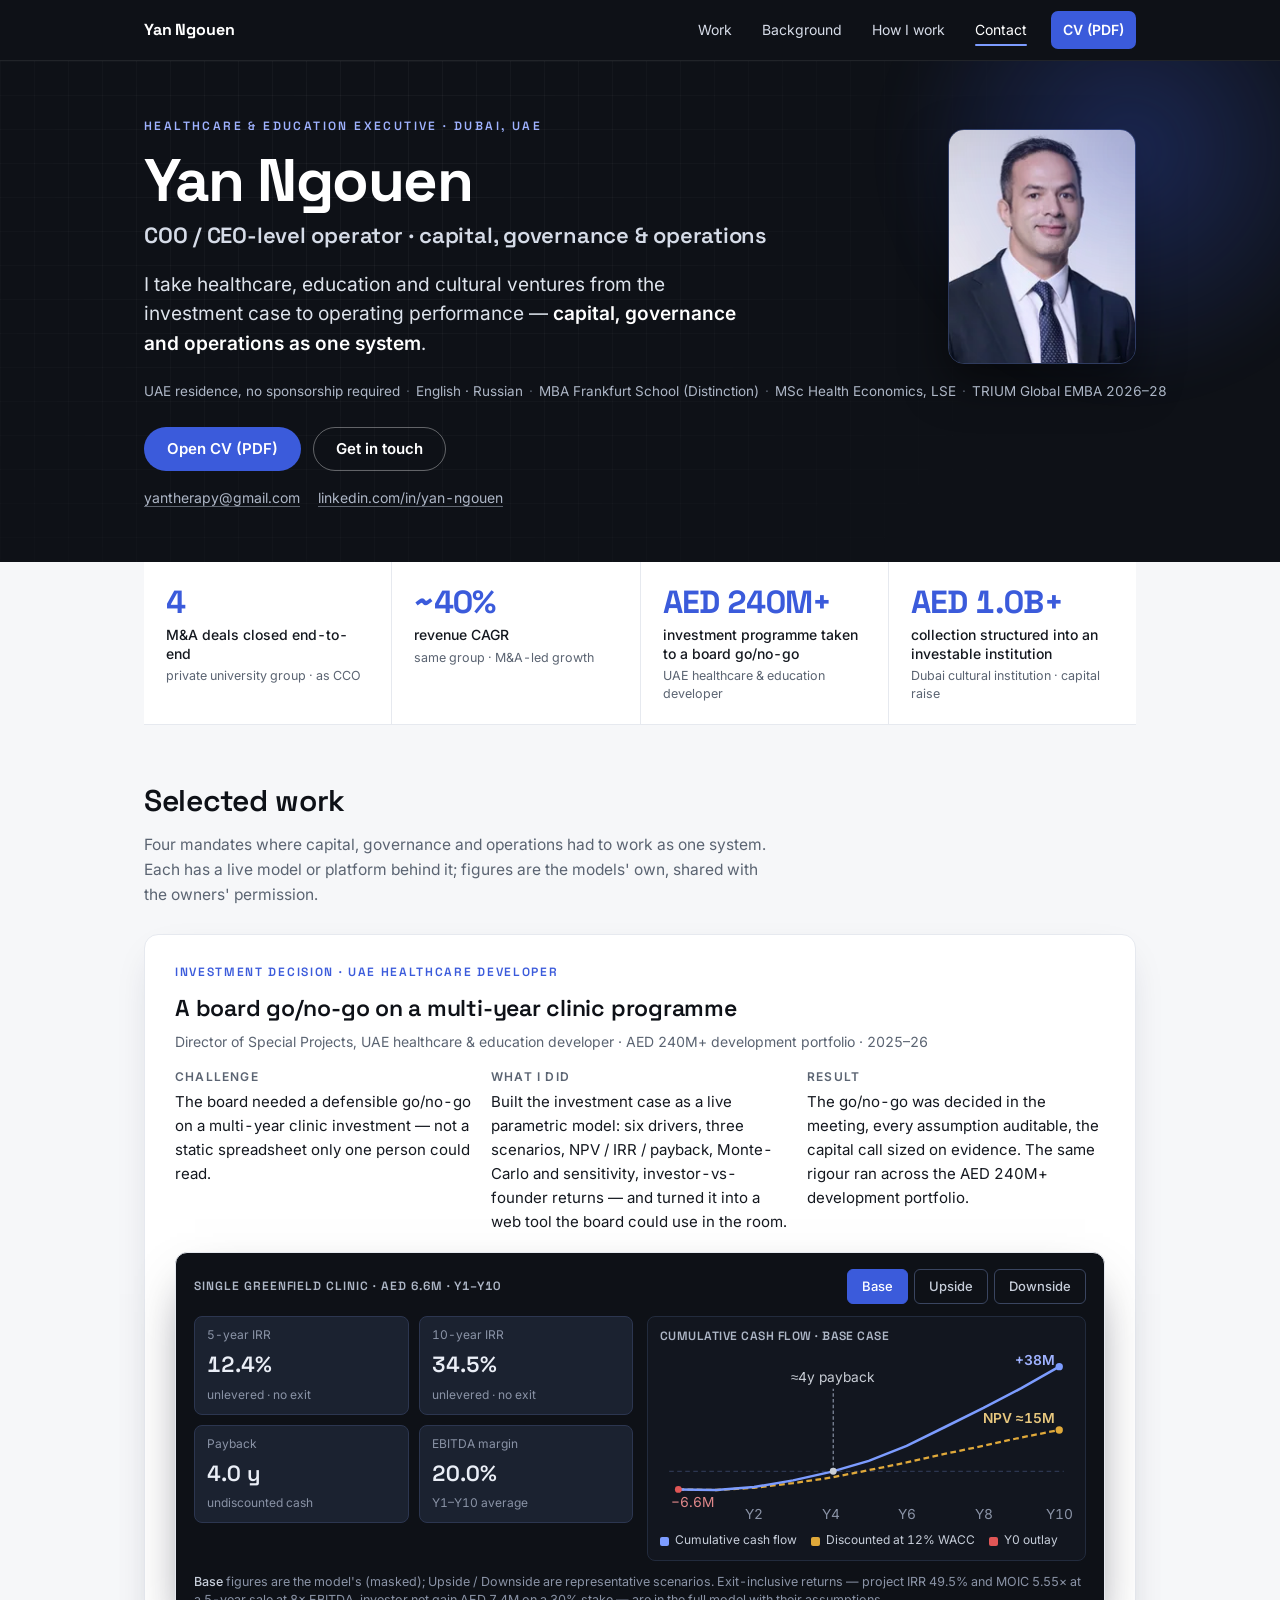
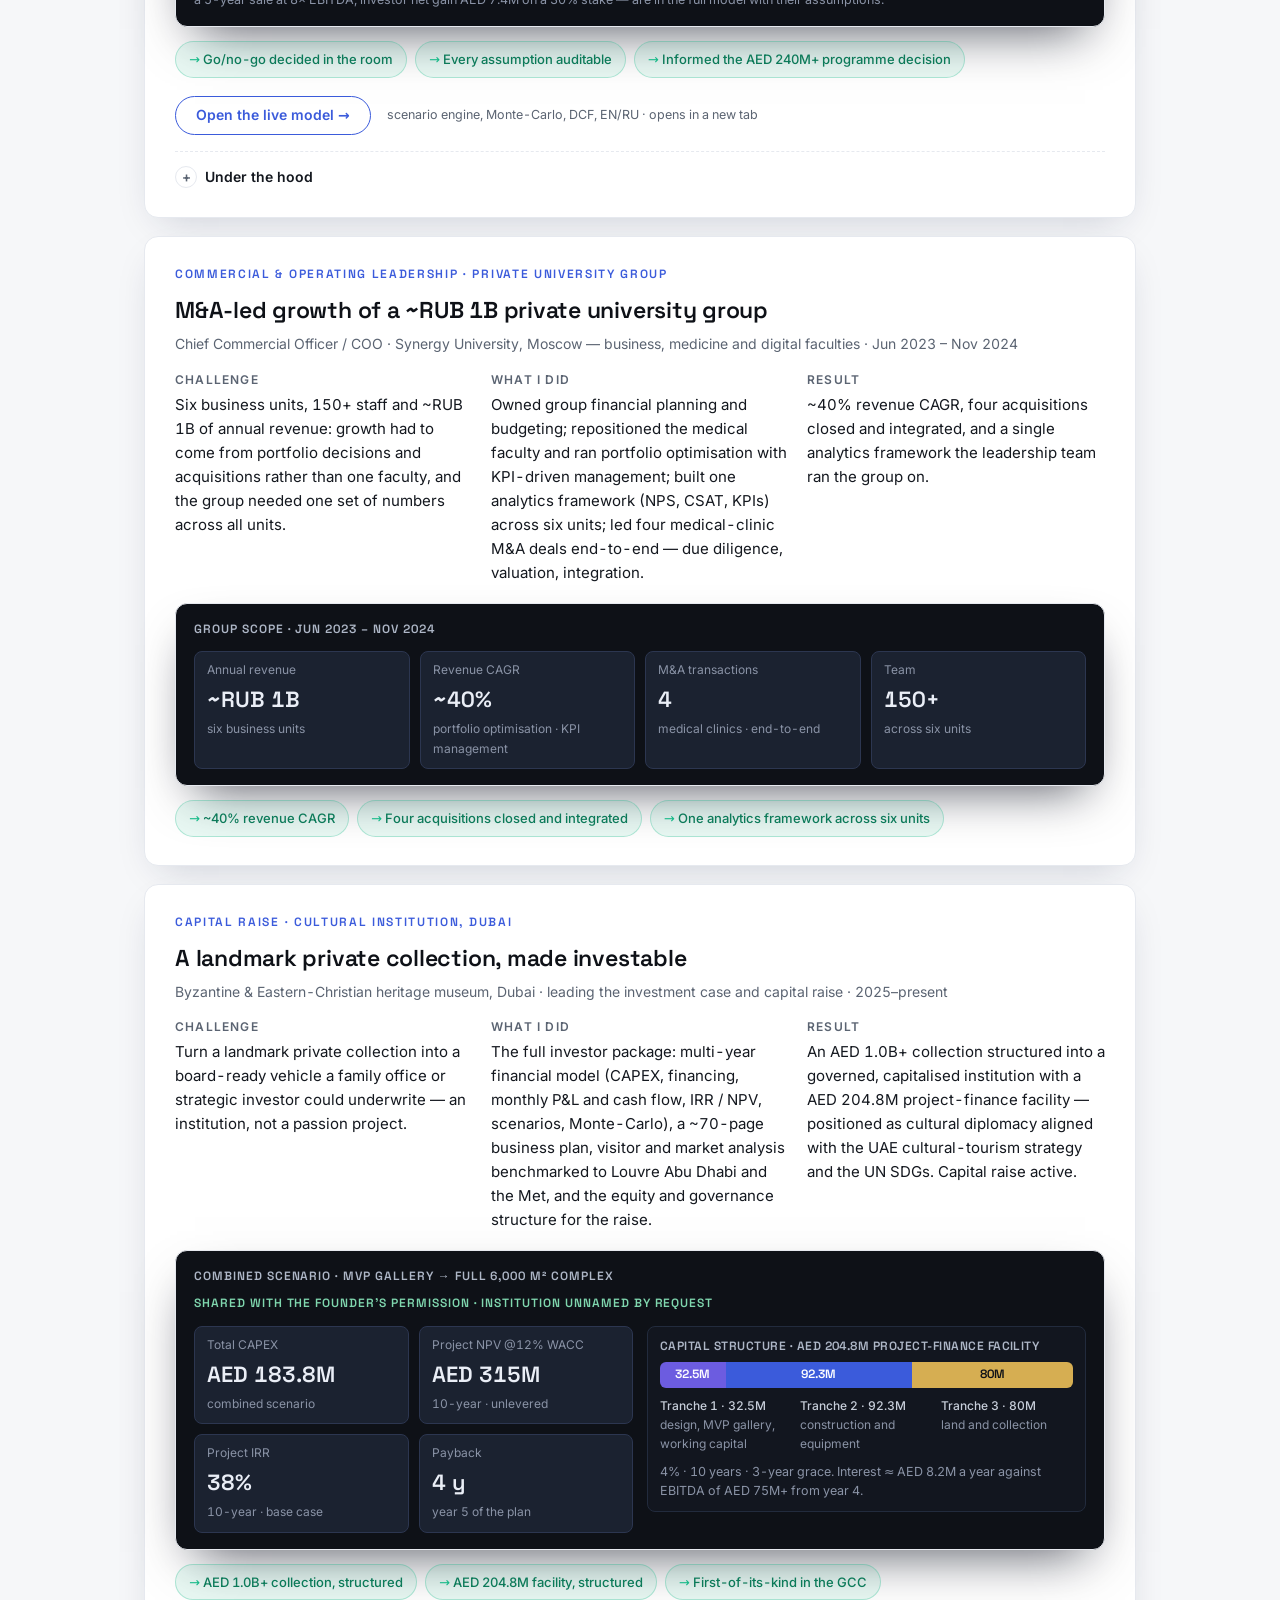
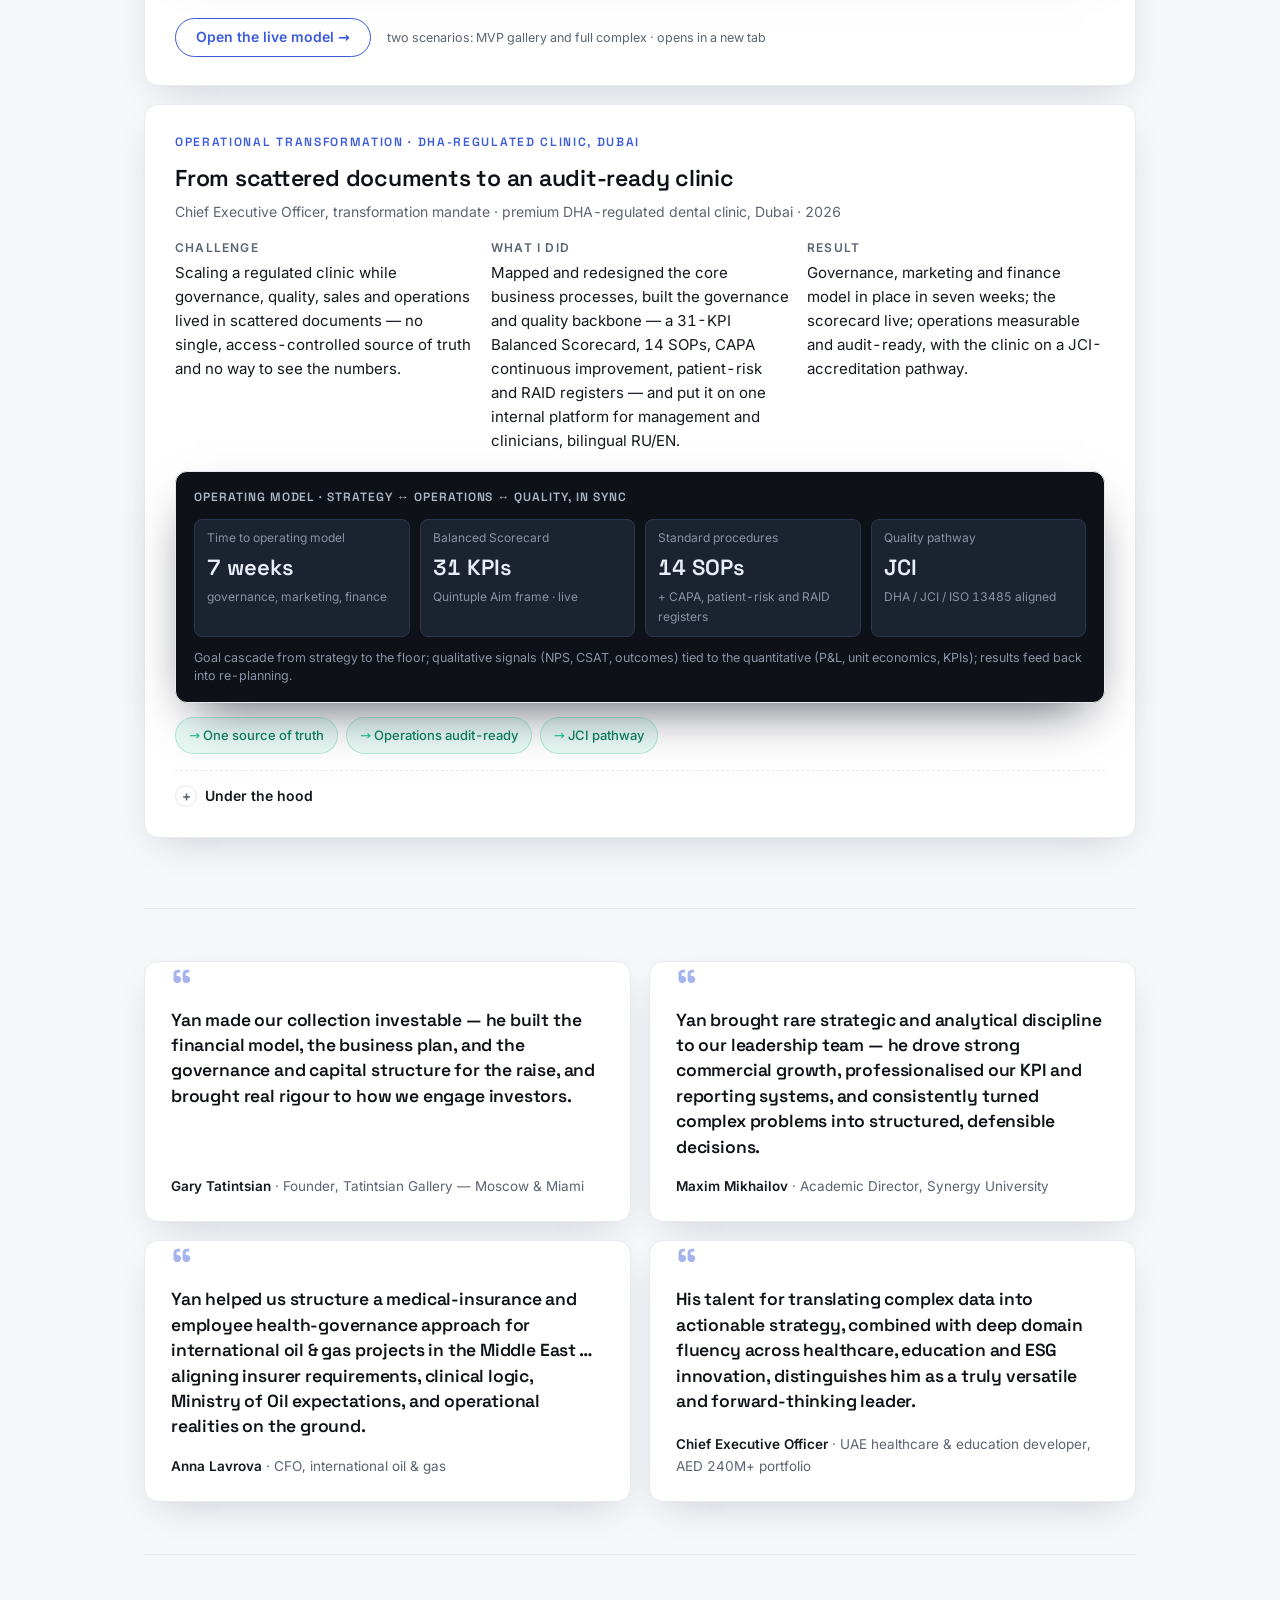
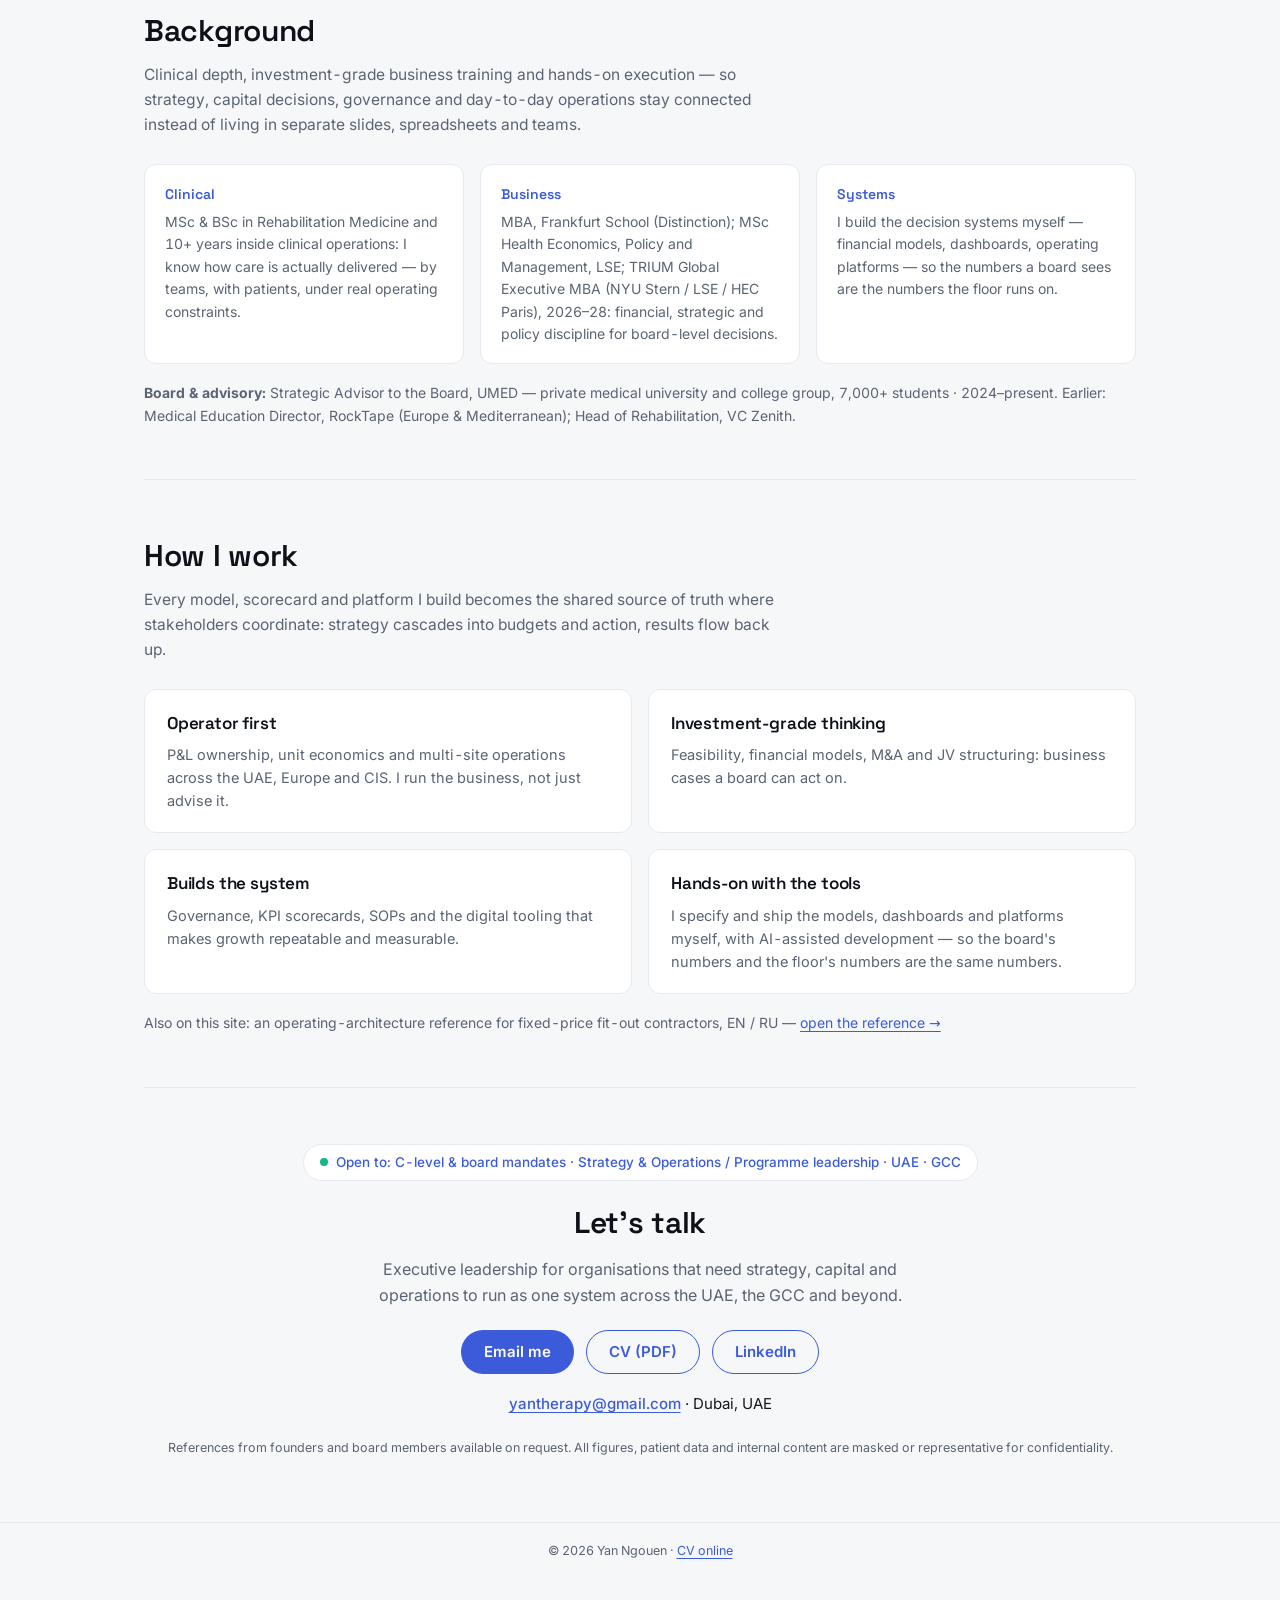
<file: index.html>
<!DOCTYPE html>
<html lang="en">
<head>
<meta charset="UTF-8">
<meta name="viewport" content="width=device-width, initial-scale=1.0">
<title>Yan Ngouen — Healthcare &amp; education executive · COO / CEO-level operator · Dubai</title>
<meta name="description" content="Yan Ngouen — healthcare &amp; education executive in Dubai. COO / CEO-level operator: takes healthcare, education and cultural ventures from the investment case to operating performance — capital, governance and operations as one system. Four M&amp;A deals closed end-to-end, an AED 240M+ investment programme taken to a board go/no-go, an AED 1.0B+ collection structured into an investable institution.">
<meta name="theme-color" content="#0E1117">
<link rel="canonical" href="https://yantheapy.github.io/yan-portfolio/">
<link rel="icon" type="image/png" href="favicon.png">
<meta property="og:type" content="profile">
<meta property="og:title" content="Yan Ngouen — Healthcare &amp; education executive · COO / CEO-level operator · Dubai">
<meta property="og:description" content="Investment cases, governance and the operating systems that make healthcare and education ventures perform. Four M&amp;A deals, an AED 240M+ investment programme, an AED 1.0B+ collection made investable. Dubai, UAE.">
<meta property="og:image" content="https://yantheapy.github.io/yan-portfolio/og-image-2.png">
<meta property="og:image:width" content="1200">
<meta property="og:image:height" content="630">
<meta property="og:url" content="https://yantheapy.github.io/yan-portfolio/">
<meta name="twitter:card" content="summary_large_image">
<meta name="twitter:title" content="Yan Ngouen — Healthcare &amp; education executive · COO / CEO-level operator · Dubai">
<meta name="twitter:description" content="Investment cases, governance and operations for healthcare and education ventures. Dubai, UAE.">
<meta name="twitter:image" content="https://yantheapy.github.io/yan-portfolio/og-image-2.png">
<link rel="preload" href="assets/fonts/inter-latin-400-normal.woff2" as="font" type="font/woff2" crossorigin>
<link rel="preload" href="assets/fonts/space-grotesk-latin-700-normal.woff2" as="font" type="font/woff2" crossorigin>
<link rel="stylesheet" href="assets/fonts.css">
<script type="application/ld+json">
{
  "@context": "https://schema.org",
  "@type": "Person",
  "name": "Yan Ngouen",
  "jobTitle": "Healthcare & education executive · COO / CEO-level operator",
  "description": "Healthcare and education executive in Dubai: takes ventures from the investment case to operating performance — capital, governance and operations as one system.",
  "url": "https://yantheapy.github.io/yan-portfolio/",
  "image": "https://yantheapy.github.io/yan-portfolio/photo.jpg",
  "email": "mailto:yantherapy@gmail.com",
  "sameAs": ["https://www.linkedin.com/in/yan-ngouen/"],
  "address": {"@type": "PostalAddress", "addressLocality": "Dubai", "addressCountry": "AE"},
  "knowsLanguage": ["en", "ru"],
  "alumniOf": [
    {"@type": "CollegeOrUniversity", "name": "Frankfurt School of Finance & Management"},
    {"@type": "CollegeOrUniversity", "name": "London School of Economics and Political Science"}
  ]
}
</script>
<style>
  :root{
    --ink:#0E1117; --ink2:#171C28; --paper:#FFFFFF; --bg:#F6F7F9;
    --text:#14181F; --muted:#5B6472; --line:#E6E9EF;
    --accent:#3B5BDB; --accent-hover:#2F4BC4; --accent2:#7C9CFF; --good:#12B886; --good-ink:#0C7A59;
    --dark-muted:#8A93A6; --dark-text:#C7CEDA;
    --shadow-light:0 14px 38px -16px rgba(22,32,68,.22);
    --shadow-dark:0 22px 50px -20px rgba(4,9,24,.7);
  }
  *{box-sizing:border-box;margin:0;padding:0}
  html{scroll-behavior:smooth}
  body{font-family:'Inter',system-ui,-apple-system,"Segoe UI",Roboto,sans-serif;color:var(--text);background:var(--bg);line-height:1.6;font-weight:400;-webkit-font-smoothing:antialiased;font-variant-numeric:tabular-nums}
  .wrap{max-width:1040px;margin:0 auto;padding:0 24px}
  h1,h2,h3,h4,.dsp{font-family:'Space Grotesk','Inter',system-ui,sans-serif;font-weight:600;letter-spacing:-.01em;text-wrap:balance}
  a{color:var(--accent);text-decoration:none}
  a:hover{text-decoration:underline;text-underline-offset:3px}
  :focus-visible{outline:2px solid var(--accent2);outline-offset:3px;border-radius:4px}
  section{scroll-margin-top:76px}
  img{max-width:100%}

  /* SKIP LINK */
  .skip{position:absolute;left:-9999px;top:0;z-index:120;background:var(--accent);color:#fff;padding:10px 16px;border-radius:0 0 8px 0;font-size:13px}
  .skip:focus{left:0}

  /* TOP NAV */
  .topnav{position:sticky;top:0;z-index:60;background:var(--ink);border-bottom:1px solid rgba(255,255,255,.08)}
  .nav-inner{display:flex;align-items:center;justify-content:space-between;gap:16px;min-height:60px}
  .navbrand{color:#fff;font-family:'Space Grotesk',sans-serif;font-weight:700;font-size:16px;letter-spacing:-.01em;white-space:nowrap}
  .navbrand:hover{text-decoration:none;color:var(--accent2)}
  .navlinks{display:flex;align-items:center;gap:6px}
  .navlinks a{font-size:14px;color:#D6DCE8;padding:8px 12px;border-radius:7px;white-space:nowrap;position:relative;transition:color .2s,background .2s}
  .navlinks a:hover{text-decoration:none}
  .navlinks a:not(.navcta):hover{color:#fff;background:rgba(255,255,255,.08)}
  .navlinks a.active{color:#fff}
  .navlinks a.active:not(.navcta)::after{content:"";position:absolute;left:12px;right:12px;bottom:3px;height:2px;border-radius:2px;background:var(--accent2)}
  .navcta{color:#fff!important;background:var(--accent);padding:9px 16px;border-radius:999px;font-weight:600;margin-left:6px;transition:transform .2s,background .2s}
  .navcta:hover{background:var(--accent-hover);transform:translateY(-1px)}
  .navtoggle{display:none;background:none;border:1px solid rgba(255,255,255,.22);color:#fff;border-radius:8px;padding:8px 12px;font:inherit;font-size:14px;cursor:pointer;min-height:40px}
  @media(max-width:900px){
    .navtoggle{display:inline-flex;align-items:center;gap:8px}
    .navlinks{display:none;position:absolute;left:0;right:0;top:100%;background:var(--ink);border-bottom:1px solid rgba(255,255,255,.1);flex-direction:column;align-items:stretch;padding:8px 16px 14px;gap:2px;box-shadow:0 20px 40px -20px rgba(0,0,0,.6)}
    .navlinks.open{display:flex}
    .navlinks a{font-size:16px;padding:12px 10px;white-space:normal}
    .navlinks a.active:not(.navcta)::after{display:none}
    .navcta{margin:8px 0 0;text-align:center}
  }

  /* HERO (dark) */
  .hero{background:var(--ink);color:#EEF1F6;position:relative;overflow:hidden}
  .hero::before{content:"";position:absolute;inset:0;
    background-image:linear-gradient(rgba(255,255,255,.04) 1px,transparent 1px),linear-gradient(90deg,rgba(255,255,255,.04) 1px,transparent 1px);
    background-size:34px 34px;mask-image:radial-gradient(circle at 30% 20%,#000,transparent 75%);-webkit-mask-image:radial-gradient(circle at 30% 20%,#000,transparent 75%)}
  .hero::after{content:"";position:absolute;width:540px;height:540px;right:-120px;top:-180px;border-radius:50%;
    background:radial-gradient(circle,rgba(59,91,219,.30),transparent 62%);filter:blur(20px);pointer-events:none}
  .hero .wrap{position:relative;padding:56px 24px 52px}
  .herotext{min-width:0}
  .hero picture{float:right;margin:6px 0 16px 40px}
  .hero-actions,.hero-links{clear:none}
  .eyebrow{font-family:'Space Grotesk',sans-serif;letter-spacing:.2em;text-transform:uppercase;font-size:12px;color:#9FB2FF;font-weight:600}
  .hero h1{font-size:60px;line-height:1.02;margin:14px 0 10px;color:#fff;font-weight:700;letter-spacing:-.025em}
  .hero .role{font-family:'Space Grotesk',sans-serif;font-size:22px;line-height:1.3;color:#D6DCE8;font-weight:600;letter-spacing:-.01em}
  .spine{font-size:19px;line-height:1.55;margin:20px 0 22px;color:#DDE3EC;font-weight:400;max-width:620px}
  .spine b{font-weight:600;color:#fff}
  .meta{font-size:13.5px;color:#AEB7C7;line-height:1.7;max-width:620px}
  .meta span{white-space:nowrap}
  .meta i{font-style:normal;color:#5B6472;padding:0 6px}
  .hero-actions{display:flex;flex-wrap:wrap;align-items:center;gap:12px;margin-top:24px}
  .btn{display:inline-flex;align-items:center;gap:8px;padding:12px 22px;border-radius:999px;font-size:15px;font-weight:600;line-height:1.2;transition:transform .2s,background .2s,border-color .2s;border:1px solid transparent}
  .btn:hover{text-decoration:none;transform:translateY(-1px)}
  .btn.primary{background:var(--accent);color:#fff}
  .btn.primary:hover{background:var(--accent-hover)}
  .btn.ghost-light{background:transparent;color:#fff;border-color:rgba(255,255,255,.35)}
  .btn.ghost-light:hover{border-color:#fff;background:rgba(255,255,255,.06)}
  .hero-links{display:flex;flex-wrap:wrap;gap:6px 18px;margin-top:16px;font-size:14px}
  .hero-links a{color:#AEB7C7;text-decoration:underline;text-underline-offset:3px;text-decoration-color:rgba(174,183,199,.5)}
  .hero-links a:hover{color:#fff}
  .headshot{width:188px;height:235px;border-radius:16px;object-fit:cover;object-position:center top;border:1px solid rgba(124,156,255,.30);box-shadow:0 18px 44px rgba(0,0,0,.5);flex:none;margin-top:6px}
  @media(max-width:720px){
    .hero .wrap{padding:26px 20px 32px}
    .meta span{white-space:normal}
    .hero picture{margin:2px 0 8px 14px}
    .headshot{width:88px;height:110px;margin:0;border-radius:12px}
    .hero h1{font-size:36px;margin:10px 0 8px}
    .hero .role{font-size:18px}
    .spine{font-size:17px;line-height:1.5;margin:14px 0 12px}
    .meta{font-size:13px}
    .hero-actions{margin-top:16px}
    .hero-actions .btn{flex:1 1 auto;justify-content:center}
    .hero-links{margin-top:12px}
  }

  /* METRICS */
  .metrics{display:grid;grid-template-columns:repeat(4,1fr);gap:1px;background:var(--line);border-bottom:1px solid var(--line)}
  .metric{background:var(--paper);padding:24px 22px 22px}
  .metric .num{font-family:'Space Grotesk',sans-serif;font-size:32px;color:var(--accent);line-height:1;font-weight:700;white-space:nowrap;letter-spacing:-.02em}
  .metric .lbl{font-size:14px;color:var(--text);margin-top:8px;line-height:1.35;font-weight:500}
  .metric .sub{font-size:12.5px;color:var(--muted);margin-top:4px;line-height:1.4}
  @media(max-width:720px){
    .metrics{grid-template-columns:repeat(2,1fr)}
    .metric{padding:18px 16px}
    .metric .num{font-size:clamp(24px,7vw,30px)}
    .metric .lbl{font-size:13px}
  }

  .sec{padding:52px 0;border-bottom:1px solid var(--line)}
  .sec-head{margin-bottom:8px}
  .sec-head h2{font-size:30px;color:var(--ink)}
  .sec-sub{color:var(--muted);font-size:15.5px;margin-bottom:26px;max-width:640px}
  @media(max-width:720px){.sec{padding:40px 0}.sec-head h2{font-size:26px}}

  .triad{display:grid;grid-template-columns:repeat(3,1fr);gap:16px}
  .tcard{padding:18px 20px;border:1px solid var(--line);border-radius:12px;background:var(--paper)}
  .tcard .th{font-family:'Space Grotesk',sans-serif;font-size:14px;color:var(--accent);font-weight:600;margin-bottom:6px}
  .tcard p{font-size:14px;color:var(--muted)}
  @media(max-width:720px){.triad{grid-template-columns:1fr}}

  /* CASES */
  .case{background:var(--paper);border:1px solid var(--line);border-radius:14px;padding:28px 30px;margin-bottom:18px;box-shadow:var(--shadow-light)}
  .case .tag{font-family:'Space Grotesk',sans-serif;font-size:12px;letter-spacing:.14em;text-transform:uppercase;color:var(--accent);font-weight:600}
  .case h3{font-size:23px;margin:8px 0 4px;color:var(--ink)}
  .case .ctx{color:var(--muted);font-size:14px;margin-bottom:14px}
  .blocks{display:grid;grid-template-columns:repeat(3,1fr);gap:18px;margin:6px 0 4px}
  .block .k{font-size:12px;letter-spacing:.1em;text-transform:uppercase;color:var(--muted);font-weight:600;margin-bottom:4px}
  .block p{font-size:15px}
  @media(max-width:860px){.blocks{grid-template-columns:1fr;gap:12px}}
  @media(max-width:720px){.case{padding:22px 18px}.case h3{font-size:21px}}
  .stack{display:flex;flex-wrap:wrap;gap:8px;margin-top:16px}
  .stack span{font-size:12.5px;padding:5px 11px;background:var(--bg);border-radius:6px;color:var(--muted)}
  .outcome{display:flex;flex-wrap:wrap;gap:8px;margin-top:14px}
  .outcome .o{font-size:13px;padding:7px 13px;border-radius:999px;background:rgba(18,184,134,.09);border:1px solid rgba(18,184,134,.28);color:var(--good-ink);font-weight:500}
  .outcome .o::before{content:"→ ";color:var(--good)}
  .case-actions{display:flex;flex-wrap:wrap;align-items:center;gap:10px 16px;margin-top:18px}
  .btn.outline{background:transparent;color:var(--accent);border-color:var(--accent);padding:10px 20px;font-size:14px}
  .btn.outline:hover{background:rgba(59,91,219,.07)}
  .case-actions .hint{font-size:12.5px;color:var(--muted)}
  details.hood{margin-top:16px;border-top:1px dashed var(--line);padding-top:12px}
  details.hood summary{cursor:pointer;font-size:14px;font-weight:600;color:var(--text);list-style:none;display:inline-flex;align-items:center;gap:8px}
  details.hood summary::-webkit-details-marker{display:none}
  details.hood summary::before{content:"+";display:inline-flex;width:20px;height:20px;border-radius:50%;border:1px solid var(--line);align-items:center;justify-content:center;font-size:14px;color:var(--muted)}
  details.hood[open] summary::before{content:"–"}
  details.hood p{font-size:14px;color:var(--muted);margin-top:10px;max-width:760px}

  /* evidence panel (dark) */
  .ev{margin-top:18px;background:#0E1117;border:1px solid var(--line);border-radius:12px;padding:16px 18px;color:#EAEEF6;box-shadow:var(--shadow-dark)}
  .ev-head{display:flex;flex-wrap:wrap;align-items:center;justify-content:space-between;gap:8px 16px;margin-bottom:12px}
  .ev-title{font-family:'Space Grotesk',sans-serif;font-size:12px;letter-spacing:.08em;text-transform:uppercase;color:#AEB7C7;font-weight:600}
  .scn{display:flex;gap:6px}
  .scn button{font:inherit;font-size:13px;font-weight:500;padding:6px 14px;border-radius:6px;border:1px solid #3A4560;background:transparent;color:#C7CEDA;cursor:pointer;transition:background .2s,border-color .2s,color .2s}
  .scn button:hover{border-color:var(--accent2);color:#fff}
  .scn button[aria-selected="true"]{background:var(--accent);border-color:var(--accent);color:#fff}
  .ev-grid{display:grid;grid-template-columns:minmax(0,1fr) minmax(0,1fr);gap:14px;align-items:start}
  .kpis{display:grid;grid-template-columns:repeat(2,1fr);gap:10px}
  .kpis.four{grid-template-columns:repeat(4,1fr)}
  @media(max-width:860px){.kpis.four{grid-template-columns:repeat(2,1fr)}}
  .kpi{background:#1B2230;border:1px solid #2C3650;border-radius:8px;padding:10px 12px}
  .kpi .l{font-size:12px;color:var(--dark-muted);line-height:1.35}
  .kpi .v{font-family:'Space Grotesk',sans-serif;font-size:22px;color:#EAEEF6;margin-top:4px;font-weight:600;white-space:nowrap}
  .kpi .b{font-size:12px;color:var(--dark-muted);margin-top:2px}
  .chart{background:#12161F;border:1px solid #222B3D;border-radius:8px;padding:10px 12px}
  .chart h4{font-family:'Space Grotesk',sans-serif;font-size:12px;color:#AEB7C7;font-weight:600;letter-spacing:.04em;text-transform:uppercase;margin-bottom:6px}
  .chart svg{width:100%;height:auto;display:block;max-width:470px}
  .leg{font-size:12px;color:var(--dark-text);margin-top:6px;display:flex;flex-wrap:wrap;gap:4px 14px}
  .leg i{display:inline-block;width:9px;height:9px;border-radius:2px;margin-right:6px;vertical-align:middle}
  .ev-cap{font-size:12.5px;color:var(--dark-muted);margin-top:12px;line-height:1.5}
  .ev-cap b{color:var(--dark-text);font-weight:500}
  .sbar{display:flex;height:26px;border-radius:6px;overflow:hidden;margin:6px 0 8px}
  .sbar span{display:flex;align-items:center;justify-content:center;height:100%;font-size:12px;font-weight:600;color:#fff;font-family:'Space Grotesk',sans-serif}
  .tranches{display:grid;grid-template-columns:repeat(3,1fr);gap:8px;font-size:12px;color:var(--dark-muted)}
  .tranches b{display:block;color:var(--dark-text);font-weight:500}
  @media(max-width:860px){.ev-grid{grid-template-columns:1fr}.chart svg{max-width:100%}}
  @media(max-width:720px){.ev{padding:14px}.kpi .v{font-size:20px}.scn{width:100%}.scn button{flex:1;padding:8px 6px}.block p{font-size:14.5px}}
  @media(max-width:600px){.chart{display:none}.kpis{gap:8px}}

  /* PULL QUOTES */
  .quotewrap{padding:52px 0;border-bottom:1px solid var(--line)}
  .quotes{display:grid;grid-template-columns:repeat(2,1fr);gap:18px}
  .quote{background:var(--paper);border:1px solid var(--line);border-radius:14px;padding:24px 26px;box-shadow:var(--shadow-light);display:flex;flex-direction:column}
  .quote .mark{display:block;font-family:'Space Grotesk',sans-serif;font-size:44px;line-height:0;height:22px;color:var(--accent);opacity:.45}
  .quote blockquote{margin:0;flex:1}
  .quote p{font-family:'Space Grotesk',sans-serif;font-weight:600;font-size:17.5px;line-height:1.45;letter-spacing:-.01em;color:var(--ink)}
  .quote .by{margin-top:16px;font-size:13.5px;color:var(--muted)}
  .quote .by b{color:var(--text);font-weight:600}
  @media(max-width:860px){.quotes{grid-template-columns:1fr}}
  @media(max-width:720px){.quotewrap{padding:40px 0}.quote p{font-size:16.5px}}

  /* HOW I WORK */
  .caps{display:grid;grid-template-columns:repeat(2,1fr);gap:16px}
  .cap{padding:20px 22px;border:1px solid var(--line);border-radius:12px;background:var(--paper)}
  .cap h3{font-size:17px;margin-bottom:6px;color:var(--ink)}
  .cap p{font-size:14.5px;color:var(--muted)}
  @media(max-width:720px){.caps{grid-template-columns:1fr}}
  .aside-link{margin-top:18px;font-size:14px;color:var(--muted)}
  .aside-link a,.contact .email a,footer a{text-decoration:underline;text-underline-offset:3px}

  /* CONTACT */
  .contact{padding:56px 0 64px;text-align:center}
  .contact h2{font-size:30px;color:var(--ink);margin-bottom:10px}
  .contact .lead{color:var(--muted);font-size:16px;max-width:560px;margin:0 auto 22px}
  .avail{display:inline-flex;align-items:center;gap:8px;font-size:13.5px;color:var(--accent);border:1px solid var(--line);background:var(--paper);border-radius:999px;padding:7px 16px;margin-bottom:18px;font-weight:500;max-width:100%;text-align:left}
  .avail .dot{flex:none;display:inline-block;width:8px;height:8px;border-radius:50%;background:var(--good)}
  .ctas{display:flex;gap:12px;justify-content:center;flex-wrap:wrap}
  .btn.ghost{background:transparent;color:var(--accent);border-color:var(--accent)}
  .btn.ghost:hover{background:rgba(59,91,219,.07)}
  .contact .email{margin-top:18px;font-size:15px}
  .contact .email a{font-weight:500}
  .fineprint{margin-top:22px;font-size:12.5px;color:var(--muted)}
  footer{padding:18px 0 40px;font-size:12.5px;color:var(--muted);text-align:center;border-top:1px solid var(--line)}
  @media(max-width:720px){.ctas .btn{flex:1 1 100%;justify-content:center}}

  @media(prefers-reduced-motion:reduce){
    *{scroll-behavior:auto!important;transition:none!important;animation:none!important}
  }

  @media print{
    @page{margin:12mm 0}
    .topnav,.skip,.navtoggle{display:none!important}
    body{background:#fff}
    .hero,.ev{-webkit-print-color-adjust:exact;print-color-adjust:exact}
    .case,.cap,.quote,.block{break-inside:avoid}
    details.hood{display:none}
    a{color:var(--text)}
  }
</style>
</head>
<body>
  <a class="skip" href="#main">Skip to content</a>

  <header class="topnav">
    <div class="wrap nav-inner">
      <a class="navbrand" href="#top">Yan Ngouen</a>
      <button class="navtoggle" id="navtoggle" type="button" aria-expanded="false" aria-controls="navlinks">Menu</button>
      <nav class="navlinks" id="navlinks" aria-label="Section navigation">
        <a href="#work">Work</a>
        <a href="#background">Background</a>
        <a href="#how">How I work</a>
        <a href="#contact">Contact</a>
        <a class="navcta" href="YanNgouen_CV.pdf" target="_blank" rel="noopener">CV (PDF)</a>
      </nav>
    </div>
  </header>

  <section class="hero" id="top" aria-label="Introduction">
    <div class="wrap herowrap">
      <div class="herotext">
        <picture>
          <source type="image/webp" srcset="photo.webp 1x, photo-2x.webp 2x">
          <img class="headshot" src="photo.jpg" alt="Yan Ngouen" width="188" height="235" fetchpriority="high">
        </picture>
        <div class="eyebrow">Healthcare &amp; education executive · Dubai, UAE</div>
        <h1>Yan Ngouen</h1>
        <p class="role">COO / CEO-level operator · capital, governance &amp; operations</p>
        <p class="spine">I take healthcare, education and cultural ventures from the investment case to operating performance — <b>capital, governance and operations as one system</b>.</p>
        <p class="meta"><span>UAE residence, no sponsorship required</span><i>·</i><span>English · Russian</span><i>·</i><span>MBA Frankfurt School (Distinction)</span><i>·</i><span>MSc Health Economics, LSE</span><i>·</i><span>TRIUM Global EMBA 2026–28</span></p>
        <div class="hero-actions">
          <a class="btn primary" href="YanNgouen_CV.pdf" target="_blank" rel="noopener">Open CV (PDF)</a>
          <a class="btn ghost-light" href="#contact">Get in touch</a>
        </div>
        <div class="hero-links">
          <a href="mailto:yantherapy@gmail.com">yantherapy@gmail.com</a>
          <a href="https://www.linkedin.com/in/yan-ngouen/" rel="noopener">linkedin.com/in/yan-ngouen</a>
        </div>
      </div>
    </div>
  </section>

  <main id="main" class="wrap">
    <div class="metrics" role="group" aria-label="Key figures">
      <div class="metric"><div class="num">4</div><div class="lbl">M&amp;A deals closed end-to-end</div><div class="sub">private university group · as CCO</div></div>
      <div class="metric"><div class="num">~40%</div><div class="lbl">revenue CAGR</div><div class="sub">same group · M&amp;A-led growth</div></div>
      <div class="metric"><div class="num">AED 240M+</div><div class="lbl">investment programme taken to a board go/no-go</div><div class="sub">UAE healthcare &amp; education developer</div></div>
      <div class="metric"><div class="num">AED 1.0B+</div><div class="lbl">collection structured into an investable institution</div><div class="sub">Dubai cultural institution · capital raise</div></div>
    </div>

    <section id="work" class="sec">
      <div class="sec-head"><h2>Selected work</h2></div>
      <p class="sec-sub">Four mandates where capital, governance and operations had to work as one system. Each has a live model or platform behind it; figures are the models' own, shared with the owners' permission.</p>

      <article class="case" id="case-clinic">
        <div class="tag">Investment decision · UAE healthcare developer</div>
        <h3>A board go/no-go on a multi-year clinic programme</h3>
        <div class="ctx">Director of Special Projects, UAE healthcare &amp; education developer · AED 240M+ development portfolio · 2025–26</div>
        <div class="blocks">
          <div class="block"><div class="k">Challenge</div><p>The board needed a defensible go/no-go on a multi-year clinic investment — not a static spreadsheet only one person could read.</p></div>
          <div class="block"><div class="k">What I did</div><p>Built the investment case as a live parametric model: six drivers, three scenarios, NPV / IRR / payback, Monte-Carlo and sensitivity, investor-vs-founder returns — and turned it into a web tool the board could use in the room.</p></div>
          <div class="block"><div class="k">Result</div><p>The go/no-go was decided in the meeting, every assumption auditable, the capital call sized on evidence. The same rigour ran across the AED 240M+ development portfolio.</p></div>
        </div>

        <div class="ev" role="group" aria-label="Investment model preview">
          <div class="ev-head">
            <div class="ev-title">Single greenfield clinic · AED 6.6M · Y1–Y10</div>
            <div class="scn" id="scn" role="tablist" aria-label="Scenario">
              <button type="button" role="tab" data-s="base" aria-selected="true">Base</button>
              <button type="button" role="tab" data-s="upside" aria-selected="false" tabindex="-1">Upside</button>
              <button type="button" role="tab" data-s="downside" aria-selected="false" tabindex="-1">Downside</button>
            </div>
          </div>
          <div class="ev-grid">
            <div class="kpis" id="kpis" aria-live="polite">
              <div class="kpi"><div class="l">5-year IRR</div><div class="v" data-k="irr5">12.4%</div><div class="b">unlevered · no exit</div></div>
              <div class="kpi"><div class="l">10-year IRR</div><div class="v" data-k="irr10">34.5%</div><div class="b">unlevered · no exit</div></div>
              <div class="kpi"><div class="l">Payback</div><div class="v" data-k="payback">4.0 y</div><div class="b">undiscounted cash</div></div>
              <div class="kpi"><div class="l">EBITDA margin</div><div class="v" data-k="ebitda">20.0%</div><div class="b">Y1–Y10 average</div></div>
            </div>
            <div class="chart">
              <h4>Cumulative cash flow · base case</h4>
              <svg viewBox="0 0 360 150" xmlns="http://www.w3.org/2000/svg" role="img" aria-label="Cumulative cash flow: minus 6.6 million at year zero, break-even near year four, about 38 million undiscounted by year ten; discounted at 12 percent it builds to a project NPV of about 15 million">
                <line x1="8" y1="104" x2="352" y2="104" stroke="#2C3650" stroke-width="1" stroke-dasharray="4,3"/>
                <line x1="151" y1="104" x2="151" y2="32" stroke="#8A93A6" stroke-width="1" stroke-dasharray="3,2"/>
                <polyline points="16,119.8 49,120.3 82,118.4 116,114.3 149,109.5 182,103.0 215,96.3 248,88.9 282,81.7 315,74.5 348,68.0" fill="none" stroke="#E0A93A" stroke-width="2" stroke-dasharray="5,3"/>
                <polyline points="16,119.8 49,120.3 82,117.7 116,111.9 149,104.5 182,94.9 215,81.9 248,65.6 282,48.8 315,31.5 348,12.8" fill="none" stroke="#7C9CFF" stroke-width="2.2"/>
                <circle cx="16" cy="119.8" r="3" fill="#E05656"/>
                <circle cx="151" cy="104" r="3" fill="#C9CED6"/>
                <circle cx="348" cy="12.8" r="3.2" fill="#7C9CFF"/>
                <circle cx="348" cy="68.0" r="3.2" fill="#E0A93A"/>
                <text x="151" y="26" fill="#C9CED6" font-size="12" text-anchor="middle" font-family="Inter, sans-serif">≈4y payback</text>
                <text x="344" y="11" fill="#9FB2FF" font-size="12" text-anchor="end" font-weight="600" font-family="Inter, sans-serif">+38M</text>
                <text x="344" y="62" fill="#E7C77E" font-size="12" text-anchor="end" font-weight="600" font-family="Inter, sans-serif">NPV ≈15M</text>
                <text x="10" y="135" fill="#E0888A" font-size="12" text-anchor="start" font-family="Inter, sans-serif">−6.6M</text>
                <text x="82" y="146" fill="#8A93A6" font-size="12" text-anchor="middle" font-family="Inter, sans-serif">Y2</text>
                <text x="149" y="146" fill="#8A93A6" font-size="12" text-anchor="middle" font-family="Inter, sans-serif">Y4</text>
                <text x="215" y="146" fill="#8A93A6" font-size="12" text-anchor="middle" font-family="Inter, sans-serif">Y6</text>
                <text x="282" y="146" fill="#8A93A6" font-size="12" text-anchor="middle" font-family="Inter, sans-serif">Y8</text>
                <text x="348" y="146" fill="#8A93A6" font-size="12" text-anchor="middle" font-family="Inter, sans-serif">Y10</text>
              </svg>
              <div class="leg"><span><i style="background:#7C9CFF"></i>Cumulative cash flow</span><span><i style="background:#E0A93A"></i>Discounted at 12% WACC</span><span><i style="background:#E05656"></i>Y0 outlay</span></div>
            </div>
          </div>
          <p class="ev-cap" id="scnhint"><b>Base</b> figures are the model's (masked); Upside / Downside are representative scenarios. Exit-inclusive returns — project IRR 49.5% and MOIC 5.55× at a 5-year sale at 8× EBITDA, investor net gain AED 7.4M on a 30% stake — are in the full model with their assumptions.</p>
        </div>

        <div class="outcome"><span class="o">Go/no-go decided in the room</span><span class="o">Every assumption auditable</span><span class="o">Informed the AED 240M+ programme decision</span></div>
        <div class="case-actions">
          <a class="btn outline" href="arisha/" target="_blank" rel="noopener">Open the live model →</a>
          <span class="hint">scenario engine, Monte-Carlo, DCF, EN/RU · opens in a new tab</span>
        </div>
        <details class="hood">
          <summary>Under the hood</summary>
          <p>A multi-thousand-formula Excel model productised as a web application: six-driver scenario engine (Base / Upside / Downside), live NPV / IRR / MOIC / payback, Monte-Carlo simulation, DCF waterfall, tornado and two-way sensitivity, investor-vs-founder return models, Excel ingestion, bilingual EN/RU interface and PDF export. Specified and shipped by me with AI-assisted development.</p>
        </details>
      </article>

      <article class="case" id="case-university">
        <div class="tag">Commercial &amp; operating leadership · private university group</div>
        <h3>M&amp;A-led growth of a ~RUB 1B private university group</h3>
        <div class="ctx">Chief Commercial Officer / COO · Synergy University, Moscow — business, medicine and digital faculties · Jun 2023 – Nov 2024</div>
        <div class="blocks">
          <div class="block"><div class="k">Challenge</div><p>Six business units, 150+ staff and ~RUB 1B of annual revenue: growth had to come from portfolio decisions and acquisitions rather than one faculty, and the group needed one set of numbers across all units.</p></div>
          <div class="block"><div class="k">What I did</div><p>Owned group financial planning and budgeting; repositioned the medical faculty and ran portfolio optimisation with KPI-driven management; built one analytics framework (NPS, CSAT, KPIs) across six units; led four medical-clinic M&amp;A deals end-to-end — due diligence, valuation, integration.</p></div>
          <div class="block"><div class="k">Result</div><p>~40% revenue CAGR, four acquisitions closed and integrated, and a single analytics framework the leadership team ran the group on.</p></div>
        </div>

        <div class="ev" role="group" aria-label="University group mandate summary">
          <div class="ev-head"><div class="ev-title">Group scope · Jun 2023 – Nov 2024</div></div>
          <div class="kpis four">
            <div class="kpi"><div class="l">Annual revenue</div><div class="v">~RUB 1B</div><div class="b">six business units</div></div>
            <div class="kpi"><div class="l">Revenue CAGR</div><div class="v">~40%</div><div class="b">portfolio optimisation · KPI management</div></div>
            <div class="kpi"><div class="l">M&amp;A transactions</div><div class="v">4</div><div class="b">medical clinics · end-to-end</div></div>
            <div class="kpi"><div class="l">Team</div><div class="v">150+</div><div class="b">across six units</div></div>
          </div>
        </div>

        <div class="outcome"><span class="o">~40% revenue CAGR</span><span class="o">Four acquisitions closed and integrated</span><span class="o">One analytics framework across six units</span></div>
      </article>

      <article class="case" id="case-museum">
        <div class="tag">Capital raise · cultural institution, Dubai</div>
        <h3>A landmark private collection, made investable</h3>
        <div class="ctx">Byzantine &amp; Eastern-Christian heritage museum, Dubai · leading the investment case and capital raise · 2025–present</div>
        <div class="blocks">
          <div class="block"><div class="k">Challenge</div><p>Turn a landmark private collection into a board-ready vehicle a family office or strategic investor could underwrite — an institution, not a passion project.</p></div>
          <div class="block"><div class="k">What I did</div><p>The full investor package: multi-year financial model (CAPEX, financing, monthly P&amp;L and cash flow, IRR / NPV, scenarios, Monte-Carlo), a ~70-page business plan, visitor and market analysis benchmarked to Louvre Abu Dhabi and the Met, and the equity and governance structure for the raise.</p></div>
          <div class="block"><div class="k">Result</div><p>An AED 1.0B+ collection structured into a governed, capitalised institution with a AED 204.8M project-finance facility — positioned as cultural diplomacy aligned with the UAE cultural-tourism strategy and the UN SDGs. Capital raise active.</p></div>
        </div>

        <div class="ev" role="group" aria-label="Museum investment case preview">
          <div class="ev-head">
            <div class="ev-title">Combined scenario · MVP gallery → full 6,000 m² complex</div>
            <div class="ev-title" style="color:#7FD6AE">shared with the founder's permission · institution unnamed by request</div>
          </div>
          <div class="ev-grid">
            <div class="kpis">
              <div class="kpi"><div class="l">Total CAPEX</div><div class="v">AED 183.8M</div><div class="b">combined scenario</div></div>
              <div class="kpi"><div class="l">Project NPV @12% WACC</div><div class="v">AED 315M</div><div class="b">10-year · unlevered</div></div>
              <div class="kpi"><div class="l">Project IRR</div><div class="v">38%</div><div class="b">10-year · base case</div></div>
              <div class="kpi"><div class="l">Payback</div><div class="v">4 y</div><div class="b">year 5 of the plan</div></div>
            </div>
            <div class="chart">
              <h4>Capital structure · AED 204.8M project-finance facility</h4>
              <div class="sbar" aria-hidden="true"><span style="width:15.9%;background:#6C5CE0">32.5M</span><span style="width:45.1%;background:#3B5BDB">92.3M</span><span style="width:39%;background:#D6AE52;color:#0E1117">80M</span></div>
              <div class="tranches"><div><b>Tranche 1 · 32.5M</b>design, MVP gallery, working capital</div><div><b>Tranche 2 · 92.3M</b>construction and equipment</div><div><b>Tranche 3 · 80M</b>land and collection</div></div>
              <p class="ev-cap" style="margin-top:10px">4% · 10 years · 3-year grace. Interest ≈ AED 8.2M a year against EBITDA of AED 75M+ from year 4.</p>
            </div>
          </div>
        </div>

        <div class="outcome"><span class="o">AED 1.0B+ collection, structured</span><span class="o">AED 204.8M facility, structured</span><span class="o">First-of-its-kind in the GCC</span></div>
        <div class="case-actions">
          <a class="btn outline" href="museum-model/" target="_blank" rel="noopener">Open the live model →</a>
          <span class="hint">two scenarios: MVP gallery and full complex · opens in a new tab</span>
        </div>
      </article>

      <article class="case" id="case-platform">
        <div class="tag">Operational transformation · DHA-regulated clinic, Dubai</div>
        <h3>From scattered documents to an audit-ready clinic</h3>
        <div class="ctx">Chief Executive Officer, transformation mandate · premium DHA-regulated dental clinic, Dubai · 2026</div>
        <div class="blocks">
          <div class="block"><div class="k">Challenge</div><p>Scaling a regulated clinic while governance, quality, sales and operations lived in scattered documents — no single, access-controlled source of truth and no way to see the numbers.</p></div>
          <div class="block"><div class="k">What I did</div><p>Mapped and redesigned the core business processes, built the governance and quality backbone — a 31-KPI Balanced Scorecard, 14 SOPs, CAPA continuous improvement, patient-risk and RAID registers — and put it on one internal platform for management and clinicians, bilingual RU/EN.</p></div>
          <div class="block"><div class="k">Result</div><p>Governance, marketing and finance model in place in seven weeks; the scorecard live; operations measurable and audit-ready, with the clinic on a JCI-accreditation pathway.</p></div>
        </div>

        <div class="ev" role="group" aria-label="Operating model summary">
          <div class="ev-head"><div class="ev-title">Operating model · strategy ↔ operations ↔ quality, in sync</div></div>
          <div class="kpis four">
            <div class="kpi"><div class="l">Time to operating model</div><div class="v">7 weeks</div><div class="b">governance, marketing, finance</div></div>
            <div class="kpi"><div class="l">Balanced Scorecard</div><div class="v">31 KPIs</div><div class="b">Quintuple Aim frame · live</div></div>
            <div class="kpi"><div class="l">Standard procedures</div><div class="v">14 SOPs</div><div class="b">+ CAPA, patient-risk and RAID registers</div></div>
            <div class="kpi"><div class="l">Quality pathway</div><div class="v">JCI</div><div class="b">DHA / JCI / ISO 13485 aligned</div></div>
          </div>
          <p class="ev-cap">Goal cascade from strategy to the floor; qualitative signals (NPS, CSAT, outcomes) tied to the quantitative (P&amp;L, unit economics, KPIs); results feed back into re-planning.</p>
        </div>

        <div class="outcome"><span class="o">One source of truth</span><span class="o">Operations audit-ready</span><span class="o">JCI pathway</span></div>
        <details class="hood">
          <summary>Under the hood</summary>
          <p>A 190-page internal platform on a custom engine: sales-enablement system, SOP library, CAPA / quality module, patient-risk and RAID registers, complaint-case workflows. Edge-middleware authentication plus one-time-code login for clinicians, 14 serverless API endpoints, a key-value data layer with optimistic locking, audit trail and automatic backups, usage telemetry, CI/CD to Cloudflare. Specified and shipped by me with AI-assisted development.</p>
        </details>
      </article>
    </section>

    <section class="quotewrap" aria-label="What clients and colleagues say">
      <div class="quotes">
        <figure class="quote">
          <span class="mark" aria-hidden="true">“</span>
          <blockquote><p>Yan made our collection investable — he built the financial model, the business plan, and the governance and capital structure for the raise, and brought real rigour to how we engage investors.</p></blockquote>
          <figcaption class="by"><b>Gary Tatintsian</b> · Founder, Tatintsian Gallery — Moscow &amp; Miami</figcaption>
        </figure>
        <figure class="quote">
          <span class="mark" aria-hidden="true">“</span>
          <blockquote><p>Yan brought rare strategic and analytical discipline to our leadership team — he drove strong commercial growth, professionalised our KPI and reporting systems, and consistently turned complex problems into structured, defensible decisions.</p></blockquote>
          <figcaption class="by"><b>Maxim Mikhailov</b> · Academic Director, Synergy University</figcaption>
        </figure>
        <figure class="quote">
          <span class="mark" aria-hidden="true">“</span>
          <blockquote><p>Yan helped us structure a medical-insurance and employee health-governance approach for international oil &amp; gas projects in the Middle East … aligning insurer requirements, clinical logic, Ministry of Oil expectations, and operational realities on the ground.</p></blockquote>
          <figcaption class="by"><b>Anna Lavrova</b> · CFO, international oil &amp; gas</figcaption>
        </figure>
        <figure class="quote">
          <span class="mark" aria-hidden="true">“</span>
          <blockquote><p>His talent for translating complex data into actionable strategy, combined with deep domain fluency across healthcare, education and ESG innovation, distinguishes him as a truly versatile and forward-thinking leader.</p></blockquote>
          <figcaption class="by"><b>Chief Executive Officer</b> · UAE healthcare &amp; education developer, AED 240M+ portfolio</figcaption>
        </figure>
      </div>
    </section>

    <section id="background" class="sec">
      <div class="sec-head"><h2>Background</h2></div>
      <p class="sec-sub">Clinical depth, investment-grade business training and hands-on execution — so strategy, capital decisions, governance and day-to-day operations stay connected instead of living in separate slides, spreadsheets and teams.</p>
      <div class="triad">
        <div class="tcard"><div class="th">Clinical</div><p>MSc &amp; BSc in Rehabilitation Medicine and 10+ years inside clinical operations: I know how care is actually delivered — by teams, with patients, under real operating constraints.</p></div>
        <div class="tcard"><div class="th">Business</div><p>MBA, Frankfurt School (Distinction); MSc Health Economics, Policy and Management, LSE; TRIUM Global Executive MBA (NYU Stern / LSE / HEC Paris), 2026–28: financial, strategic and policy discipline for board-level decisions.</p></div>
        <div class="tcard"><div class="th">Systems</div><p>I build the decision systems myself — financial models, dashboards, operating platforms — so the numbers a board sees are the numbers the floor runs on.</p></div>
      </div>
      <p class="aside-link"><b>Board &amp; advisory:</b> Strategic Advisor to the Board, UMED — private medical university and college group, 7,000+ students · 2024–present. Earlier: Medical Education Director, RockTape (Europe &amp; Mediterranean); Head of Rehabilitation, VC Zenith.</p>
    </section>

    <section id="how" class="sec">
      <div class="sec-head"><h2>How I work</h2></div>
      <p class="sec-sub">Every model, scorecard and platform I build becomes the shared source of truth where stakeholders coordinate: strategy cascades into budgets and action, results flow back up.</p>
      <div class="caps">
        <div class="cap"><h3>Operator first</h3><p>P&amp;L ownership, unit economics and multi-site operations across the UAE, Europe and CIS. I run the business, not just advise it.</p></div>
        <div class="cap"><h3>Investment-grade thinking</h3><p>Feasibility, financial models, M&amp;A and JV structuring: business cases a board can act on.</p></div>
        <div class="cap"><h3>Builds the system</h3><p>Governance, KPI scorecards, SOPs and the digital tooling that makes growth repeatable and measurable.</p></div>
        <div class="cap"><h3>Hands-on with the tools</h3><p>I specify and ship the models, dashboards and platforms myself, with AI-assisted development — so the board's numbers and the floor's numbers are the same numbers.</p></div>
      </div>
      <p class="aside-link">Also on this site: an operating-architecture reference for fixed-price fit-out contractors, EN / RU — <a href="operating-architecture/fit-out/" target="_blank" rel="noopener">open the reference →</a></p>
    </section>

    <section id="contact" class="contact">
      <div class="avail"><span class="dot" aria-hidden="true"></span><span>Open to: C-level &amp; board mandates · Strategy &amp; Operations / Programme leadership · UAE · GCC</span></div>
      <h2>Let's talk</h2>
      <p class="lead">Executive leadership for organisations that need strategy, capital and operations to run as one system across the UAE, the GCC and beyond.</p>
      <div class="ctas">
        <a class="btn primary" href="mailto:yantherapy@gmail.com?subject=Executive%20%2F%20board%20conversation">Email me</a>
        <a class="btn ghost" href="YanNgouen_CV.pdf" target="_blank" rel="noopener">CV (PDF)</a>
        <a class="btn ghost" href="https://www.linkedin.com/in/yan-ngouen/" rel="noopener">LinkedIn</a>
      </div>
      <p class="email"><a href="mailto:yantherapy@gmail.com">yantherapy@gmail.com</a> · Dubai, UAE</p>
      <p class="fineprint">References from founders and board members available on request. All figures, patient data and internal content are masked or representative for confidentiality.</p>
    </section>
  </main>
  <footer><div class="wrap">© 2026 Yan Ngouen · <a href="cv.html">CV online</a></div></footer>

<script>
(function(){
  "use strict";
  var reduce = window.matchMedia && window.matchMedia('(prefers-reduced-motion: reduce)').matches;

  /* ---- mobile menu ---- */
  var toggle = document.getElementById('navtoggle');
  var links = document.getElementById('navlinks');
  function setMenu(open){
    links.classList.toggle('open', open);
    toggle.setAttribute('aria-expanded', open ? 'true' : 'false');
    toggle.textContent = open ? 'Close' : 'Menu';
  }
  if(toggle && links){
    toggle.addEventListener('click', function(){ setMenu(!links.classList.contains('open')); });
    links.addEventListener('click', function(e){ if(e.target.tagName === 'A') setMenu(false); });
    document.addEventListener('keydown', function(e){ if(e.key === 'Escape' && links.classList.contains('open')){ setMenu(false); toggle.focus(); } });
    window.addEventListener('resize', function(){ if(window.innerWidth > 900) setMenu(false); });
  }

  /* ---- nav active section ---- */
  var navmap = {};
  document.querySelectorAll('.navlinks a[href^="#"]').forEach(function(a){ navmap[a.getAttribute('href').slice(1)] = a; });
  var secs = ['work','background','how','contact'].map(function(id){ return document.getElementById(id); }).filter(Boolean);
  if('IntersectionObserver' in window){
    var navIO = new IntersectionObserver(function(entries){
      entries.forEach(function(en){
        if(en.isIntersecting){
          Object.keys(navmap).forEach(function(k){ navmap[k].classList.remove('active'); });
          if(navmap[en.target.id]) navmap[en.target.id].classList.add('active');
        }
      });
    }, {rootMargin:'-40% 0px -55% 0px'});
    secs.forEach(function(s){ navIO.observe(s); });
  }

  /* ---- scenario tabs (clinic model preview) ---- */
  var SCEN = {
    base:    {irr5:'12.4%', irr10:'34.5%', payback:'4.0 y', ebitda:'20.0%',
              hint:'<b>Base</b> figures are the model’s (masked); Upside / Downside are representative scenarios. Exit-inclusive returns — project IRR 49.5% and MOIC 5.55× at a 5-year sale at 8× EBITDA, investor net gain AED 7.4M on a 30% stake — are in the full model with their assumptions.'},
    upside:  {irr5:'18.9%', irr10:'41.2%', payback:'3.3 y', ebitda:'24.5%',
              hint:'<b>Upside</b> — faster ramp, stronger payer mix. A representative scenario around the base case; the full model shows the driver values.'},
    downside:{irr5:'6.1%',  irr10:'22.8%', payback:'5.2 y', ebitda:'15.5%',
              hint:'<b>Downside</b> — slower ramp, margin pressure. A representative stress around the base case; the full model shows the driver values.'}
  };
  var scn = document.getElementById('scn');
  if(scn){
    var tabs = Array.prototype.slice.call(scn.querySelectorAll('[role=tab]'));
    function select(tab){
      tabs.forEach(function(t){ var on = t === tab; t.setAttribute('aria-selected', on ? 'true' : 'false'); t.tabIndex = on ? 0 : -1; });
      var d = SCEN[tab.getAttribute('data-s')]; if(!d) return;
      Object.keys(d).forEach(function(k){
        if(k === 'hint'){ var h = document.getElementById('scnhint'); if(h) h.innerHTML = d.hint; return; }
        var el = document.querySelector('.kpi .v[data-k="'+k+'"]'); if(el) el.textContent = d[k];
      });
    }
    tabs.forEach(function(tab, i){
      tab.addEventListener('click', function(){ select(tab); });
      tab.addEventListener('keydown', function(e){
        var j = null;
        if(e.key === 'ArrowRight') j = (i + 1) % tabs.length;
        if(e.key === 'ArrowLeft') j = (i - 1 + tabs.length) % tabs.length;
        if(e.key === 'Home') j = 0;
        if(e.key === 'End') j = tabs.length - 1;
        if(j !== null){ e.preventDefault(); tabs[j].focus(); select(tabs[j]); }
      });
    });
  }
})();
</script>
</body>
</html>
</file>
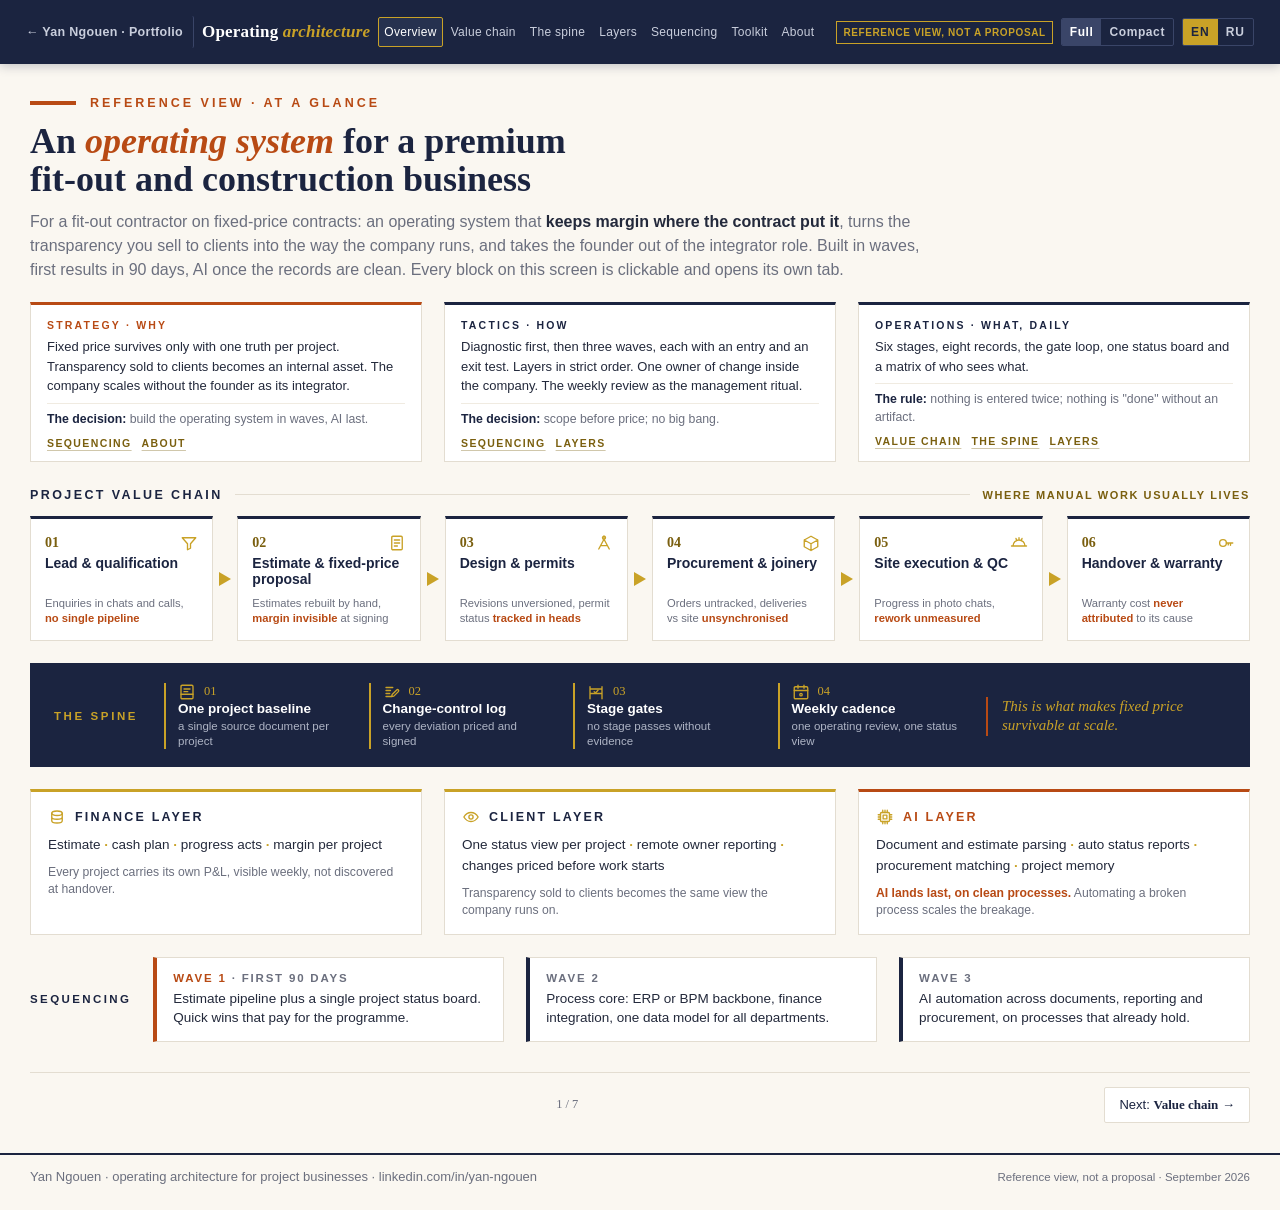
<file: operating-architecture/fit-out/index.html>
<!DOCTYPE html>
<html lang="en">
<head>
<meta charset="utf-8">
<meta name="robots" content="noindex,nofollow">
<meta name="viewport" content="width=device-width, initial-scale=1">
<meta name="description" content="Reference view of an operating system for a premium fit-out and construction business: value chain, spine, layers, sequencing, toolkit. EN/RU.">
<meta property="og:title" content="Operating Architecture">
<meta property="og:description" content="Reference view, not a proposal: an operating system for a premium fit-out and construction business.">
<title>Operating Architecture</title>
<link rel="icon" type="image/png" href="../../favicon.png">
<style>
  :root{
    --bg:#FAF7F1; --navy:#1B2440; --navy2:#26314F; --navy3:#333E60;
    --terra:#B84A14; --gold:#C9A227; --ink:#23293B; --muted:#6B6F7E;
    --line:#E3DDD1; --line2:#F0EBE1; --card:#FFFFFF; --neutral:#9AA0B0;
    --sand:#FDF6E9; --sandline:#EAD9B0; --sandink:#6B5A2A; --goldtext:#7A5F0F;
  }
  *{margin:0;padding:0;box-sizing:border-box}
  @media (prefers-reduced-motion:no-preference){html{scroll-behavior:smooth}}
  body{background:var(--bg);font-family:'Liberation Sans',Arial,Helvetica,sans-serif;color:var(--ink);-webkit-font-smoothing:antialiased}
  html:not([lang="ru"]) .ru{display:none !important}
  html[lang="ru"] .en{display:none !important}
  :focus-visible{outline:2px solid var(--gold);outline-offset:2px}
  html.compact .l2{display:none !important}
  html.compact .vtxt,html.compact .sp p,html.compact .lytxt,html.compact .sqtxt,html.compact .tk .tm,html.compact .ap p,html.compact .colC .flow,html.compact .waveR .wd,html.compact .lv .ld,html.compact .u .ut{font-size:14.6px;line-height:1.55}
  html.compact .stageS .pain{font-size:12.8px}
  html.compact .sqsee .sqtxt{font-size:16px}
  html.compact .lyquote{font-size:14px}
  html.compact .rec1 .rt{font-size:14px}
  .ic{width:22px;height:22px;stroke:var(--gold);fill:none;stroke-width:1.8;stroke-linecap:round;stroke-linejoin:round;flex:none}
  .ic.sm{width:18px;height:18px}
  .ic.lg{width:26px;height:26px}
  @media (prefers-reduced-motion:no-preference){
    @keyframes fadein{from{opacity:0;transform:translateY(4px)}to{opacity:1;transform:none}}
    .page.on{animation:fadein .16s ease-out}
  }
  .pt{text-wrap:balance}
  .lk{background:none;border:none;padding:0;font:inherit;color:inherit;cursor:pointer;letter-spacing:inherit;font-weight:inherit;text-decoration:underline;text-decoration-color:rgba(122,95,15,.35);text-underline-offset:3px}
  .lk:hover{text-decoration-color:var(--goldtext)}
  .go{cursor:pointer;position:relative;transition:outline-color .15s}
  .go:hover{outline:2px solid var(--gold);outline-offset:4px}
  .go:hover:after{content:attr(data-open);position:absolute;top:-11px;right:10px;background:var(--gold);color:var(--navy);font-size:10px;letter-spacing:1.4px;font-weight:bold;padding:3px 9px;z-index:2;font-family:'Liberation Sans',Arial,sans-serif}
  html[lang="ru"] .go:hover:after{content:attr(data-open-ru)}
  .pnav{display:flex;justify-content:space-between;align-items:center;gap:16px;margin-top:30px;padding-top:14px;border-top:1px solid var(--line)}
  .pnav .lk2{background:var(--card);border:1px solid var(--line);color:var(--navy);font-family:inherit;font-size:13px;padding:9px 14px;cursor:pointer;border-radius:2px}
  .pnav .lk2:hover{border-color:var(--gold)}
  .pnav .lk2 b{font-family:'Liberation Serif',Georgia,serif;font-weight:bold}
  .pnav .pc{font-family:'Liberation Serif',Georgia,serif;font-size:12.5px;color:var(--muted)}
  .swipe{display:none;font-size:11px;color:var(--muted);letter-spacing:1px;margin-top:6px;text-align:right}
  .gate .swipe{color:#8E96AC}

  /* ===== top bar ===== */
  .top{background:var(--navy);color:#FFF;padding:0 40px;position:sticky;top:env(safe-area-inset-top,0px);z-index:50;box-shadow:0 2px 10px rgba(27,36,64,.25)}
  /* the row wraps only when it must: the badge and controls then drop to a second, right-aligned line */
  .top-row{display:flex;align-items:center;flex-wrap:wrap;gap:14px;row-gap:8px;min-height:64px;padding:9px 0;max-width:1600px;margin:0 auto}
  .brand{font-family:'Liberation Serif',Georgia,serif;font-size:19px;font-weight:bold;white-space:nowrap;letter-spacing:.2px}
  .brand em{font-style:italic;color:var(--gold)}
  .back{flex:none;display:inline-flex;align-items:center;min-height:32px;padding:4px 14px 4px 0;border-right:1px solid #3A4568;color:#C9CEDC;text-decoration:none;font-size:12.5px;font-weight:bold;letter-spacing:.3px;white-space:nowrap;border-radius:2px}
  .back:hover{color:var(--gold)}
  .tabs{display:flex;gap:6px;flex:1 0 auto;min-width:0}
  .badge,.counter,.lang,.view,.pbtn{flex:none}
  .ctl{display:flex;align-items:center;gap:inherit;flex:none;margin-left:auto}
  .tab{background:transparent;border:1px solid transparent;color:#C9CEDC;font-family:inherit;font-size:13.5px;padding:8px 9px;cursor:pointer;letter-spacing:.3px;border-radius:2px;display:flex;align-items:center;gap:8px;white-space:nowrap}
  .tab .n{display:none;font-family:'Liberation Serif',Georgia,serif;font-size:11.5px;color:var(--gold);opacity:.75}
  .tab:hover{color:#FFF;border-color:#3A4568}
  .tab.on{background:var(--navy2);color:#FFF;border-color:var(--gold)}
  .tab.on .n{opacity:1}
  .badge{font-size:10.5px;letter-spacing:1.6px;color:var(--gold);border:1px solid var(--gold);padding:6px 10px;white-space:nowrap;font-weight:bold}
  .counter{display:none;font-family:'Liberation Serif',Georgia,serif;font-size:13px;color:#8E96AC;white-space:nowrap;min-width:38px;text-align:center}
  .lang,.view{display:flex;border:1px solid #3A4568;border-radius:2px;overflow:hidden}
  .view button{background:transparent;border:none;color:#C9CEDC;font-family:inherit;font-size:12px;font-weight:bold;letter-spacing:.6px;padding:7px 10px;cursor:pointer;white-space:nowrap}
  .view button.on{background:#3A4568;color:#FFF}
  .view button:not(.on):hover{color:#FFF}
  .lang button{background:transparent;border:none;color:#C9CEDC;font-family:inherit;font-size:12px;font-weight:bold;letter-spacing:1px;padding:7px 10px;cursor:pointer}
  .lang button.on{background:var(--gold);color:var(--navy)}
  .lang button:not(.on):hover{color:#FFF}
  .pbtn{background:transparent;border:1px solid #3A4568;color:#C9CEDC;font-family:inherit;font-size:12px;padding:7px 12px;cursor:pointer;border-radius:2px;white-space:nowrap}
  .pbtn:hover{color:#FFF;border-color:var(--gold)}
  .hint{display:none;font-size:10.5px;color:#6E7690;white-space:nowrap}

  /* ===== page frame ===== */
  .page{max-width:1600px;margin:0 auto;padding:38px 40px 34px;display:none;min-height:calc(100vh - 64px - 70px)}
  .page.on{display:block}
  .kicker{display:flex;align-items:center;gap:14px;margin-bottom:12px}
  .kicker .bar{width:46px;height:4px;background:var(--terra)}
  .kicker .txt{font-size:12.5px;letter-spacing:3px;color:var(--terra);font-weight:bold}
  .pt{font-family:'Liberation Serif',Georgia,serif;font-size:40px;line-height:1.06;color:var(--navy);font-weight:bold;max-width:1000px;margin-bottom:12px}
  .pt em{font-style:italic;color:var(--terra)}
  .stand{font-size:16px;line-height:1.5;color:var(--muted);max-width:900px;margin-bottom:26px}
  .stand b{color:var(--ink)}

  .sec-head{display:flex;align-items:center;gap:12px;margin:26px 0 14px}
  .sec-label{font-size:12.5px;letter-spacing:2.4px;font-weight:bold;color:var(--navy)}
  .sec-line{flex:1;height:1px;background:var(--line)}
  .sec-tag{font-size:11px;letter-spacing:1.6px;color:var(--goldtext);font-weight:bold}

  .note{background:var(--sand);border:1px solid var(--sandline);border-left:4px solid var(--gold);padding:12px 16px;font-size:13.5px;color:var(--sandink);line-height:1.45}
  .note b{color:var(--terra)}
  .note.mt{margin-top:22px}
  .note.mb{margin-bottom:22px}

  /* ===== overview ===== */
  .levels{display:flex;gap:22px;margin:-6px 0 26px}
  .lv{flex:1;background:var(--card);border:1px solid var(--line);border-top:3px solid var(--navy);padding:14px 16px 12px}
  .lv.s{border-top-color:var(--terra)}
  .lv .le{font-size:10.5px;letter-spacing:2.2px;font-weight:bold;color:var(--navy);margin-bottom:6px}
  .lv.s .le{color:var(--terra)}
  .lv .lt{font-size:13px;line-height:1.5;color:var(--ink)}
  .lv .ld{font-size:12.3px;line-height:1.45;color:var(--muted);margin-top:7px;border-top:1px solid var(--line2);padding-top:7px}
  .lv .ld b{color:var(--navy)}
  .lv .lr{font-size:10.5px;letter-spacing:1.4px;color:var(--goldtext);font-weight:bold;margin-top:8px;display:flex;gap:10px;flex-wrap:wrap}
  .chain{display:flex;gap:0;align-items:stretch}
  .stageS{flex:1;background:var(--card);border:1px solid var(--line);border-top:3px solid var(--navy);padding:15px 14px 13px;position:relative}
  .stageS + .stageS{margin-left:24px}
  .stageS:after{content:"";position:absolute;right:-19px;top:50%;margin-top:-7px;border-left:12px solid var(--gold);border-top:7px solid transparent;border-bottom:7px solid transparent}
  .stageS:last-child:after{display:none}
  .stageS .no{font-family:'Liberation Serif',Georgia,serif;font-size:14px;color:var(--goldtext);font-weight:bold;margin-bottom:3px;display:flex;justify-content:space-between;align-items:center}
  .stageS .nm{font-size:14px;font-weight:bold;color:var(--navy);line-height:1.2;margin-bottom:7px;min-height:34px}
  .stageS .pain{font-size:11.8px;line-height:1.4;color:var(--muted)}
  .stageS .pain b{color:var(--terra)}

  .spineB{background:var(--navy);margin:22px 0;padding:20px 24px 18px;display:flex;align-items:center;gap:26px}
  .spineB .ttl{font-size:11.5px;letter-spacing:2.6px;color:var(--gold);font-weight:bold;white-space:nowrap}
  .spineB .cells{display:flex;gap:22px;flex:1}
  .cellB{border-left:2px solid var(--gold);padding-left:12px;flex:1}
  .cellB .cn{font-family:'Liberation Serif',Georgia,serif;font-size:12.5px;color:var(--gold);display:flex;align-items:center;gap:8px}
  .cellB .ct{font-size:13.5px;color:#FFF;font-weight:bold;line-height:1.2}
  .cellB .cs{font-size:11.5px;color:#AEB4C4;line-height:1.3;margin-top:2px}
  .lawB{font-family:'Liberation Serif',Georgia,serif;font-style:italic;font-size:16px;color:#FFF;max-width:290px;line-height:1.3;border-left:2px solid var(--terra);padding-left:14px}
  .lawB span{color:var(--gold)}

  .cols3{display:flex;gap:22px}
  .colC{flex:1;background:var(--card);border:1px solid var(--line);padding:16px 17px 14px}
  .colC.ai{border-top:3px solid var(--terra)}
  .colC.g{border-top:3px solid var(--gold)}
  .colC h3{font-size:12.5px;letter-spacing:2.2px;color:var(--navy);margin-bottom:9px;display:flex;align-items:center;gap:9px}
  .colC h3 i{font-style:normal;color:var(--terra)}
  .colC .flow{font-size:13.5px;line-height:1.55}
  .dot{color:var(--gold);font-weight:bold}
  .colC .sub{font-size:12.2px;color:var(--muted);margin-top:8px;line-height:1.42}
  .colC .sub b{color:var(--terra)}

  .wavesR{display:flex;align-items:stretch;gap:22px;margin-top:22px}
  .wavesR .wt{font-size:11.5px;letter-spacing:2.4px;font-weight:bold;color:var(--navy);display:flex;align-items:center;white-space:nowrap}
  .cols3{position:relative}
  .waveR{flex:1;background:var(--card);border:1px solid var(--line);border-left:4px solid var(--navy);padding:14px 16px}
  .waveR.w1{border-left-color:var(--terra)}
  .waveR .wn{font-size:11.5px;letter-spacing:1.8px;color:var(--muted);font-weight:bold;margin-bottom:5px}
  .waveR .wn b{color:var(--terra)}
  .waveR .wd{font-size:13.5px;line-height:1.42}

  .howto{display:flex;gap:0;margin-top:26px;border:1px solid var(--line);background:var(--card)}
  .howto .h{flex:1;padding:12px 16px;border-right:1px solid var(--line);font-size:12.5px;line-height:1.45;color:var(--muted)}
  .howto .h:last-child{border-right:none}
  .howto .h b{display:block;font-size:10.5px;letter-spacing:2px;color:var(--navy);margin-bottom:3px}

  /* ===== value chain deep ===== */
  .vcgrid{display:grid;grid-template-columns:1fr 1fr;gap:22px}
  .vc{background:var(--card);border:1px solid var(--line);border-top:3px solid var(--navy)}
  .vc .vhead{display:flex;align-items:center;gap:12px;padding:16px 20px 10px;border-bottom:1px solid var(--line)}
  .vc .vno{font-family:'Liberation Serif',Georgia,serif;font-size:26px;color:var(--goldtext);font-weight:bold}
  .vc .vnm{font-family:'Liberation Serif',Georgia,serif;font-size:20px;color:var(--navy);font-weight:bold;flex:1}
  .vc .rec{font-size:10.5px;letter-spacing:1.6px;color:var(--navy);border:1px solid var(--line);padding:4px 8px;white-space:nowrap;background:var(--bg)}
  .vc .rec b{color:var(--goldtext)}
  .vrow{display:grid;grid-template-columns:160px 1fr;gap:14px;padding:11px 20px;border-bottom:1px solid var(--line2);align-items:start}
  .vrow:last-child{border-bottom:none;padding-bottom:15px}
  .vlab{font-size:10.5px;letter-spacing:1.8px;font-weight:bold;padding-top:2px;line-height:1.4}
  .vlab.p{color:var(--terra)} .vlab.s{color:var(--navy)} .vlab.e{color:var(--goldtext)}
  .vtxt{font-size:13.5px;line-height:1.5}
  .vtxt b{color:var(--terra)}

  /* ===== spine deep ===== */
  .spgrid{display:grid;grid-template-columns:1fr 1fr;gap:22px;margin-bottom:26px}
  .sp{background:var(--card);border:1px solid var(--line);padding:20px 22px 18px;border-left:4px solid var(--gold)}
  .sp .sn{font-family:'Liberation Serif',Georgia,serif;font-size:15px;color:var(--goldtext);font-weight:bold;display:flex;align-items:center;gap:10px}
  .sp h3{font-family:'Liberation Serif',Georgia,serif;font-size:21px;color:var(--navy);margin:4px 0 10px}
  .sp p{font-size:13.8px;line-height:1.55;color:var(--ink)}
  .sp .why{margin-top:10px;font-size:12.5px;color:var(--muted);border-top:1px solid var(--line2);padding-top:9px;line-height:1.45}
  .sp .why b{color:var(--terra)}

  .gate{background:var(--navy);padding:24px 30px 20px;color:#FFF}
  .gate .gt{font-size:11.5px;letter-spacing:2.6px;color:var(--gold);font-weight:bold;margin-bottom:6px;display:flex;justify-content:space-between;align-items:baseline;gap:20px}
  .gate .gt .gs{font-size:11px;letter-spacing:1.2px;color:#8E96AC;font-weight:normal;text-align:right}
  .gate svg{width:100%;height:auto;display:block}
  .gnote{margin-top:12px;font-family:'Liberation Serif',Georgia,serif;font-style:italic;font-size:16.5px;color:#FFF;border-left:2px solid var(--terra);padding-left:14px}
  .gnote span{color:var(--gold)}

  .recs{display:flex;align-items:stretch;gap:0;margin-top:14px}
  .rec1{flex:1;background:var(--card);border:1px solid var(--line);padding:12px 12px 11px;position:relative;border-top:3px solid var(--gold)}
  .rec1 + .rec1{margin-left:18px}
  .rec1:after{content:"";position:absolute;right:-15px;top:50%;margin-top:-6px;border-left:9px solid var(--neutral);border-top:6px solid transparent;border-bottom:6px solid transparent}
  .rec1:last-child:after{display:none}
  .rec1 .rn{font-size:10px;letter-spacing:1.6px;color:var(--muted);font-weight:bold;margin-bottom:4px}
  .rec1 .rn b{color:var(--goldtext)}
  .rec1 .rt{font-size:13px;font-weight:bold;color:var(--navy);line-height:1.25}
  .rec1 .rd{font-size:11.5px;color:var(--muted);line-height:1.38;margin-top:5px}

  /* ===== layers deep ===== */
  .lygrid{display:grid;grid-template-columns:1fr 1fr 1fr;gap:22px}
  .ly{background:var(--card);border:1px solid var(--line);padding:20px 22px 16px}
  .ly.ai{border-top:4px solid var(--terra)} .ly.g{border-top:4px solid var(--gold)}
  .ly h3{font-size:13px;letter-spacing:2.4px;color:var(--navy);margin-bottom:12px;display:flex;align-items:center;gap:9px}
  .ly h3 i{font-style:normal;color:var(--terra)}
  .lyrow{margin-bottom:12px}
  .lylab{font-size:10.5px;letter-spacing:1.8px;font-weight:bold;color:var(--muted);margin-bottom:4px}
  .lytxt{font-size:13.5px;line-height:1.5}
  .lyquote{border-top:1px solid var(--line2);padding-top:10px;font-size:12.8px;color:var(--muted);line-height:1.45}
  .lyquote b{color:var(--terra)}

  table.mx{width:100%;border-collapse:collapse;background:var(--card);border:1px solid var(--line);font-size:13px}
  .mx th{font-size:10.5px;letter-spacing:1.6px;color:var(--navy);text-align:center;padding:12px 8px;border-bottom:2px solid var(--navy);font-weight:bold;background:#FFF;line-height:1.35}
  .mx th:first-child{text-align:left;padding-left:16px}
  .mx td{padding:10px 8px;border-bottom:1px solid var(--line2);text-align:center;line-height:1}
  .mx td:first-child{text-align:left;padding-left:16px;font-size:13px;color:var(--ink);font-weight:bold;line-height:1.35}
  .mx td:first-child small{display:block;font-weight:normal;color:var(--muted);font-size:11.5px;margin-top:2px}
  .mx tr:last-child td{border-bottom:none}
  .d{display:inline-block;width:13px;height:13px;border-radius:50%;vertical-align:middle}
  .d.o{background:var(--terra)} .d.r{border:2px solid var(--neutral);background:transparent}
  .mx th.cl,.mx td.cl{background:#FCFAF5;border-left:1px solid var(--line)}
  .legend{display:flex;gap:26px;margin-top:10px;font-size:12px;color:var(--muted);align-items:center}

  /* ===== sequencing deep ===== */
  .band{display:flex;align-items:stretch;margin-bottom:22px}
  .bseg{flex:1;background:var(--navy);color:#FFF;padding:14px 18px;position:relative;border-right:1px solid var(--navy3)}
  .bseg.w1{background:var(--terra)}
  .bseg .bt{font-size:10.5px;letter-spacing:2px;font-weight:bold;color:rgba(255,255,255,.75)}
  .bseg .bn{font-family:'Liberation Serif',Georgia,serif;font-size:19px;font-weight:bold;margin-top:2px}
  .bseg .bd{font-size:12.3px;color:rgba(255,255,255,.8);margin-top:2px}
  .bgate{width:160px;display:flex;flex-direction:column;align-items:center;justify-content:center;background:var(--sand);border-top:1px solid var(--sandline);border-bottom:1px solid var(--sandline);font-size:9.5px;letter-spacing:1.4px;color:var(--sandink);font-weight:bold;text-align:center;line-height:1.5;padding:0 8px}
  .bgate i{font-style:normal;color:var(--gold);font-size:18px;line-height:1;margin-bottom:2px}

  .sqrow{display:flex;gap:22px;align-items:stretch}
  .sq{flex:1;background:var(--card);border:1px solid var(--line);border-top:4px solid var(--navy);padding:20px 22px 16px}
  .sq.w1{border-top-color:var(--terra)}
  .sq .wtag{font-size:11px;letter-spacing:2px;font-weight:bold;color:var(--muted);margin-bottom:2px}
  .sq .wtag b{color:var(--terra)}
  .sq h3{font-family:'Liberation Serif',Georgia,serif;font-size:20px;color:var(--navy);margin-bottom:12px}
  .sqi{margin-bottom:11px}
  .sqlab{font-size:10.5px;letter-spacing:1.8px;font-weight:bold;margin-bottom:3px}
  .sqlab.in{color:var(--goldtext)} .sqlab.do{color:var(--navy)} .sqlab.out{color:var(--terra)} .sqlab.see{color:var(--muted)}
  .sqtxt{font-size:13.3px;line-height:1.5}
  .sqsee{border-top:1px solid var(--line2);padding-top:10px;margin-top:4px}
  .sqsee .sqtxt{font-family:'Liberation Serif',Georgia,serif;font-style:italic;font-size:14.5px;color:var(--navy)}
  .twin{display:grid;grid-template-columns:1fr 1fr;gap:22px;margin-top:22px}

  /* ===== toolkit ===== */
  .tkgrid{display:grid;grid-template-columns:1fr 1fr 1fr;gap:22px}
  .tk{background:var(--card);border:1px solid var(--line);border-top:3px solid var(--navy);padding:16px 18px 14px;display:flex;flex-direction:column}
  .tk .to{font-size:10px;letter-spacing:1.8px;color:var(--muted);font-weight:bold;margin-bottom:6px}
  .tk h3{font-family:'Liberation Serif',Georgia,serif;font-size:19px;color:var(--navy);line-height:1.15;margin-bottom:9px}
  .tk .tw{font-size:13.2px;line-height:1.5;color:var(--ink)}
  .tk .tm{font-size:12.3px;line-height:1.45;color:var(--muted);margin-top:8px}
  .tk .tm b{color:var(--navy)}
  .tk .tx{margin-top:auto;padding-top:9px;border-top:1px solid var(--line2);font-size:11px;letter-spacing:1.4px;color:var(--goldtext);font-weight:bold;line-height:1.5}
  .tk .tx i{font-style:normal;color:var(--muted);letter-spacing:1px;font-weight:bold}
  .mock{margin:11px 0 2px;background:#F6F2EA;border:1px solid var(--line);padding:9px 10px;font-size:11px;color:var(--ink);font-family:'Liberation Sans',Arial,sans-serif}
  .mock .mt{font-size:9px;letter-spacing:1.6px;color:var(--muted);font-weight:bold;margin-bottom:6px;display:flex;justify-content:space-between}
  .mock .mt i{font-style:normal;color:var(--terra)}
  .mrow{display:grid;gap:6px;padding:4px 0;border-top:1px solid #E9E2D5;align-items:center}
  .mrow.h{border-top:none;color:var(--muted);font-size:9.5px;letter-spacing:1.2px;font-weight:bold}
  .mrow span{white-space:nowrap;min-width:0}
  .pill{display:inline-block;padding:1px 6px;border:1px solid var(--line);border-radius:2px;font-size:10px;font-weight:bold;letter-spacing:.6px;color:var(--navy);background:#FFF}
  .pill.ok{border-color:#B9CBB0;color:#3E6B3A;background:#EEF5EA}
  .pill.no{border-color:#E4B9A5;color:var(--terra);background:#FBEFE8}
  .pill.g{border-color:#E4D7A6;color:#7A5F0F;background:#FBF5DF}
  .chips{display:flex;gap:6px;flex-wrap:wrap;margin-top:4px}
  .chip{flex:1;min-width:0;background:#FFF;border:1px solid var(--line);padding:6px 7px;text-align:center}
  .chip b{display:block;font-size:10px;letter-spacing:1px;color:var(--navy)}
  .chip small{display:block;font-size:9.5px;color:var(--muted);margin-top:2px;line-height:1.3}
  .chip.k{border-color:var(--gold)}
  .bars{display:flex;flex-direction:column;gap:5px;margin-top:4px}
  .bar{display:grid;grid-template-columns:64px 1fr;gap:8px;align-items:center;font-size:9.5px;color:var(--muted)}
  .bar i{display:block;height:8px;background:var(--navy)}
  .bar.t i{background:var(--terra)}
  .kpis{display:flex;gap:6px;margin-bottom:6px}
  .kpi{flex:1;background:#FFF;border:1px solid var(--line);padding:5px 6px}
  .kpi b{display:block;font-size:9px;letter-spacing:1px;color:var(--muted)}
  .kpi span{display:block;font-family:'Liberation Serif',Georgia,serif;font-size:13px;color:var(--navy);font-weight:bold;margin-top:1px}
  .seg{display:inline-flex;border:1px solid var(--line);border-radius:2px;overflow:hidden;margin-right:6px}
  .seg > span{padding:2px 7px;font-size:9.5px;font-weight:bold;color:var(--muted);background:#FFF}
  .seg > span.on{background:var(--navy);color:#FFF}
  .seg > span > span{padding:0;background:transparent;color:inherit}
  .flowm{display:flex;align-items:center;gap:6px;flex-wrap:wrap;margin-top:4px}
  .fbox{background:#FFF;border:1px solid var(--line);padding:5px 7px;font-size:10px;font-weight:bold;color:var(--navy);text-align:center;line-height:1.25}
  .fbox small{display:block;font-weight:normal;color:var(--muted);font-size:8.5px}
  .fbox.g{border-color:var(--gold)}
  .farr{color:var(--gold);font-weight:bold}
  .logl{display:flex;gap:8px;padding:3px 0;border-top:1px solid #E9E2D5;font-size:10.5px}
  .logl:first-child{border-top:none}
  .logl .t{color:var(--muted);width:38px;flex:none;font-variant-numeric:tabular-nums}
  .logl .ok{color:#3E6B3A;font-weight:bold}
  .logl .no{color:var(--terra);font-weight:bold}

  .live{display:flex;gap:8px;flex-wrap:wrap;margin-top:9px}
  .live a{font-size:10.5px;letter-spacing:1.2px;font-weight:bold;color:var(--navy);border:1px solid var(--gold);padding:4px 9px;text-decoration:none;background:#FFF}
  .live a:hover{background:var(--gold)}
  /* ===== about ===== */
  .usp{display:flex;gap:22px;margin-bottom:26px}
  .u{flex:1;background:var(--navy);color:#FFF;padding:16px 18px 15px;border-top:3px solid var(--gold)}
  .u .ue{font-size:10.5px;letter-spacing:2.2px;font-weight:bold;color:var(--gold);margin-bottom:7px}
  .u .ut{font-size:13.2px;line-height:1.5;color:#E7EAF2}
  .abgrid{display:grid;grid-template-columns:1.15fr .85fr;gap:26px}
  .ap{background:var(--card);border:1px solid var(--line);border-left:4px solid var(--gold);padding:16px 20px;margin-bottom:16px}
  .ap h3{font-size:12px;letter-spacing:2.2px;color:var(--navy);margin-bottom:7px}
  .ap p{font-size:13.8px;line-height:1.55}
  .ap p b{color:var(--terra)}
  .ap .tie{margin-top:8px;font-size:12.3px;color:var(--muted);line-height:1.45;border-top:1px solid var(--line2);padding-top:7px}
  .ap .tie b{color:var(--navy)}
  .abside{background:var(--navy);color:#FFF;padding:24px 26px;align-self:start}
  .abside h3{font-size:11.5px;letter-spacing:2.6px;color:var(--gold);font-weight:bold;margin-bottom:14px}
  .abside .who{font-family:'Liberation Serif',Georgia,serif;font-size:24px;font-weight:bold;margin-bottom:4px}
  .abside .role{font-size:13px;color:#C9CEDC;margin-bottom:14px;line-height:1.45}
  .abside ul{list-style:none}
  .abside li{font-size:12.8px;color:#E7EAF2;line-height:1.5;padding:7px 0;border-top:1px solid var(--navy3)}
  .abside li b{color:var(--gold);font-weight:bold}
  .abside .cta{margin-top:16px;font-size:12.5px;color:#AEB4C4;line-height:1.45;border-left:2px solid var(--terra);padding-left:12px}
  .abside .cta b{color:#FFF;font-weight:bold}
  .princ{display:flex;gap:0;margin-top:6px;border:1px solid var(--line);background:var(--card)}
  .princ .p{flex:1;padding:12px 16px;border-right:1px solid var(--line);font-size:12.5px;line-height:1.45;color:var(--muted)}
  .princ .p:last-child{border-right:none}
  .princ .p b{display:block;font-size:10.5px;letter-spacing:2px;color:var(--navy);margin-bottom:3px}

  /* ===== footer ===== */
  .foot{max-width:1600px;margin:0 auto;padding:14px 40px 26px;border-top:2px solid var(--navy);display:flex;justify-content:space-between;align-items:baseline}
  .foot .l{font-size:13px;color:var(--navy);font-weight:bold}
  .foot .l span{color:var(--muted);font-weight:normal}
  .foot .r{font-size:11.5px;color:var(--muted)}

  @media (max-width:1660px){
    .tab{padding:8px 8px}
    .tab .n{display:none}
    .top-row{gap:12px}
    .badge{letter-spacing:1.2px;padding:6px 8px}
  }
  @media (max-width:1560px){
    .counter{display:none}
    .tab{padding:8px 5px;font-size:13px}
    .top-row{gap:8px}
    .back{padding-right:10px}
    .top{padding:0 28px}
    .badge{letter-spacing:.9px;padding:6px 7px}
    .brand{font-size:18px}
  }
  @media (max-width:1380px){
    .pt{font-size:36px}
    .stageS .pain{font-size:11.2px}
    .lawB{font-size:15px;max-width:240px}
    .hint{display:none}
    .top{padding:0 26px}
    .top-row{gap:10px}
    .brand{font-size:17px}
    .tab{padding:7px 6px;font-size:12px}
    .tab .n{display:none}
    .tabs{gap:2px}
    .badge{font-size:10px;letter-spacing:1px;padding:5px 7px}
    .pbtn{padding:6px 9px}
    .lang button,.view button{padding:6px 8px}
    .page{padding:32px 30px 30px}
    .foot{padding-left:30px;padding-right:30px}
  }

  @media (max-width:1300px){
    .pbtn{display:none}
    .tab{padding:7px 5px}
    .badge{letter-spacing:.6px;padding:5px 6px}
    .top-row{gap:8px}
  }
  @media (max-width:1240px){
    .pbtn{display:inline-block}
    .top-row{flex-wrap:wrap;height:auto;padding:8px 0;row-gap:6px}
    .tabs{order:5;flex:1 0 100%;overflow-x:auto;padding-bottom:2px}
  }
  @media (max-width:1240px){
    .vcgrid{grid-template-columns:repeat(2,minmax(0,1fr))}
    .vc .vhead{flex-wrap:wrap}
    .vc .rec{white-space:normal}
    .vrow{grid-template-columns:160px minmax(0,1fr)}
  }
  @media (max-width:1050px){
    .recs{flex-wrap:wrap;gap:10px}
    .rec1{flex:1 1 30%}
    .rec1 + .rec1{margin-left:0}
    .rec1:after{display:none}
  }
  @media (max-width:900px){
    .chain{flex-wrap:wrap;gap:14px}
    .stageS{flex:1 1 30%}
    .stageS + .stageS{margin-left:0}
    .stageS:after{display:none}
    .tkgrid{grid-template-columns:repeat(2,minmax(0,1fr))}
  }
  @media (max-width:760px){
    .top{padding:0 12px}
    .top-row{gap:8px}
    .brand{font-size:16px}
    .tab{padding:6px 9px;font-size:12px}
    .badge{font-size:9px;letter-spacing:1px;padding:4px 6px}
    .counter{min-width:0}
    .page{padding:22px 16px 26px;min-height:0}
    .pt{font-size:26px}
    .stand{font-size:14.5px}
    .sec-head{flex-wrap:wrap;gap:6px}
    .sec-line{flex:1 0 100%;order:3}
    .chain{flex-direction:column;gap:10px}
    .stageS + .stageS{margin-left:0}
    .stageS:after{display:none}
    .stageS .nm{min-height:0}
    .spineB{flex-direction:column;align-items:stretch;gap:14px;padding:16px}
    .spineB .cells{flex-direction:column;gap:12px}
    .lawB{max-width:none}
    .levels,.cols3,.wavesR,.howto,.sqrow,.lygrid,.vcgrid,.spgrid,.abgrid,.twin,.princ,.band,.tkgrid,.usp{display:flex;flex-direction:column;gap:12px}
    .howto .h,.princ .p{border-right:none;border-bottom:1px solid var(--line)}
    .howto .h:last-child,.princ .p:last-child{border-bottom:none}
    .bseg{border-right:none}
    .bgate{width:auto;padding:8px}
    .vrow{grid-template-columns:1fr;gap:4px}
    .vc .vhead{flex-wrap:wrap}
    .gate{padding:16px 12px}
    .gate .gt{flex-direction:column;gap:4px}
    .gate .gt .gs{text-align:left}
    .gwrap{overflow-x:auto}
    .gwrap svg{min-width:860px}
    .recs{flex-wrap:wrap;gap:10px}
    .rec1{flex:1 1 44%}
    .rec1 + .rec1{margin-left:0}
    .rec1:after{display:none}
    .mxwrap{overflow-x:auto}
    table.mx{min-width:760px}
    .legend{flex-wrap:wrap;gap:10px}
    .foot{flex-direction:column;gap:6px;padding:12px 16px 20px}
    .top{position:static}
    .tabs{order:5;flex:1 0 100%;flex-wrap:wrap;overflow:visible;gap:4px}
    .ctl{flex:1 1 auto;flex-wrap:wrap;min-width:0;margin-left:0}
    .tab{padding:8px 10px;font-size:12.5px}
    .vc .rec{flex-basis:100%;white-space:normal;margin-top:4px}
    .mx td:first-child,.mx th:first-child{position:sticky;left:0;background:#FFF;z-index:1;box-shadow:2px 0 0 var(--line)}
    .swipe{display:block}
    .go:hover{outline:none}
    .go:hover:after{display:none}
    .pnav{flex-wrap:wrap}
  }
  @page{size:A3 landscape;margin:10mm}
  @media print{
    body{min-width:0;background:#FFF}
    .top{position:static;box-shadow:none}
    .tabs,.pbtn,.counter,.hint,.lang,.view,.pnav,.swipe,.back{display:none !important}
    .page{display:block !important;page-break-after:always;min-height:0;padding-top:20px;zoom:.74}
    .top,.foot{zoom:.74}
    #p-about{page-break-after:auto}
    .foot{page-break-inside:avoid}
    .gate,.spineB,.abside,.bseg,.u{-webkit-print-color-adjust:exact;print-color-adjust:exact}
  }
</style>
</head>
<body>

<svg width="0" height="0" style="position:absolute" aria-hidden="true">
  <symbol id="i-lead" viewBox="0 0 24 24"><path d="M3 5h18l-7 8v6l-4 2v-8L3 5z"/></symbol>
  <symbol id="i-estimate" viewBox="0 0 24 24"><rect x="5" y="3" width="14" height="18" rx="1.5"/><path d="M8.5 8h7M8.5 12h7M8.5 16h4"/></symbol>
  <symbol id="i-design" viewBox="0 0 24 24"><path d="M12 3v4M12 7l-7 13M12 7l7 13M7.5 15.5h9"/><circle cx="12" cy="5" r="2"/></symbol>
  <symbol id="i-procure" viewBox="0 0 24 24"><path d="M3 8l9-5 9 5-9 5-9-5zM3 8v9l9 5 9-5V8M12 13v9"/></symbol>
  <symbol id="i-site" viewBox="0 0 24 24"><path d="M4 16a8 8 0 0 1 16 0M2 16h20M12 8V5M9 9l-1-3M15 9l1-3"/></symbol>
  <symbol id="i-handover" viewBox="0 0 24 24"><circle cx="8" cy="12" r="4.5"/><path d="M12.5 12H21M18 12v3M15 12v2.5"/></symbol>
  <symbol id="i-baseline" viewBox="0 0 24 24"><rect x="4" y="3" width="16" height="18" rx="1.5"/><path d="M4 15h16M8 8h8M8 11.5h5"/></symbol>
  <symbol id="i-change" viewBox="0 0 24 24"><path d="M4 6h9M4 10h6M4 14h5M4 18h7"/><path d="M14.5 17.5l6-6a1.6 1.6 0 0 0-2.3-2.3l-6 6-.7 3 3-.7z"/></symbol>
  <symbol id="i-gate" viewBox="0 0 24 24"><path d="M4 21V5M20 21V5M4 8h16M4 14h16"/><path d="M9.5 11.5l1.8 1.8 3.4-3.6"/></symbol>
  <symbol id="i-cadence" viewBox="0 0 24 24"><rect x="3" y="5" width="18" height="16" rx="1.5"/><path d="M3 10h18M8 3v4M16 3v4"/><circle cx="12" cy="15.5" r="1.6"/></symbol>
  <symbol id="i-finance" viewBox="0 0 24 24"><ellipse cx="12" cy="7" rx="7" ry="3"/><path d="M5 7v5c0 1.7 3.1 3 7 3s7-1.3 7-3V7M5 12v5c0 1.7 3.1 3 7 3s7-1.3 7-3v-5"/></symbol>
  <symbol id="i-client" viewBox="0 0 24 24"><path d="M2.5 12s3.5-6 9.5-6 9.5 6 9.5 6-3.5 6-9.5 6-9.5-6-9.5-6z"/><circle cx="12" cy="12" r="2.8"/></symbol>
  <symbol id="i-ai" viewBox="0 0 24 24"><rect x="6" y="6" width="12" height="12" rx="1.5"/><rect x="9.5" y="9.5" width="5" height="5"/><path d="M9 3v3M12 3v3M15 3v3M9 18v3M12 18v3M15 18v3M3 9h3M3 12h3M3 15h3M18 9h3M18 12h3M18 15h3"/></symbol>
</svg>

<header class="top"><div class="top-row">
  <a class="back" href="../../index.html"><span class="en">&#8592; Yan Ngouen · Portfolio</span><span class="ru">&#8592; Ян Нгуен · Портфолио</span></a>
  <h1 class="brand"><span class="en">Operating <em>architecture</em></span><span class="ru">Операционная <em>архитектура</em></span></h1>
  <div class="tabs" role="tablist"><button class="tab on" role="tab" id="tab-overview" aria-controls="p-overview" aria-selected="true" title="1" data-p="overview"><span class="n">1</span><span class="en">Overview</span><span class="ru">Обзор</span></button><button class="tab" role="tab" id="tab-chain" aria-controls="p-chain" aria-selected="false" title="2" data-p="chain"><span class="n">2</span><span class="en">Value chain</span><span class="ru">Процесс</span></button><button class="tab" role="tab" id="tab-spine" aria-controls="p-spine" aria-selected="false" title="3" data-p="spine"><span class="n">3</span><span class="en">The spine</span><span class="ru">Данные</span></button><button class="tab" role="tab" id="tab-layers" aria-controls="p-layers" aria-selected="false" title="4" data-p="layers"><span class="n">4</span><span class="en">Layers</span><span class="ru">Слои</span></button><button class="tab" role="tab" id="tab-sequencing" aria-controls="p-sequencing" aria-selected="false" title="5" data-p="sequencing"><span class="n">5</span><span class="en">Sequencing</span><span class="ru">Этапы</span></button><button class="tab" role="tab" id="tab-toolkit" aria-controls="p-toolkit" aria-selected="false" title="6" data-p="toolkit"><span class="n">6</span><span class="en">Toolkit</span><span class="ru">Инструменты</span></button><button class="tab" role="tab" id="tab-about" aria-controls="p-about" aria-selected="false" title="7" data-p="about"><span class="n">7</span><span class="en">About</span><span class="ru">Обо мне</span></button></div>
  <div class="ctl">
  <div class="badge"><span class="en">REFERENCE VIEW, NOT A PROPOSAL</span><span class="ru">РЕФЕРЕНС, НЕ ПРЕДЛОЖЕНИЕ</span></div>
  <div class="counter" id="counter">1 / 7</div>
  <div class="hint"><span class="en">&#8592; &#8594; keys · L language · C compact</span><span class="ru">&#8592; &#8594; клавиши · L язык · C кратко</span></div>
  <div class="view" role="group" aria-label="Detail"><button data-v="full" class="on" aria-pressed="true" title="C"><span class="en">Full</span><span class="ru">Полный</span></button><button data-v="compact" aria-pressed="false" title="C"><span class="en">Compact</span><span class="ru">Кратко</span></button></div>
  <div class="lang" role="group" aria-label="Language"><button data-l="en" class="on" aria-pressed="true" title="L">EN</button><button data-l="ru" aria-pressed="false" title="L">RU</button></div>
  <button class="pbtn" id="printbtn"><span class="en">Print</span><span class="ru">Печать</span></button>
  </div>
</div></header>

<main>
<div class="page on" id="p-overview" role="tabpanel" aria-labelledby="tab-overview">
  <div class="kicker"><div class="bar"></div><div class="txt"><span class="en">REFERENCE VIEW · AT A GLANCE</span><span class="ru">РЕФЕРЕНС · ОДНИМ ВЗГЛЯДОМ</span></div></div>
  <h2 class="pt"><span class="en">An <em>operating system</em> for a premium fit&#8209;out and construction business</span><span class="ru"><em>Операционная система</em> для премиального фит-аута и строительства</span></h2>
  <div class="stand"><span class="en">For a fit&#8209;out contractor on fixed&#8209;price contracts: an operating system that <b>keeps margin where the contract put it</b>, turns the transparency you sell to clients into the way the company runs, and takes the founder out of the integrator role. Built in waves, first results in 90 days, AI once the records are clean. Every block on this screen is clickable and opens its own tab.</span><span class="ru">Для фит-аут подрядчика на фиксированной цене: операционная система, которая <b>удерживает маржу там, где её положил контракт</b>, превращает прозрачность, которую вы продаёте клиентам, в способ работы компании, и выводит основателя из роли интегратора. Строится этапами, первые результаты за 90 дней, ИИ когда записи чистые. Каждый блок этого экрана кликабелен и открывает свою вкладку.</span></div>

  <div class="levels">
    <div class="lv s">
      <div class="le"><span class="en">STRATEGY · WHY</span><span class="ru">СТРАТЕГИЯ · ЗАЧЕМ</span></div>
      <div class="lt l2"><span class="en">Fixed price survives only with one truth per project. Transparency sold to clients becomes an internal asset. The company scales without the founder as its integrator.</span><span class="ru">Фиксированная цена выживает только с одной правдой о проекте. Прозрачность, которую продают клиенту, становится внутренним активом. Компания растёт без основателя в роли интегратора.</span></div>
      <div class="ld"><span class="en"><b>The decision:</b> build the operating system in waves, AI last.</span><span class="ru"><b>Решение:</b> строить операционную систему этапами, ИИ последним.</span></div>
      <div class="lr"><button class="lk" data-go="sequencing"><span class="en">SEQUENCING</span><span class="ru">ЭТАПЫ</span></button><button class="lk" data-go="about"><span class="en">ABOUT</span><span class="ru">ОБО МНЕ</span></button></div>
    </div>
    <div class="lv">
      <div class="le"><span class="en">TACTICS · HOW</span><span class="ru">ТАКТИКА · КАК</span></div>
      <div class="lt l2"><span class="en">Diagnostic first, then three waves, each with an entry and an exit test. Layers in strict order. One owner of change inside the company. The weekly review as the management ritual.</span><span class="ru">Сначала диагностика, потом три этапа, у каждого вход и тест выхода. Слои в строгом порядке. Один владелец изменений внутри компании. Недельный обзор как ритуал управления.</span></div>
      <div class="ld"><span class="en"><b>The decision:</b> scope before price; no big bang.</span><span class="ru"><b>Решение:</b> сначала объём, потом цена; без большого взрыва.</span></div>
      <div class="lr"><button class="lk" data-go="sequencing"><span class="en">SEQUENCING</span><span class="ru">ЭТАПЫ</span></button><button class="lk" data-go="layers"><span class="en">LAYERS</span><span class="ru">СЛОИ</span></button></div>
    </div>
    <div class="lv">
      <div class="le"><span class="en">OPERATIONS · WHAT, DAILY</span><span class="ru">ОПЕРАЦИИ · ЧТО, КАЖДЫЙ ДЕНЬ</span></div>
      <div class="lt l2"><span class="en">Six stages, eight records, the gate loop, one status board and a matrix of who sees what.</span><span class="ru">Шесть стадий, восемь записей, петля гейта, один статус-борд и матрица «кто что видит».</span></div>
      <div class="ld"><span class="en"><b>The rule:</b> nothing is entered twice; nothing is &quot;done&quot; without an artifact.</span><span class="ru"><b>Правило:</b> ничего не вводится дважды, ничего не «готово» без артефакта.</span></div>
      <div class="lr"><button class="lk" data-go="chain"><span class="en">VALUE CHAIN</span><span class="ru">ЦЕПОЧКА</span></button><button class="lk" data-go="spine"><span class="en">THE SPINE</span><span class="ru">ДАННЫЕ</span></button><button class="lk" data-go="layers"><span class="en">LAYERS</span><span class="ru">СЛОИ</span></button></div>
    </div>
  </div>

  <div class="sec-head"><div class="sec-label"><span class="en">PROJECT VALUE CHAIN</span><span class="ru">ЦЕПОЧКА ЦЕННОСТИ ПРОЕКТА</span></div><div class="sec-line"></div><div class="sec-tag"><span class="en">WHERE MANUAL WORK USUALLY LIVES</span><span class="ru">ГДЕ ОБЫЧНО ЖИВЁТ РУЧНАЯ РАБОТА</span></div></div>
  <div class="chain go" data-go="chain" data-open="OPEN VALUE CHAIN &#8594;" data-open-ru="ОТКРЫТЬ ЦЕПОЧКУ &#8594;"><div class="stageS"><div class="no"><span>01</span><svg class="ic sm" aria-hidden="true"><use href="#i-lead"/></svg></div><div class="nm"><span class="en">Lead &amp; qualification</span><span class="ru">Лид и квалификация</span></div><div class="pain"><span class="en">Enquiries in chats and calls, <b>no single pipeline</b></span><span class="ru">Запросы в чатах и звонках, <b>нет единой воронки</b></span></div></div><div class="stageS"><div class="no"><span>02</span><svg class="ic sm" aria-hidden="true"><use href="#i-estimate"/></svg></div><div class="nm"><span class="en">Estimate &amp; fixed&#8209;price proposal</span><span class="ru">Смета и предложение по фиксированной цене</span></div><div class="pain"><span class="en">Estimates rebuilt by hand, <b>margin invisible</b> at signing</span><span class="ru">Сметы каждый раз вручную, <b>маржа не видна</b> при подписании</span></div></div><div class="stageS"><div class="no"><span>03</span><svg class="ic sm" aria-hidden="true"><use href="#i-design"/></svg></div><div class="nm"><span class="en">Design &amp; permits</span><span class="ru">Дизайн-проект и разрешения</span></div><div class="pain"><span class="en">Revisions unversioned, permit status <b>tracked in heads</b></span><span class="ru">Ревизии без версий, статус разрешений <b>держат в голове</b></span></div></div><div class="stageS"><div class="no"><span>04</span><svg class="ic sm" aria-hidden="true"><use href="#i-procure"/></svg></div><div class="nm"><span class="en">Procurement &amp; joinery</span><span class="ru">Закупки и столярные изделия</span></div><div class="pain"><span class="en">Orders untracked, deliveries vs site <b>unsynchronised</b></span><span class="ru">Заказы не отслеживаются, поставки <b>не в такт объекту</b></span></div></div><div class="stageS"><div class="no"><span>05</span><svg class="ic sm" aria-hidden="true"><use href="#i-site"/></svg></div><div class="nm"><span class="en">Site execution &amp; QC</span><span class="ru">Работы на объекте и контроль качества</span></div><div class="pain"><span class="en">Progress in photo chats, <b>rework unmeasured</b></span><span class="ru">Прогресс в фото-чатах, <b>переделки не измеряются</b></span></div></div><div class="stageS"><div class="no"><span>06</span><svg class="ic sm" aria-hidden="true"><use href="#i-handover"/></svg></div><div class="nm"><span class="en">Handover &amp; warranty</span><span class="ru">Сдача и гарантия</span></div><div class="pain"><span class="en">Warranty cost <b>never attributed</b> to its cause</span><span class="ru">Стоимость гарантии <b>не привязана</b> к причине</span></div></div></div>

  <div class="spineB go" data-go="spine" data-open="OPEN THE SPINE &#8594;" data-open-ru="ОТКРЫТЬ ДАННЫЕ &#8594;">
    <div class="ttl"><span class="en">THE SPINE</span><span class="ru">ДАННЫЕ</span></div>
    <div class="cells"><div class="cellB"><div class="cn"><svg class="ic sm" aria-hidden="true"><use href="#i-baseline"/></svg>01</div><div class="ct"><span class="en">One project baseline</span><span class="ru">Одна базовая версия проекта</span></div><div class="cs"><span class="en">a single source document per project</span><span class="ru">один исходный документ на проект</span></div></div><div class="cellB"><div class="cn"><svg class="ic sm" aria-hidden="true"><use href="#i-change"/></svg>02</div><div class="ct"><span class="en">Change&#8209;control log</span><span class="ru">Журнал изменений</span></div><div class="cs"><span class="en">every deviation priced and signed</span><span class="ru">каждое отклонение оценено и подписано</span></div></div><div class="cellB"><div class="cn"><svg class="ic sm" aria-hidden="true"><use href="#i-gate"/></svg>03</div><div class="ct"><span class="en">Stage gates</span><span class="ru">Гейты этапов</span></div><div class="cs"><span class="en">no stage passes without evidence</span><span class="ru">этап не проходит без подтверждений</span></div></div><div class="cellB"><div class="cn"><svg class="ic sm" aria-hidden="true"><use href="#i-cadence"/></svg>04</div><div class="ct"><span class="en">Weekly cadence</span><span class="ru">Недельный ритм</span></div><div class="cs"><span class="en">one operating review, one status view</span><span class="ru">один операционный обзор, один статус</span></div></div></div>
    <div class="lawB"><span class="en">This is what makes <span>fixed price survivable</span> at scale.</span><span class="ru">Именно это делает <span>фиксированную цену выживаемой</span> в масштабе.</span></div>
  </div>

  <div class="cols3 go" data-go="layers" data-open="OPEN LAYERS &#8594;" data-open-ru="ОТКРЫТЬ СЛОИ &#8594;">
    <div class="colC g"><h3><svg class="ic sm" aria-hidden="true"><use href="#i-finance"/></svg><span class="en">FINANCE LAYER</span><span class="ru">ФИНАНСОВЫЙ СЛОЙ</span></h3><div class="flow"><span class="en">Estimate <span class="dot">·</span> cash plan <span class="dot">·</span> progress acts <span class="dot">·</span> margin per project</span><span class="ru">Смета <span class="dot">·</span> план денег <span class="dot">·</span> акты выполненных работ <span class="dot">·</span> маржа по проекту</span></div><div class="sub l2"><span class="en">Every project carries its own P&amp;L, visible weekly, not discovered at handover.</span><span class="ru">У каждого проекта своя экономика, видна еженедельно, а не обнаруживается при сдаче.</span></div></div>
    <div class="colC g"><h3><svg class="ic sm" aria-hidden="true"><use href="#i-client"/></svg><span class="en">CLIENT LAYER</span><span class="ru">КЛИЕНТСКИЙ СЛОЙ</span></h3><div class="flow"><span class="en">One status view per project <span class="dot">·</span> remote owner reporting <span class="dot">·</span> changes priced before work starts</span><span class="ru">Один статус по проекту <span class="dot">·</span> отчётность для удалённого собственника <span class="dot">·</span> изменения оценены до начала работ</span></div><div class="sub l2"><span class="en">Transparency sold to clients becomes the same view the company runs on.</span><span class="ru">Прозрачность, которую продают клиенту, становится тем же видом, по которому работает компания.</span></div></div>
    <div class="colC ai"><h3><svg class="ic sm" aria-hidden="true"><use href="#i-ai"/></svg><span class="en"><i>AI LAYER</i></span><span class="ru"><i>СЛОЙ ИИ</i></span></h3><div class="flow"><span class="en">Document and estimate parsing <span class="dot">·</span> auto status reports <span class="dot">·</span> procurement matching <span class="dot">·</span> project memory</span><span class="ru">Разбор документов и смет <span class="dot">·</span> автоматические статус-отчёты <span class="dot">·</span> подбор закупок <span class="dot">·</span> память проектов</span></div><div class="sub"><span class="en"><b>AI lands last, on clean processes.</b> Automating a broken process scales the breakage.</span><span class="ru"><b>ИИ приходит последним, на чистые процессы.</b> Автоматизация сломанного процесса масштабирует поломку.</span></div></div>
  </div>

  <div class="wavesR go" data-go="sequencing" data-open="OPEN SEQUENCING &#8594;" data-open-ru="ОТКРЫТЬ ЭТАПЫ &#8594;">
    <div class="wt"><span class="en">SEQUENCING</span><span class="ru">ПОСЛЕДОВАТЕЛЬНОСТЬ</span></div>
    <div class="waveR w1"><div class="wn"><span class="en"><b>WAVE 1</b> · FIRST 90 DAYS</span><span class="ru"><b>ЭТАП 1</b> · ПЕРВЫЕ 90 ДНЕЙ</span></div><div class="wd"><span class="en">Estimate pipeline plus a single project status board. Quick wins that pay for the programme.</span><span class="ru">Сметный конвейер плюс единый статус-борд проектов. Быстрые победы, которые окупают программу.</span></div></div>
    <div class="waveR"><div class="wn"><span class="en">WAVE 2</span><span class="ru">ЭТАП 2</span></div><div class="wd"><span class="en">Process core: ERP or BPM backbone, finance integration, one data model for all departments.</span><span class="ru">Ядро процессов: ERP или BPM как основа, интеграция с финансами, одна модель данных для всех департаментов.</span></div></div>
    <div class="waveR"><div class="wn"><span class="en">WAVE 3</span><span class="ru">ЭТАП 3</span></div><div class="wd"><span class="en">AI automation across documents, reporting and procurement, on processes that already hold.</span><span class="ru">ИИ-автоматизация документов, отчётности и закупок поверх процессов, которые уже держат.</span></div></div>
  </div>

<div class="pnav"><span></span><span class="pc">1 / 7</span><button class="lk2" data-go="chain"><span class="en">Next</span><span class="ru">Дальше</span>: <b><span class="en">Value chain</span><span class="ru">Процесс</span></b> &#8594;</button></div>
</div>

<div class="page" id="p-chain" role="tabpanel" aria-labelledby="tab-chain">
  <div class="kicker"><div class="bar"></div><div class="txt"><span class="en">VALUE CHAIN · SIX STAGES IN DEPTH</span><span class="ru">ЦЕПОЧКА ЦЕННОСТИ · ШЕСТЬ СТАДИЙ ПОДРОБНО</span></div></div>
  <h2 class="pt"><span class="en">Where the manual work lives, and what <em>replaces</em> it</span><span class="ru">Где живёт ручная работа и что её <em>заменяет</em></span></h2>
  <div class="note mb"><span class="en"><b>These are hypotheses, not a diagnosis.</b> They describe where manual work typically lives in this segment. Which of them apply, and how hard each one bites, is exactly what a short diagnostic establishes before anything is built.</span><span class="ru"><b>Это гипотезы, не диагноз.</b> Они описывают, где в этом сегменте обычно живёт ручная работа. Какие из них относятся к вам и насколько сильно каждая бьёт, как раз и устанавливает короткая диагностика до того, как что-либо строится.</span></div>
  <div class="vcgrid">
    <div class="vc">
      <div class="vhead"><svg class="ic lg" aria-hidden="true"><use href="#i-lead"/></svg><div class="vno">01</div><div class="vnm"><span class="en">Lead &amp; qualification</span><span class="ru">Лид и квалификация</span></div><div class="rec"><span class="en">RECORD <b>·</b> LEAD CARD</span><span class="ru">ЗАПИСЬ <b>·</b> КАРТОЧКА ЛИДА</span></div></div>
      <div class="vrow"><div class="vlab p"><span class="en">TYPICAL PAIN<br>(HYPOTHESIS)</span><span class="ru">ТИПОВАЯ БОЛЬ<br>(ГИПОТЕЗА)</span></div><div class="vtxt"><span class="en">Enquiries arrive through chats, calls and referrals and live in personal phones. <b>No single pipeline</b>, follow&#8209;ups by memory, lost leads invisible.</span><span class="ru">Запросы приходят через чаты, звонки и рекомендации и живут в личных телефонах. <b>Нет единой воронки</b>, напоминания по памяти, потерянные лиды невидимы.</span></div></div>
      <div class="vrow"><div class="vlab s"><span class="en">SYSTEM ELEMENT</span><span class="ru">ЭЛЕМЕНТ СИСТЕМЫ</span></div><div class="vtxt"><span class="en">One lead register with stages, owners and next&#8209;action dates. Every enquiry enters it the day it arrives, whatever the channel.</span><span class="ru">Один реестр лидов со стадиями, ответственными и датами следующего шага. Каждый запрос попадает туда в день поступления, из любого канала.</span></div></div>
      <div class="vrow l2"><div class="vlab e"><span class="en">EVIDENCE ARTIFACT</span><span class="ru">АРТЕФАКТ-ПОДТВЕРЖДЕНИЕ</span></div><div class="vtxt"><span class="en">A lead card with source, owner, next action and outcome. Conversion and loss reasons become measurable for the first time.</span><span class="ru">Карточка лида с источником, ответственным, следующим шагом и результатом. Конверсия и причины потерь впервые становятся измеримыми.</span></div></div>
    </div>
    <div class="vc">
      <div class="vhead"><svg class="ic lg" aria-hidden="true"><use href="#i-estimate"/></svg><div class="vno">02</div><div class="vnm"><span class="en">Estimate &amp; fixed&#8209;price proposal</span><span class="ru">Смета и предложение по фиксированной цене</span></div><div class="rec"><span class="en">RECORD <b>·</b> COSTED ESTIMATE</span><span class="ru">ЗАПИСЬ <b>·</b> СМЕТА С МАРЖОЙ</span></div></div>
      <div class="vrow"><div class="vlab p"><span class="en">TYPICAL PAIN<br>(HYPOTHESIS)</span><span class="ru">ТИПОВАЯ БОЛЬ<br>(ГИПОТЕЗА)</span></div><div class="vtxt"><span class="en">Every estimate rebuilt by hand in a fresh spreadsheet. Rates drift between estimators, <b>margin is invisible at the moment of signing</b>.</span><span class="ru">Каждая смета собирается вручную в новой таблице. Расценки расходятся между сметчиками, <b>маржа не видна в момент подписания</b>.</span></div></div>
      <div class="vrow"><div class="vlab s"><span class="en">SYSTEM ELEMENT</span><span class="ru">ЭЛЕМЕНТ СИСТЕМЫ</span></div><div class="vtxt"><span class="en">A priced library of assemblies and rates feeding a costed proposal. One estimate format, versioned, with margin computed alongside price.</span><span class="ru">Библиотека расценок и типовых узлов, из которой собирается предложение. Один формат сметы, с версиями, маржа считается рядом с ценой.</span></div></div>
      <div class="vrow l2"><div class="vlab e"><span class="en">EVIDENCE ARTIFACT</span><span class="ru">АРТЕФАКТ-ПОДТВЕРЖДЕНИЕ</span></div><div class="vtxt"><span class="en">A versioned estimate with an approved margin line. The signed estimate becomes the project baseline, not a separate document.</span><span class="ru">Смета с версией и утверждённой строкой маржи. Подписанная смета становится базовой версией проекта, а не отдельным документом.</span></div></div>
    </div>
    <div class="vc">
      <div class="vhead"><svg class="ic lg" aria-hidden="true"><use href="#i-design"/></svg><div class="vno">03</div><div class="vnm"><span class="en">Design &amp; permits</span><span class="ru">Дизайн-проект и разрешения</span></div><div class="rec"><span class="en">RECORD <b>·</b> DESIGN BASELINE</span><span class="ru">ЗАПИСЬ <b>·</b> БАЗОВАЯ ВЕРСИЯ ДИЗАЙНА</span></div></div>
      <div class="vrow"><div class="vlab p"><span class="en">TYPICAL PAIN<br>(HYPOTHESIS)</span><span class="ru">ТИПОВАЯ БОЛЬ<br>(ГИПОТЕЗА)</span></div><div class="vtxt"><span class="en">Design revisions unversioned, the current drawing is whichever file was sent last. Permit and approval status <b>tracked in people's heads</b>, scope drifts quietly.</span><span class="ru">Ревизии дизайна без версий, актуальный чертёж тот, что отправили последним. Статус разрешений и согласований <b>держат в голове</b>, объём работ тихо расползается.</span></div></div>
      <div class="vrow"><div class="vlab s"><span class="en">SYSTEM ELEMENT</span><span class="ru">ЭЛЕМЕНТ СИСТЕМЫ</span></div><div class="vtxt"><span class="en">A versioned design baseline per project plus a permit tracker with authority, status and expiry dates in one view.</span><span class="ru">Базовая версия дизайна с версиями по каждому проекту плюс трекер разрешений: инстанция, статус и сроки действия в одном виде.</span></div></div>
      <div class="vrow l2"><div class="vlab e"><span class="en">EVIDENCE ARTIFACT</span><span class="ru">АРТЕФАКТ-ПОДТВЕРЖДЕНИЕ</span></div><div class="vtxt"><span class="en">One current revision, one permit status, both answerable in ten seconds without calling anyone.</span><span class="ru">Одна актуальная ревизия, один статус разрешения, и на оба вопроса ответ за десять секунд без единого звонка.</span></div></div>
    </div>
    <div class="vc">
      <div class="vhead"><svg class="ic lg" aria-hidden="true"><use href="#i-procure"/></svg><div class="vno">04</div><div class="vnm"><span class="en">Procurement &amp; joinery</span><span class="ru">Закупки и столярные изделия</span></div><div class="rec"><span class="en">RECORD <b>·</b> PURCHASE ORDER</span><span class="ru">ЗАПИСЬ <b>·</b> ЗАКАЗ ПОСТАВЩИКУ</span></div></div>
      <div class="vrow"><div class="vlab p"><span class="en">TYPICAL PAIN<br>(HYPOTHESIS)</span><span class="ru">ТИПОВАЯ БОЛЬ<br>(ГИПОТЕЗА)</span></div><div class="vtxt"><span class="en">Purchase requests in chats, no link between orders and the site schedule. Deliveries arrive early, late or twice; <b>storage and idle time absorb the margin</b>.</span><span class="ru">Заявки на закупку в чатах, заказы не связаны с графиком объекта. Поставки приходят рано, поздно или дважды; <b>хранение и простои съедают маржу</b>.</span></div></div>
      <div class="vrow"><div class="vlab s"><span class="en">SYSTEM ELEMENT</span><span class="ru">ЭЛЕМЕНТ СИСТЕМЫ</span></div><div class="vtxt"><span class="en">A request&#8209;to&#8209;order&#8209;to&#8209;delivery pipeline where every order is tied to a project line and a need&#8209;by date from the site schedule.</span><span class="ru">Конвейер «заявка, заказ, поставка», где каждый заказ привязан к строке проекта и к дате потребности из графика объекта.</span></div></div>
      <div class="vrow l2"><div class="vlab e"><span class="en">EVIDENCE ARTIFACT</span><span class="ru">АРТЕФАКТ-ПОДТВЕРЖДЕНИЕ</span></div><div class="vtxt"><span class="en">Every order carries its project, line and need&#8209;by date. Late and orphan orders surface weekly, not at closeout.</span><span class="ru">У каждого заказа есть проект, строка и дата потребности. Опоздавшие и ничейные заказы всплывают еженедельно, а не при закрытии проекта.</span></div></div>
    </div>
    <div class="vc">
      <div class="vhead"><svg class="ic lg" aria-hidden="true"><use href="#i-site"/></svg><div class="vno">05</div><div class="vnm"><span class="en">Site execution &amp; QC</span><span class="ru">Работы на объекте и контроль качества</span></div><div class="rec"><span class="en">RECORD <b>·</b> SITE LOG &amp; PUNCH LIST</span><span class="ru">ЗАПИСЬ <b>·</b> ЖУРНАЛ ОБЪЕКТА И ДЕФЕКТНАЯ ВЕДОМОСТЬ</span></div></div>
      <div class="vrow"><div class="vlab p"><span class="en">TYPICAL PAIN<br>(HYPOTHESIS)</span><span class="ru">ТИПОВАЯ БОЛЬ<br>(ГИПОТЕЗА)</span></div><div class="vtxt"><span class="en">Progress lives in photo chats, punch lists on paper. <b>Rework is unmeasured</b>, so the same defects repeat across projects.</span><span class="ru">Прогресс живёт в фото-чатах, дефектные ведомости на бумаге. <b>Переделки не измеряются</b>, поэтому одни и те же дефекты повторяются от проекта к проекту.</span></div></div>
      <div class="vrow"><div class="vlab s"><span class="en">SYSTEM ELEMENT</span><span class="ru">ЭЛЕМЕНТ СИСТЕМЫ</span></div><div class="vtxt"><span class="en">A daily site log and a digital punch list with photo evidence, tied to stages. QC sign&#8209;off is a record, not a conversation.</span><span class="ru">Ежедневный журнал объекта и цифровая дефектная ведомость с фотоподтверждениями, привязанные к этапам. Приёмка качества становится записью, а не разговором.</span></div></div>
      <div class="vrow l2"><div class="vlab e"><span class="en">EVIDENCE ARTIFACT</span><span class="ru">АРТЕФАКТ-ПОДТВЕРЖДЕНИЕ</span></div><div class="vtxt"><span class="en">Each stage closes with photos, measurements and sign&#8209;offs attached. Rework gets a cause code and a cost.</span><span class="ru">Каждый этап закрывается с приложенными фото, замерами и подписями. У переделки появляются код причины и стоимость.</span></div></div>
    </div>
    <div class="vc">
      <div class="vhead"><svg class="ic lg" aria-hidden="true"><use href="#i-handover"/></svg><div class="vno">06</div><div class="vnm"><span class="en">Handover &amp; warranty</span><span class="ru">Сдача и гарантия</span></div><div class="rec"><span class="en">RECORD <b>·</b> WARRANTY TICKET</span><span class="ru">ЗАПИСЬ <b>·</b> ГАРАНТИЙНАЯ ЗАЯВКА</span></div></div>
      <div class="vrow"><div class="vlab p"><span class="en">TYPICAL PAIN<br>(HYPOTHESIS)</span><span class="ru">ТИПОВАЯ БОЛЬ<br>(ГИПОТЕЗА)</span></div><div class="vtxt"><span class="en">Aftercare calls unlogged, handled ad hoc by whoever answers. <b>Warranty cost is never attributed</b> to the project or the cause that created it.</span><span class="ru">Обращения после сдачи не фиксируются и решаются тем, кто взял трубку. <b>Стоимость гарантии никогда не относится</b> на проект и причину, которые её породили.</span></div></div>
      <div class="vrow"><div class="vlab s"><span class="en">SYSTEM ELEMENT</span><span class="ru">ЭЛЕМЕНТ СИСТЕМЫ</span></div><div class="vtxt"><span class="en">A warranty ticket log tied to project, trade and root cause, feeding back into QC standards and the estimate library.</span><span class="ru">Журнал гарантийных заявок с привязкой к проекту, виду работ и корневой причине, который возвращает данные в стандарты качества и в библиотеку смет.</span></div></div>
      <div class="vrow l2"><div class="vlab e"><span class="en">EVIDENCE ARTIFACT</span><span class="ru">АРТЕФАКТ-ПОДТВЕРЖДЕНИЕ</span></div><div class="vtxt"><span class="en">Warranty cost per project and per cause is a number. The guarantee stops being a black box and starts pricing itself.</span><span class="ru">Стоимость гарантии по проекту и по причине становится числом. Гарантия перестаёт быть чёрным ящиком и начинает сама себя оценивать.</span></div></div>
    </div>
  </div>
  <div class="note mt l2"><span class="en"><b>How the diagnostic uses this page.</b> Each stage is scored on three questions: how often the manual step happens, what it costs when it goes wrong, and who inside the company owns the fix. The score decides the wave a stage lands in, not the enthusiasm of the room.</span><span class="ru"><b>Как диагностика использует эту страницу.</b> Каждая стадия оценивается по трём вопросам: как часто случается ручной шаг, во что он обходится, когда идёт не так, и кто внутри компании отвечает за исправление. Оценка решает, в какой этап попадает стадия, а не энтузиазм в переговорной.</span></div>
<div class="pnav"><button class="lk2" data-go="overview">&#8592; <span class="en">Overview</span><span class="ru">Обзор</span></button><span class="pc">2 / 7</span><button class="lk2" data-go="spine"><span class="en">Next</span><span class="ru">Дальше</span>: <b><span class="en">The spine</span><span class="ru">Данные</span></b> &#8594;</button></div>
</div>

<div class="page" id="p-spine" role="tabpanel" aria-labelledby="tab-spine">
  <div class="kicker"><div class="bar"></div><div class="txt"><span class="en">THE SPINE · FOUR DISCIPLINES</span><span class="ru">ДАННЫЕ · ЧЕТЫРЕ ДИСЦИПЛИНЫ</span></div></div>
  <h2 class="pt"><span class="en">The four disciplines every stage <em>hangs on</em></span><span class="ru">Четыре дисциплины, на которых <em>держится</em> каждый этап</span></h2>
  <div class="stand l2"><span class="en">The value chain describes what the company does. The spine describes how any of it stays true: one source of record, priced deviations, gated progress, and a fixed rhythm of review. Remove any one of the four and fixed price becomes a bet.</span><span class="ru">Цепочка ценности описывает, что делает компания. Слой данных описывает, как всё это остаётся правдой: один источник записи, оценённые отклонения, прогресс через гейты и фиксированный ритм обзора. Уберите любую из четырёх, и фиксированная цена превращается в ставку.</span></div>
  <div class="spgrid">
    <div class="sp">
      <div class="sn"><svg class="ic" aria-hidden="true"><use href="#i-baseline"/></svg>01</div><h3><span class="en">One project baseline</span><span class="ru">Одна базовая версия проекта</span></h3>
      <p><span class="en">A single source document per project: scope, budget and schedule in one place, signed once. Every other artefact references it rather than copying it.</span><span class="ru">Один исходный документ на проект: объём, бюджет и график в одном месте, подписанные один раз. Все остальные документы ссылаются на него, а не копируют.</span></p>
      <p class="why l2"><span class="en"><b>Why it matters:</b> when three versions of the truth exist, the most expensive one wins. The baseline is what "on track" is measured against.</span><span class="ru"><b>Почему это важно:</b> когда существуют три версии правды, побеждает самая дорогая. Базовая версия и есть то, относительно чего измеряется «идём по плану».</span></p>
    </div>
    <div class="sp">
      <div class="sn"><svg class="ic" aria-hidden="true"><use href="#i-change"/></svg>02</div><h3><span class="en">Change&#8209;control log</span><span class="ru">Журнал изменений</span></h3>
      <p><span class="en">Every deviation from the baseline is priced and signed before the work happens, and logged after. The log is the memory of the project.</span><span class="ru">Каждое отклонение от базовой версии оценивается и подписывается до выполнения работ и фиксируется после. Журнал и есть память проекта.</span></p>
      <p class="why l2"><span class="en"><b>Why it matters:</b> in fit&#8209;out, margin rarely dies in the estimate. It dies in thirty unpriced "small changes" nobody wrote down.</span><span class="ru"><b>Почему это важно:</b> в фит-ауте маржа редко умирает в смете. Она умирает в тридцати неоценённых «мелких правках», которые никто не записал.</span></p>
    </div>
    <div class="sp">
      <div class="sn"><svg class="ic" aria-hidden="true"><use href="#i-gate"/></svg>03</div><h3><span class="en">Stage gates</span><span class="ru">Гейты этапов</span></h3>
      <p><span class="en">A stage closes only with evidence attached: photos, measurements, sign&#8209;offs, acts. A verbal "done" does not close a gate for anyone, at any level.</span><span class="ru">Этап закрывается только с приложенными подтверждениями: фото, замеры, подписи, акты. Устное «готово» не закрывает гейт никому, ни на каком уровне.</span></p>
      <p class="why l2"><span class="en"><b>Why it matters:</b> evidence at the gate is cheaper than discovery at handover. It is also the only honest basis for progress payments.</span><span class="ru"><b>Почему это важно:</b> подтверждение на гейте дешевле, чем открытие при сдаче. Это же единственная честная основа для промежуточных платежей.</span></p>
    </div>
    <div class="sp">
      <div class="sn"><svg class="ic" aria-hidden="true"><use href="#i-cadence"/></svg>04</div><h3><span class="en">Weekly cadence</span><span class="ru">Недельный ритм</span></h3>
      <p><span class="en">One operating review a week, one status view for everyone, decisions logged with owners and dates. Not more meetings; one that counts.</span><span class="ru">Один операционный обзор в неделю, один статус для всех, решения записаны с ответственными и датами. Не больше встреч, а одна, которая имеет значение.</span></p>
      <p class="why l2"><span class="en"><b>Why it matters:</b> a system nobody reviews decays in a month. The cadence is what keeps the other three disciplines alive.</span><span class="ru"><b>Почему это важно:</b> система, которую никто не проверяет, разваливается за месяц. Ритм и есть то, что держит остальные три дисциплины живыми.</span></p>
    </div>
  </div>
  <div class="gate">
    <div class="gt"><span class="en">HOW A GATE WORKS</span><span class="ru">КАК РАБОТАЕТ ГЕЙТ</span><span class="en gs">PASS OPENS THE NEXT STAGE · FAIL ROUTES THROUGH CHANGE CONTROL AND RETURNS TO THE GATE</span><span class="ru gs">ПРОЙДЕН: ОТКРЫВАЕТСЯ СЛЕДУЮЩИЙ ЭТАП · НЕ ПРОЙДЕН: ЧЕРЕЗ КОНТРОЛЬ ИЗМЕНЕНИЙ ОБРАТНО К ГЕЙТУ</span></div>
    <div class="gwrap" tabindex="0">
    <svg viewBox="0 0 1240 332" xmlns="http://www.w3.org/2000/svg" font-family="Liberation Sans, Arial, sans-serif">
      <defs>
        <marker id="ag" viewBox="0 0 10 10" refX="9" refY="5" markerWidth="9" markerHeight="9" orient="auto-start-reverse"><path d="M0,0 L10,5 L0,10 z" fill="#C9A227"/></marker>
        <marker id="at" viewBox="0 0 10 10" refX="9" refY="5" markerWidth="9" markerHeight="9" orient="auto-start-reverse"><path d="M0,0 L10,5 L0,10 z" fill="#B84A14"/></marker>
        <marker id="am" viewBox="0 0 10 10" refX="9" refY="5" markerWidth="9" markerHeight="9" orient="auto-start-reverse"><path d="M0,0 L10,5 L0,10 z" fill="#8E96AC"/></marker>
      </defs>
      <path d="M1100,252 L1180,252 L1180,22 L410,22 L410,58" fill="none" stroke="#C9A227" stroke-width="2" stroke-dasharray="7 5" marker-end="url(#ag)"/>
      <text class="en" x="795" y="14" text-anchor="middle" font-size="11.5" letter-spacing="1.5" fill="#C9A227" font-weight="bold">RE-ENTER THE GATE WITH THE UPDATED BASELINE</text><text class="ru" x="795" y="14" text-anchor="middle" font-size="11.5" letter-spacing="1.5" fill="#C9A227" font-weight="bold">ВОЗВРАТ К ГЕЙТУ С ОБНОВЛЁННОЙ БАЗОВОЙ ВЕРСИЕЙ</text>

      <rect x="20" y="62" width="200" height="84" fill="#26314F" stroke="#3A4568"/>
      <text x="120" y="98" fill="#FFFFFF" font-weight="bold" font-size="15" text-anchor="middle"><tspan class="en">Stage N</tspan><tspan class="ru">Этап N</tspan></text>
      <text x="120" y="120" fill="#AEB4C4" font-size="11.5" text-anchor="middle"><tspan class="en">work under the baseline</tspan><tspan class="ru">работа по базовой версии</tspan></text>
      <path d="M220,104 L300,104" stroke="#C9A227" stroke-width="2" marker-end="url(#ag)"/>

      <rect x="300" y="50" width="220" height="108" fill="#2E3859" stroke="#C9A227" stroke-width="2"/>
      <text x="410" y="88" text-anchor="middle" font-size="12" letter-spacing="2.6" font-weight="bold" fill="#C9A227"><tspan class="en">GATE</tspan><tspan class="ru">ГЕЙТ</tspan></text>
      <text x="410" y="112" text-anchor="middle" font-size="14" font-weight="bold" fill="#FFFFFF"><tspan class="en">evidence attached?</tspan><tspan class="ru">подтверждения приложены?</tspan></text>
      <text x="410" y="134" text-anchor="middle" font-size="11" fill="#AEB4C4"><tspan class="en">photos · measurements · sign-offs · acts</tspan><tspan class="ru">фото · замеры · подписи · акты</tspan></text>

      <path d="M520,104 L600,104" stroke="#C9A227" stroke-width="2" marker-end="url(#ag)"/>
      <text x="560" y="94" text-anchor="middle" fill="#C9A227" font-weight="bold" letter-spacing="1.8" font-size="11"><tspan class="en">PASS</tspan><tspan class="ru">ПРОЙДЕН</tspan></text>
      <rect x="600" y="62" width="200" height="84" fill="#26314F" stroke="#3A4568"/>
      <text x="700" y="98" fill="#FFFFFF" font-weight="bold" font-size="15" text-anchor="middle"><tspan class="en">Stage N+1</tspan><tspan class="ru">Этап N+1</tspan></text>
      <text x="700" y="120" fill="#AEB4C4" font-size="11.5" text-anchor="middle"><tspan class="en">opens only on pass</tspan><tspan class="ru">открывается только после прохода</tspan></text>

      <path d="M800,104 L880,104" stroke="#8E96AC" stroke-width="2" stroke-dasharray="4 4" marker-end="url(#am)"/>
      <rect x="880" y="62" width="220" height="84" fill="#26314F" stroke="#3A4568" stroke-dasharray="5 3"/>
      <text x="990" y="92" fill="#FFFFFF" font-weight="bold" font-size="15" text-anchor="middle"><tspan class="en">Weekly review</tspan><tspan class="ru">Недельный обзор</tspan></text>
      <text x="990" y="111" fill="#AEB4C4" font-size="11.5" text-anchor="middle"><tspan class="en">reads every gate state,</tspan><tspan class="ru">читает состояние каждого гейта,</tspan></text>
      <text x="990" y="127" fill="#AEB4C4" font-size="11.5" text-anchor="middle"><tspan class="en">logs decisions with owners and dates</tspan><tspan class="ru">решения: ответственные и даты</tspan></text>

      <path d="M410,158 L410,210" stroke="#B84A14" stroke-width="2" marker-end="url(#at)"/>
      <text x="426" y="190" fill="#B84A14" font-weight="bold" letter-spacing="1.8" font-size="11"><tspan class="en">FAIL</tspan><tspan class="ru">НЕ ПРОЙДЕН</tspan></text>
      <rect x="300" y="210" width="220" height="84" fill="#26314F" stroke="#B84A14"/>
      <text x="410" y="246" fill="#FFFFFF" font-weight="bold" font-size="15" text-anchor="middle"><tspan class="en">Deviation found</tspan><tspan class="ru">Найдено отклонение</tspan></text>
      <text x="410" y="268" fill="#AEB4C4" font-size="11.5" text-anchor="middle"><tspan class="en">missing evidence or a change in scope</tspan><tspan class="ru">нет подтверждения или изменён объём</tspan></text>

      <path d="M520,252 L600,252" stroke="#B84A14" stroke-width="2" marker-end="url(#at)"/>
      <rect x="600" y="210" width="200" height="84" fill="#26314F" stroke="#B84A14"/>
      <text x="700" y="246" fill="#FFFFFF" font-weight="bold" font-size="15" text-anchor="middle"><tspan class="en">Priced and signed</tspan><tspan class="ru">Оценено и подписано</tspan></text>
      <text x="700" y="268" fill="#AEB4C4" font-size="11.5" text-anchor="middle"><tspan class="en">before the work, not after</tspan><tspan class="ru">до работ, а не после</tspan></text>

      <path d="M800,252 L880,252" stroke="#B84A14" stroke-width="2" marker-end="url(#at)"/>
      <rect x="880" y="210" width="220" height="84" fill="#26314F" stroke="#C9A227"/>
      <text x="990" y="246" fill="#FFFFFF" font-weight="bold" font-size="15" text-anchor="middle"><tspan class="en">Baseline updated</tspan><tspan class="ru">Базовая версия обновлена</tspan></text>
      <text x="990" y="268" fill="#AEB4C4" font-size="11.5" text-anchor="middle"><tspan class="en">entry in the change-control log</tspan><tspan class="ru">запись в журнале изменений</tspan></text>

      <line x1="20" y1="320" x2="50" y2="320" stroke="#C9A227" stroke-width="2"/><text x="58" y="324" font-size="11" fill="#AEB4C4"><tspan class="en">pass path</tspan><tspan class="ru">путь прохода</tspan></text>
      <line x1="150" y1="320" x2="180" y2="320" stroke="#B84A14" stroke-width="2"/><text x="188" y="324" font-size="11" fill="#AEB4C4"><tspan class="en">fail path, through change control</tspan><tspan class="ru">путь отказа, через контроль изменений</tspan></text>
      <line x1="430" y1="320" x2="460" y2="320" stroke="#8E96AC" stroke-width="2" stroke-dasharray="4 4"/><text x="468" y="324" font-size="11" fill="#AEB4C4"><tspan class="en">read by the weekly cadence</tspan><tspan class="ru">читается недельным ритмом</tspan></text>
    </svg></div>
    <div class="swipe"><span class="en">&#8592; swipe to see the whole diagram &#8594;</span><span class="ru">&#8592; листайте, схема шире экрана &#8594;</span></div>
    <div class="gnote"><span class="en">No stage passes without evidence. This is what makes <span>fixed price survivable</span> at scale.</span><span class="ru">Ни один этап не проходит без подтверждений. Именно это делает <span>фиксированную цену выживаемой</span> в масштабе.</span></div>
  </div>
  <div class="sec-head"><div class="sec-label"><span class="en">ONE DATA SPINE · EIGHT RECORDS</span><span class="ru">ОДИН СЛОЙ ДАННЫХ · ВОСЕМЬ ЗАПИСЕЙ</span></div><div class="sec-line"></div><div class="sec-tag"><span class="en">EVERY LAYER READS THESE, NOTHING IS ENTERED TWICE</span><span class="ru">ИХ ЧИТАЕТ КАЖДЫЙ СЛОЙ, НИЧЕГО НЕ ВВОДИТСЯ ДВАЖДЫ</span></div></div>
  <div class="recs"><div class="rec1"><div class="rn"><span class="en">STAGE <b>01</b></span><span class="ru">СТАДИЯ <b>01</b></span></div><div class="rt"><span class="en">Lead card</span><span class="ru">Карточка лида</span></div><div class="rd l2"><span class="en">source, owner, next action, outcome</span><span class="ru">источник, ответственный, следующий шаг, результат</span></div></div><div class="rec1"><div class="rn"><span class="en">STAGE <b>02</b></span><span class="ru">СТАДИЯ <b>02</b></span></div><div class="rt"><span class="en">Costed estimate</span><span class="ru">Смета с маржой</span></div><div class="rd l2"><span class="en">from the rate library, margin line included</span><span class="ru">из библиотеки расценок, со строкой маржи</span></div></div><div class="rec1"><div class="rn"><span class="en">STAGE <b>02</b></span><span class="ru">СТАДИЯ <b>02</b></span></div><div class="rt"><span class="en">Project baseline</span><span class="ru">Базовая версия проекта</span></div><div class="rd l2"><span class="en">signed scope, budget and schedule</span><span class="ru">подписанные объём, бюджет и график</span></div></div><div class="rec1"><div class="rn"><span class="en">SPINE</span><span class="ru">ДАННЫЕ</span></div><div class="rt"><span class="en">Change order</span><span class="ru">Заказ на изменение</span></div><div class="rd l2"><span class="en">priced, signed, logged against the baseline</span><span class="ru">оценён, подписан, записан к базовой версии</span></div></div><div class="rec1"><div class="rn"><span class="en">STAGE <b>04</b></span><span class="ru">СТАДИЯ <b>04</b></span></div><div class="rt"><span class="en">Purchase order</span><span class="ru">Заказ поставщику</span></div><div class="rd l2"><span class="en">project line, need&#8209;by date, delivery status</span><span class="ru">строка проекта, дата потребности, статус поставки</span></div></div><div class="rec1"><div class="rn"><span class="en">STAGE <b>05</b></span><span class="ru">СТАДИЯ <b>05</b></span></div><div class="rt"><span class="en">Site log &amp; punch item</span><span class="ru">Журнал объекта и дефект</span></div><div class="rd l2"><span class="en">photo evidence, stage, cause code</span><span class="ru">фотоподтверждение, этап, код причины</span></div></div><div class="rec1"><div class="rn"><span class="en">GATE</span><span class="ru">ГЕЙТ</span></div><div class="rt"><span class="en">Progress act</span><span class="ru">Акт выполненных работ</span></div><div class="rd l2"><span class="en">released only on a passed gate</span><span class="ru">выпускается только после пройденного гейта</span></div></div><div class="rec1"><div class="rn"><span class="en">STAGE <b>06</b></span><span class="ru">СТАДИЯ <b>06</b></span></div><div class="rt"><span class="en">Warranty ticket</span><span class="ru">Гарантийная заявка</span></div><div class="rd l2"><span class="en">project, trade, root cause, cost</span><span class="ru">проект, вид работ, корневая причина, стоимость</span></div></div></div>
<div class="pnav"><button class="lk2" data-go="chain">&#8592; <span class="en">Value chain</span><span class="ru">Процесс</span></button><span class="pc">3 / 7</span><button class="lk2" data-go="layers"><span class="en">Next</span><span class="ru">Дальше</span>: <b><span class="en">Layers</span><span class="ru">Слои</span></b> &#8594;</button></div>
</div>

<div class="page" id="p-layers" role="tabpanel" aria-labelledby="tab-layers">
  <div class="kicker"><div class="bar"></div><div class="txt"><span class="en">THREE LAYERS OVER THE CHAIN</span><span class="ru">ТРИ СЛОЯ ПОВЕРХ ЦЕПОЧКИ</span></div></div>
  <h2 class="pt"><span class="en">Finance, client and AI: three layers on <em>one</em> data spine</span><span class="ru">Финансы, клиент и ИИ: три слоя на <em>одном</em> хребте данных</span></h2>
  <div class="stand l2"><span class="en">The layers are not separate systems. Each one reads the same eight records the chain produces, which is why they arrive in this order and not the reverse.</span><span class="ru">Слои не отдельные системы. Каждый читает те же восемь записей, которые производит цепочка, и поэтому они появляются именно в этом порядке, а не в обратном.</span></div>
  <div class="lygrid">
    <div class="ly g">
      <h3><svg class="ic sm" aria-hidden="true"><use href="#i-finance"/></svg><span class="en">FINANCE LAYER</span><span class="ru">ФИНАНСОВЫЙ СЛОЙ</span></h3>
      <div class="lyrow"><div class="lylab"><span class="en">WHAT IT GIVES</span><span class="ru">ЧТО ДАЁТ</span></div><div class="lytxt"><span class="en">Estimate <span class="dot">·</span> cash plan <span class="dot">·</span> progress acts <span class="dot">·</span> margin per project, visible weekly. A portfolio view across all live projects.</span><span class="ru">Смета <span class="dot">·</span> план денег <span class="dot">·</span> акты выполненных работ <span class="dot">·</span> маржа по проекту, видна еженедельно. Портфельный вид по всем живым проектам.</span></div></div>
      <div class="lyrow l2"><div class="lylab"><span class="en">WHAT IT NEEDS</span><span class="ru">ЧТО ДЛЯ ЭТОГО НУЖНО</span></div><div class="lytxt"><span class="en">One estimate format, project cost codes, acts tied to gates. All produced by the chain, not by extra reporting work.</span><span class="ru">Один формат сметы, коды затрат по проектам, акты, привязанные к гейтам. Всё это производит цепочка, а не дополнительная отчётная работа.</span></div></div>
      <div class="lyquote"><span class="en">Every project carries its own P&amp;L, <b>visible weekly, not discovered at handover.</b></span><span class="ru">У каждого проекта своя экономика, <b>видна еженедельно, а не обнаруживается при сдаче.</b></span></div>
    </div>
    <div class="ly g">
      <h3><svg class="ic sm" aria-hidden="true"><use href="#i-client"/></svg><span class="en">CLIENT LAYER</span><span class="ru">КЛИЕНТСКИЙ СЛОЙ</span></h3>
      <div class="lyrow"><div class="lylab"><span class="en">WHAT IT GIVES</span><span class="ru">ЧТО ДАЁТ</span></div><div class="lytxt"><span class="en">One status view per project <span class="dot">·</span> remote owner reporting <span class="dot">·</span> change requests priced before work starts <span class="dot">·</span> a handover record the client keeps.</span><span class="ru">Один статус по проекту <span class="dot">·</span> отчётность для удалённого собственника <span class="dot">·</span> запросы на изменения оценены до начала работ <span class="dot">·</span> запись о сдаче, которая остаётся у клиента.</span></div></div>
      <div class="lyrow l2"><div class="lylab"><span class="en">WHAT IT NEEDS</span><span class="ru">ЧТО ДЛЯ ЭТОГО НУЖНО</span></div><div class="lytxt"><span class="en">The same site log, gates and change&#8209;control the company already runs on. The client sees a filtered view of the truth, not a parallel deck.</span><span class="ru">Тот же журнал объекта, гейты и контроль изменений, на которых уже работает компания. Клиент видит отфильтрованный вид той же правды, а не параллельную презентацию.</span></div></div>
      <div class="lyquote"><span class="en">Transparency sold to clients becomes <b>the same view the company runs on.</b></span><span class="ru">Прозрачность, которую продают клиенту, становится <b>тем же видом, по которому работает компания.</b></span></div>
    </div>
    <div class="ly ai">
      <h3><svg class="ic sm" aria-hidden="true"><use href="#i-ai"/></svg><span class="en"><i>AI LAYER</i></span><span class="ru"><i>СЛОЙ ИИ</i></span></h3>
      <div class="lyrow"><div class="lylab"><span class="en">WHAT IT GIVES</span><span class="ru">ЧТО ДАЁТ</span></div><div class="lytxt"><span class="en">Document and estimate parsing <span class="dot">·</span> auto&#8209;generated status reports <span class="dot">·</span> procurement matching <span class="dot">·</span> a searchable memory of every project.</span><span class="ru">Разбор документов и смет <span class="dot">·</span> автоматические статус-отчёты <span class="dot">·</span> подбор закупок <span class="dot">·</span> память всех проектов с поиском.</span></div></div>
      <div class="lyrow l2"><div class="lylab"><span class="en">WHAT IT NEEDS</span><span class="ru">ЧТО ДЛЯ ЭТОГО НУЖНО</span></div><div class="lytxt"><span class="en">Structured records from waves one and two. AI reads the spine; it cannot invent one.</span><span class="ru">Структурированные записи первого и второго этапов. ИИ читает слой данных, придумать его он не может.</span></div></div>
      <div class="lyquote"><span class="en"><b>AI lands last, on clean processes.</b> Automating a broken process scales the breakage.</span><span class="ru"><b>ИИ приходит последним, на чистые процессы.</b> Автоматизация сломанного процесса масштабирует поломку.</span></div>
    </div>
  </div>
  <div class="sec-head"><div class="sec-label"><span class="en">WHO SEES WHAT</span><span class="ru">КТО ЧТО ВИДИТ</span></div><div class="sec-line"></div><div class="sec-tag"><span class="en">ONE RECORD, MANY VIEWS</span><span class="ru">ОДНА ЗАПИСЬ, МНОГО ВИДОВ</span></div></div>
  <div class="mxwrap" tabindex="0"><table class="mx">
    <thead><tr><th scope="col"><span class="en">VIEW</span><span class="ru">ВИД</span></th><th scope="col"><span class="en">FOUNDER</span><span class="ru">ОСНОВАТЕЛЬ</span></th><th scope="col"><span class="en">PROJECT<br>MANAGER</span><span class="ru">РУКОВОДИТЕЛЬ<br>ПРОЕКТА</span></th><th scope="col"><span class="en">ESTIMATOR</span><span class="ru">СМЕТЧИК</span></th><th scope="col"><span class="en">PROCUREMENT</span><span class="ru">ЗАКУПКИ</span></th><th scope="col"><span class="en">SITE LEAD</span><span class="ru">ПРОРАБ</span></th><th scope="col"><span class="en">FINANCE</span><span class="ru">ФИНАНСЫ</span></th><th scope="col" class="cl"><span class="en">CLIENT</span><span class="ru">КЛИЕНТ</span></th></tr></thead>
    <tbody>
      <tr><td><span class="en">Status board<small>every live project: stage, owner, gate state, money position</small></span><span class="ru">Статус-борд<small>все живые проекты: этап, ответственный, состояние гейта, деньги</small></span></td><td><span class="d o"></span></td><td><span class="d o"></span></td><td><span class="d r"></span></td><td><span class="d r"></span></td><td><span class="d r"></span></td><td><span class="d r"></span></td><td class="cl"><span class="d r"></span></td></tr>
      <tr><td><span class="en">Estimate library and rates<small>assemblies, rates, approved margin rules</small></span><span class="ru">Библиотека смет и расценок<small>типовые узлы, расценки, правила маржи</small></span></td><td><span class="d r"></span></td><td><span class="d r"></span></td><td><span class="d o"></span></td><td><span class="d o"></span></td><td></td><td><span class="d r"></span></td><td class="cl"></td></tr>
      <tr><td><span class="en">Margin per project<small>estimate vs actual, weekly</small></span><span class="ru">Маржа по проекту<small>смета против факта, еженедельно</small></span></td><td><span class="d o"></span></td><td><span class="d r"></span></td><td><span class="d r"></span></td><td></td><td></td><td><span class="d o"></span></td><td class="cl"></td></tr>
      <tr><td><span class="en">Change&#8209;control log<small>every deviation, priced and signed</small></span><span class="ru">Журнал изменений<small>каждое отклонение, оценено и подписано</small></span></td><td><span class="d r"></span></td><td><span class="d o"></span></td><td><span class="d r"></span></td><td><span class="d r"></span></td><td><span class="d r"></span></td><td><span class="d r"></span></td><td class="cl"><span class="d r"></span></td></tr>
      <tr><td><span class="en">Procurement pipeline<small>request to order to delivery, need&#8209;by dates</small></span><span class="ru">Конвейер закупок<small>заявка, заказ, поставка, даты потребности</small></span></td><td><span class="d r"></span></td><td><span class="d o"></span></td><td></td><td><span class="d o"></span></td><td><span class="d r"></span></td><td><span class="d r"></span></td><td class="cl"></td></tr>
      <tr><td><span class="en">Site log and punch list<small>daily progress, photo evidence, QC sign&#8209;offs</small></span><span class="ru">Журнал объекта и дефектная ведомость<small>ежедневный прогресс, фото, приёмка качества</small></span></td><td><span class="d r"></span></td><td><span class="d o"></span></td><td></td><td></td><td><span class="d o"></span></td><td></td><td class="cl"><span class="d r"></span></td></tr>
      <tr><td><span class="en">Cash plan and acts<small>progress acts released on passed gates</small></span><span class="ru">План денег и акты<small>акты выпускаются после пройденных гейтов</small></span></td><td><span class="d o"></span></td><td><span class="d r"></span></td><td></td><td><span class="d r"></span></td><td></td><td><span class="d o"></span></td><td class="cl"><span class="d r"></span></td></tr>
      <tr><td><span class="en">Warranty log<small>tickets by project, trade and root cause</small></span><span class="ru">Журнал гарантии<small>заявки по проекту, виду работ и причине</small></span></td><td><span class="d r"></span></td><td><span class="d r"></span></td><td><span class="d r"></span></td><td></td><td><span class="d o"></span></td><td><span class="d r"></span></td><td class="cl"><span class="d r"></span></td></tr>
      </tbody>
  </table></div>
  <div class="swipe"><span class="en">&#8592; swipe to see all roles &#8594;</span><span class="ru">&#8592; листайте, чтобы увидеть все роли &#8594;</span></div>
  <div class="legend"><span><span class="d o"></span>&nbsp; <span class="en">owns and edits</span><span class="ru">ведёт и редактирует</span></span><span><span class="d r"></span>&nbsp; <span class="en">reads (the client reads a filtered view of their own project only)</span><span class="ru">читает (клиент видит только отфильтрованный вид своего проекта)</span></span><span><span class="en">blank: not needed for the role</span><span class="ru">пусто: этой роли не нужно</span></span></div>
<div class="pnav"><button class="lk2" data-go="spine">&#8592; <span class="en">The spine</span><span class="ru">Данные</span></button><span class="pc">4 / 7</span><button class="lk2" data-go="sequencing"><span class="en">Next</span><span class="ru">Дальше</span>: <b><span class="en">Sequencing</span><span class="ru">Этапы</span></b> &#8594;</button></div>
</div>

<div class="page" id="p-sequencing" role="tabpanel" aria-labelledby="tab-sequencing">
  <div class="kicker"><div class="bar"></div><div class="txt"><span class="en">SEQUENCING · THREE WAVES</span><span class="ru">ПОСЛЕДОВАТЕЛЬНОСТЬ · ТРИ ЭТАПА</span></div></div>
  <h2 class="pt"><span class="en">Built in <em>waves</em>, each one paying for the next</span><span class="ru">Строится <em>этапами</em>, каждый окупает следующий</span></h2>
  <div class="stand l2"><span class="en">Nothing here is a big&#8209;bang implementation. Each wave has an entry condition, a scope and an exit test, and the next wave starts only when the previous one holds in daily use.</span><span class="ru">Здесь нет внедрения «большим взрывом». У каждого этапа есть условие входа, объём и тест выхода, и следующий этап начинается только тогда, когда предыдущий держится в ежедневной работе.</span></div>
  <div class="band">
    <div class="bseg w1"><div class="bt"><span class="en">WAVE 1 · FIRST 90 DAYS</span><span class="ru">ЭТАП 1 · ПЕРВЫЕ 90 ДНЕЙ</span></div><div class="bn"><span class="en">Legibility</span><span class="ru">Читаемость</span></div><div class="bd"><span class="en">estimate pipeline and one status board</span><span class="ru">сметный конвейер и один статус-борд</span></div></div>
    <div class="bgate"><i>&#9670;</i><span class="en">EXIT TEST<br>HOLDS IN DAILY USE</span><span class="ru">ТЕСТ ВЫХОДА<br>ДЕРЖИТСЯ В РАБОТЕ</span></div>
    <div class="bseg"><div class="bt"><span class="en">WAVE 2</span><span class="ru">ЭТАП 2</span></div><div class="bn"><span class="en">Process core</span><span class="ru">Ядро процессов</span></div><div class="bd"><span class="en">one backbone, one data model</span><span class="ru">одна основа, одна модель данных</span></div></div>
    <div class="bgate"><i>&#9670;</i><span class="en">EXIT TEST<br>NO RE&#8209;ENTRY</span><span class="ru">ТЕСТ ВЫХОДА<br>НЕТ ДВОЙНОГО ВВОДА</span></div>
    <div class="bseg"><div class="bt"><span class="en">WAVE 3</span><span class="ru">ЭТАП 3</span></div><div class="bn"><span class="en">AI on top</span><span class="ru">ИИ сверху</span></div><div class="bd"><span class="en">on records that already hold</span><span class="ru">на записях, которые уже держат</span></div></div>
  </div>
  <div class="sqrow">
    <div class="sq w1">
      <div class="wtag"><span class="en"><b>WAVE 1</b> · FIRST 90 DAYS</span><span class="ru"><b>ЭТАП 1</b> · ПЕРВЫЕ 90 ДНЕЙ</span></div>
      <h3><span class="en">Legibility</span><span class="ru">Читаемость</span></h3>
      <div class="sqi l2"><div class="sqlab in"><span class="en">ENTRY</span><span class="ru">ВХОД</span></div><div class="sqtxt"><span class="en">Access to current estimates, the live project list and the people who own them.</span><span class="ru">Доступ к текущим сметам, списку живых проектов и людям, которые за них отвечают.</span></div></div>
      <div class="sqi l2"><div class="sqlab do"><span class="en">SCOPE</span><span class="ru">ОБЪЁМ</span></div><div class="sqtxt"><span class="en">The estimate pipeline in one format with a rate library, and a single status board for every live project: stage, owner, gate state, money position. The weekly review starts in week one.</span><span class="ru">Сметный конвейер в одном формате с библиотекой расценок и единый статус-борд по каждому живому проекту: этап, ответственный, состояние гейта, деньги. Недельный обзор начинается с первой недели.</span></div></div>
      <div class="sqi"><div class="sqlab out"><span class="en">EXIT TEST</span><span class="ru">ТЕСТ ВЫХОДА</span></div><div class="sqtxt"><span class="en">Every live project on one board. Margin per signed proposal visible. Quick wins that pay for the programme.</span><span class="ru">Все живые проекты на одном борде. Маржа по каждому подписанному предложению видна. Быстрые победы, которые окупают программу.</span></div></div>
      <div class="sqi sqsee"><div class="sqlab see"><span class="en">WHAT THE FOUNDER SEES</span><span class="ru">ЧТО ВИДИТ ОСНОВАТЕЛЬ</span></div><div class="sqtxt"><span class="en">One board instead of ten chats. The margin of every proposal before it is signed.</span><span class="ru">Один борд вместо десяти чатов. Маржа каждого предложения до его подписания.</span></div></div>
    </div>
    <div class="sq ">
      <div class="wtag"><span class="en">WAVE 2</span><span class="ru">ЭТАП 2</span></div>
      <h3><span class="en">Process core</span><span class="ru">Ядро процессов</span></h3>
      <div class="sqi l2"><div class="sqlab in"><span class="en">ENTRY</span><span class="ru">ВХОД</span></div><div class="sqtxt"><span class="en">The wave&#8209;one board adopted in daily use, not maintained by one enthusiast.</span><span class="ru">Борд первого этапа прижился в ежедневной работе, а не держится на одном энтузиасте.</span></div></div>
      <div class="sqi l2"><div class="sqlab do"><span class="en">SCOPE</span><span class="ru">ОБЪЁМ</span></div><div class="sqtxt"><span class="en">ERP or BPM backbone, finance integration, one data model for all departments. Procurement, acts and the cash plan move into the system; the change&#8209;control log becomes the only way to alter a baseline.</span><span class="ru">ERP или BPM как основа, интеграция с финансами, одна модель данных для всех департаментов. Закупки, акты и план денег переезжают в систему; журнал изменений становится единственным способом поменять базовую версию.</span></div></div>
      <div class="sqi"><div class="sqlab out"><span class="en">EXIT TEST</span><span class="ru">ТЕСТ ВЫХОДА</span></div><div class="sqtxt"><span class="en">Orders, acts and the cash plan live in one place. Manual re&#8209;entry between departments approaches zero.</span><span class="ru">Заказы, акты и план денег живут в одном месте. Ручной повторный ввод между департаментами стремится к нулю.</span></div></div>
      <div class="sqi sqsee"><div class="sqlab see"><span class="en">WHAT THE FOUNDER SEES</span><span class="ru">ЧТО ВИДИТ ОСНОВАТЕЛЬ</span></div><div class="sqtxt"><span class="en">One system where a number is entered once and read everywhere.</span><span class="ru">Одна система, где число вводится один раз и читается везде.</span></div></div>
    </div>
    <div class="sq ">
      <div class="wtag"><span class="en">WAVE 3</span><span class="ru">ЭТАП 3</span></div>
      <h3><span class="en">AI on top</span><span class="ru">ИИ сверху</span></h3>
      <div class="sqi l2"><div class="sqlab in"><span class="en">ENTRY</span><span class="ru">ВХОД</span></div><div class="sqtxt"><span class="en">Clean, structured records flowing from waves one and two.</span><span class="ru">Чистые структурированные записи, которые идут с первого и второго этапов.</span></div></div>
      <div class="sqi l2"><div class="sqlab do"><span class="en">SCOPE</span><span class="ru">ОБЪЁМ</span></div><div class="sqtxt"><span class="en">AI across documents, reporting and procurement: parsing incoming drawings and quotes, drafting status reports, matching requests to suppliers, and a searchable memory of every project.</span><span class="ru">ИИ в документах, отчётности и закупках: разбор входящих чертежей и коммерческих предложений, черновики статус-отчётов, подбор поставщиков под заявки и память всех проектов с поиском.</span></div></div>
      <div class="sqi"><div class="sqlab out"><span class="en">EXIT TEST</span><span class="ru">ТЕСТ ВЫХОДА</span></div><div class="sqtxt"><span class="en">Status reports generate themselves. New estimates start from the library, not from a blank sheet.</span><span class="ru">Статус-отчёты формируются сами. Новые сметы начинаются с библиотеки, а не с чистого листа.</span></div></div>
      <div class="sqi sqsee"><div class="sqlab see"><span class="en">WHAT THE FOUNDER SEES</span><span class="ru">ЧТО ВИДИТ ОСНОВАТЕЛЬ</span></div><div class="sqtxt"><span class="en">Reports that write themselves, and a company that remembers every project it has done.</span><span class="ru">Отчёты, которые пишут себя сами, и компания, которая помнит каждый сделанный проект.</span></div></div>
    </div>
  </div>
  <div class="twin l2">
    <div class="note"><span class="en"><b>Deliberately absent from this page:</b> prices and calendar promises. Scope and sequence are a method; cost and dates come out of a diagnostic of the actual company, not a reference view.</span><span class="ru"><b>Чего на этой странице нет намеренно:</b> цен и календарных обещаний. Объём и последовательность описывают метод; стоимость и сроки даёт диагностика конкретной компании, а не референс.</span></div>
    <div class="note"><span class="en"><b>What stays manual on purpose:</b> design judgement, client relationships and site craftsmanship. The system removes re&#8209;entry, guesswork and memory as a filing system. It does not replace the people who build.</span><span class="ru"><b>Что остаётся ручным намеренно:</b> дизайнерское суждение, отношения с клиентом и мастерство на объекте. Система убирает повторный ввод, догадки и память как систему хранения. Она не заменяет людей, которые строят.</span></div>
  </div>
<div class="pnav"><button class="lk2" data-go="layers">&#8592; <span class="en">Layers</span><span class="ru">Слои</span></button><span class="pc">5 / 7</span><button class="lk2" data-go="toolkit"><span class="en">Next</span><span class="ru">Дальше</span>: <b><span class="en">Toolkit</span><span class="ru">Инструменты</span></b> &#8594;</button></div>
</div>

<div class="page" id="p-toolkit" role="tabpanel" aria-labelledby="tab-toolkit">
  <div class="kicker"><div class="bar"></div><div class="txt"><span class="en">TOOLKIT · PATTERNS FROM LIVE MANDATES</span><span class="ru">ИНСТРУМЕНТЫ · ПАТТЕРНЫ ИЗ ЖИВЫХ МАНДАТОВ</span></div></div>
  <h2 class="pt"><span class="en">What the instruments look like when they are <em>built</em></span><span class="ru">Как выглядят инструменты, когда они <em>построены</em></span></h2>
  <div class="stand l2"><span class="en">Six patterns from six mandates, one per card. None of these is a screenshot: each card describes a mechanism that ran in production and the element of this reference it proves. Names, figures and client data stay out by design.</span><span class="ru">Шесть паттернов из шести мандатов, по одному на карточку. Ни одна из них не скриншот: каждая описывает механизм, который работал в продуктиве, и элемент этого референса, который он подтверждает. Имена, цифры и данные клиентов не показываются намеренно.</span></div>
  <div class="tkgrid">
    <div class="tk">
      <div class="to"><span class="en">MEDICAL BUSINESS · DUBAI</span><span class="ru">МЕДИЦИНСКИЙ БИЗНЕС · ДУБАЙ</span></div>
      <h3><span class="en">Audited registers on one factory</span><span class="ru">Реестры с аудитом на одной фабрике</span></h3>
      <div class="tw l2"><span class="en">Five operational registers (incidents, risks, corrective actions, observations, cases) run on one code base: every record carries a revision, an owner, an audit trail and a 30-day backup. A write against a stale revision is rejected, not merged.</span><span class="ru">Пять операционных реестров (инциденты, риски, корректирующие действия, наблюдения, кейсы) работают на одной кодовой базе: у каждой записи ревизия, ответственный, журнал аудита и бэкап за 30 дней. Запись поверх устаревшей ревизии отклоняется, а не сливается.</span></div>
      
      <div class="mock"><div class="mt"><span><span class="en">REGISTER · CORRECTIVE ACTIONS</span><span class="ru">РЕЕСТР · КОРРЕКТИРУЮЩИЕ ДЕЙСТВИЯ</span></span><i><span class="en">REV-LOCKED</span><span class="ru">БЛОКИРОВКА РЕВИЗИЙ</span></i></div>
        <div class="mrow h" style="grid-template-columns:44px 26px 1fr 76px 66px"><span>ID</span><span>REV</span><span><span class="en">OWNER</span><span class="ru">ОТВЕТСТВ.</span></span><span><span class="en">STATUS</span><span class="ru">СТАТУС</span></span><span><span class="en">EVIDENCE</span><span class="ru">ПОДТВ.</span></span></div>
        <div class="mrow" style="grid-template-columns:44px 26px 1fr 76px 66px"><span>CA-014</span><span>r7</span><span><span class="en">site lead</span><span class="ru">прораб</span></span><span><span class="pill g"><span class="en">OPEN</span><span class="ru">ОТКРЫТО</span></span></span><span><span class="pill ok"><span class="en">2 files</span><span class="ru">2 файла</span></span></span></div>
        <div class="mrow" style="grid-template-columns:44px 26px 1fr 76px 66px"><span>CA-013</span><span>r3</span><span><span class="en">procurement</span><span class="ru">закупки</span></span><span><span class="pill ok"><span class="en">CLOSED</span><span class="ru">ЗАКРЫТО</span></span></span><span><span class="pill ok"><span class="en">signed</span><span class="ru">подписано</span></span></span></div>
        <div class="mrow" style="grid-template-columns:44px 26px 1fr 76px 66px"><span>CA-012</span><span>r5</span><span><span class="en">estimator</span><span class="ru">сметчик</span></span><span><span class="pill no"><span class="en">STALE REV</span><span class="ru">КОНФЛИКТ</span></span></span><span><span class="pill"><span class="en">rejected</span><span class="ru">отклонено</span></span></span></div>
      </div>
      <div class="tm"><span class="en"><b>Mechanism:</b> revision locking, audit log, a validation contract on every write.</span><span class="ru"><b>Механизм:</b> блокировка ревизий, журнал аудита, контракт валидации на каждую запись.</span></div>
      <div class="tx"><i><span class="en">MAPS TO</span><span class="ru">СООТВЕТСТВУЕТ</span></i> · <span class="en">CHANGE-CONTROL LOG · PUNCH LIST · WARRANTY LOG</span><span class="ru">ЖУРНАЛ ИЗМЕНЕНИЙ · ДЕФЕКТНАЯ ВЕДОМОСТЬ · ЖУРНАЛ ГАРАНТИИ</span></div>
    </div>
    <div class="tk">
      <div class="to"><span class="en">MEDICAL BUSINESS · DUBAI</span><span class="ru">МЕДИЦИНСКИЙ БИЗНЕС · ДУБАЙ</span></div>
      <h3><span class="en">Role zones and one-time codes</span><span class="ru">Ролевые зоны и одноразовые коды</span></h3>
      <div class="tw l2"><span class="en">One portal, several entrances: an admin zone, an isolated finance zone behind middleware, clinician access by a six-digit code sent to a work email. Each role sees its own filtered view of the same records; nobody maintains a parallel deck.</span><span class="ru">Один портал, несколько входов: зона администратора, изолированная финансовая зона за промежуточным слоем, вход врача по коду из шести цифр на рабочую почту. Каждая роль видит свой отфильтрованный вид тех же записей; параллельных презентаций никто не ведёт.</span></div>
      
      <div class="mock"><div class="mt"><span><span class="en">ONE PORTAL · FOUR ENTRANCES</span><span class="ru">ОДИН ПОРТАЛ · ЧЕТЫРЕ ВХОДА</span></span><i><span class="en">SAME RECORDS</span><span class="ru">ТЕ ЖЕ ЗАПИСИ</span></i></div>
        <div class="chips">
          <div class="chip k"><b><span class="en">ADMIN</span><span class="ru">АДМИН</span></b><small><span class="en">all zones</span><span class="ru">все зоны</span></small></div>
          <div class="chip"><b><span class="en">FINANCE</span><span class="ru">ФИНАНСЫ</span></b><small><span class="en">isolated zone</span><span class="ru">изолированная зона</span></small></div>
          <div class="chip"><b><span class="en">CLINICIAN</span><span class="ru">ВРАЧ</span></b><small><span class="en">6-digit code by email</span><span class="ru">код из 6 цифр на почту</span></small></div>
          <div class="chip"><b><span class="en">CLIENT</span><span class="ru">КЛИЕНТ</span></b><small><span class="en">own project only</span><span class="ru">только свой проект</span></small></div>
        </div>
      </div>
      <div class="tm"><span class="en"><b>Mechanism:</b> access rules in code, not in people's discipline; anonymised records outside the admin zone.</span><span class="ru"><b>Механизм:</b> правила доступа в коде, а не в дисциплине людей; анонимизация записей вне зоны администратора.</span></div>
      <div class="tx"><i><span class="en">MAPS TO</span><span class="ru">СООТВЕТСТВУЕТ</span></i> · <span class="en">WHO SEES WHAT · CLIENT LAYER</span><span class="ru">КТО ЧТО ВИДИТ · КЛИЕНТСКИЙ СЛОЙ</span></div>
    </div>
    <div class="tk">
      <div class="to"><span class="en">MEDICAL BUSINESS · DUBAI</span><span class="ru">МЕДИЦИНСКИЙ БИЗНЕС · ДУБАЙ</span></div>
      <h3><span class="en">Revenue structure and a management dashboard</span><span class="ru">Структура выручки и управленческий дашборд</span></h3>
      <div class="tw l2"><span class="en">Every invoice line mapped to a product line and a sub-product, one page as the single source of truth for prices, and a CEO dashboard where strategy cascades into a Kanban of initiatives with owners.</span><span class="ru">Каждая строка счёта привязана к продуктовой линии и субпродукту, одна страница как единственный источник правды по ценам, и дашборд CEO, где стратегия каскадируется в канбан инициатив с ответственными.</span></div>
      
      <div class="mock"><div class="mt"><span><span class="en">MANAGEMENT VIEW · ILLUSTRATIVE</span><span class="ru">УПРАВЛЕНЧЕСКИЙ ВИД · ИЛЛЮСТРАЦИЯ</span></span><i><span class="en">NO FIGURES</span><span class="ru">БЕЗ ЦИФР</span></i></div>
        <div class="kpis"><div class="kpi"><b><span class="en">LIVE PROJECTS</span><span class="ru">ЖИВЫЕ ПРОЕКТЫ</span></b><span>&#9646;&#9646;&#9646;</span></div><div class="kpi"><b><span class="en">GATES PASSED</span><span class="ru">ГЕЙТЫ ПРОЙДЕНЫ</span></b><span>&#9646;&#9646;</span></div><div class="kpi"><b><span class="en">MARGIN VS PLAN</span><span class="ru">МАРЖА К ПЛАНУ</span></b><span>&#9646;&#9646;&#9646;&#9646;</span></div></div>
        <div class="bars"><div class="bar"><span><span class="en">Line A</span><span class="ru">Линия A</span></span><i style="width:82%"></i></div><div class="bar"><span><span class="en">Line B</span><span class="ru">Линия B</span></span><i style="width:56%"></i></div><div class="bar t"><span><span class="en">Line C</span><span class="ru">Линия C</span></span><i style="width:31%"></i></div></div>
      </div>
      <div class="tm"><span class="en"><b>Mechanism:</b> one mapping table feeds finance, sales and the dashboard; prices are quoted from one place only.</span><span class="ru"><b>Механизм:</b> одна таблица маппинга питает финансы, продажи и дашборд; цены цитируются только из одного места.</span></div>
      <div class="tx"><i><span class="en">MAPS TO</span><span class="ru">СООТВЕТСТВУЕТ</span></i> · <span class="en">ESTIMATE LIBRARY · MARGIN PER PROJECT · STATUS BOARD</span><span class="ru">БИБЛИОТЕКА СМЕТ · МАРЖА ПО ПРОЕКТУ · СТАТУС-БОРД</span></div>
    </div>
    <div class="tk">
      <div class="to"><span class="en">PRIVATE CAPITAL DEAL · DUBAI</span><span class="ru">СДЕЛКА ЧАСТНОГО КАПИТАЛА · ДУБАЙ</span></div>
      <h3><span class="en">A deal console with a live model</span><span class="ru">Консоль сделки с живой моделью</span></h3>
      <div class="tw l2"><span class="en">A gated microsite for one transaction between a medical venture and a luxury developer: the financial model reads its parameters from a single file, one switch flips between deal routes and another between currencies, every page prints as a package.</span><span class="ru">Микросайт за гейтом для одной сделки между медицинским венчуром и девелопером люксовой недвижимости: финансовая модель читает параметры из одного файла, один переключатель меняет маршрут сделки, другой валюту, каждая страница печатается как пакет.</span></div>
      
      <div class="mock"><div class="mt"><span><span class="en">DEAL CONSOLE · GATED</span><span class="ru">КОНСОЛЬ СДЕЛКИ · ЗА ГЕЙТОМ</span></span><i><span class="en">LIVE MODEL</span><span class="ru">ЖИВАЯ МОДЕЛЬ</span></i></div>
        <div style="margin-top:2px"><span class="seg"><span class="on"><span class="en">Route A</span><span class="ru">Маршрут A</span></span><span><span class="en">Route B</span><span class="ru">Маршрут B</span></span></span><span class="seg"><span class="on">AED</span><span>USD</span></span></div>
        <div class="chips" style="margin-top:8px"><div class="chip"><b>P&amp;L</b><small><span class="en">from one parameter file</span><span class="ru">из одного файла параметров</span></small></div><div class="chip"><b><span class="en">CASH</span><span class="ru">ДЕНЬГИ</span></b><small><span class="en">monthly, both routes</span><span class="ru">помесячно, оба маршрута</span></small></div><div class="chip"><b><span class="en">SENSITIVITY</span><span class="ru">ЧУВСТВИТ.</span></b><small><span class="en">what breaks the case</span><span class="ru">что ломает кейс</span></small></div></div>
      </div>
      <div class="tm"><span class="en"><b>Mechanism:</b> parameters separated from presentation; routes compared on the same records; the external package produced from the same source.</span><span class="ru"><b>Механизм:</b> параметры отделены от представления; маршруты сравниваются на одних записях; внешний пакет собирается из того же источника.</span></div>
      <div class="tx"><i><span class="en">MAPS TO</span><span class="ru">СООТВЕТСТВУЕТ</span></i> · <span class="en">FINANCE LAYER · CASH PLAN AND ACTS</span><span class="ru">ФИНАНСОВЫЙ СЛОЙ · ПЛАН ДЕНЕГ И АКТЫ</span></div>
    </div>
    <div class="tk">
      <div class="to"><span class="en">CULTURAL AND CLINICAL VENTURES · UAE</span><span class="ru">КУЛЬТУРНЫЕ И КЛИНИЧЕСКИЕ ПРОЕКТЫ · ОАЭ</span></div>
      <h3><span class="en">From one model to the investor package, by code</span><span class="ru">От одной модели к инвестиционному пакету, кодом</span></h3>
      <div class="tw l2"><span class="en">Unified financial models with financing modes and phases, and investor packages, decks and memos generated by scripts from one content model in two languages, with a QA pass before anything ships. This reference page is built the same way.</span><span class="ru">Единые финансовые модели с режимами финансирования и фазами, а инвестиционные пакеты, деки и мемо собираются скриптами из одной модели контента на двух языках, с QA-проходом до выпуска. Эта страница собрана так же.</span></div>
      
      <div class="mock"><div class="mt"><span><span class="en">MODEL TO PACKAGE · BY CODE</span><span class="ru">ОТ МОДЕЛИ К ПАКЕТУ · КОДОМ</span></span><i><span class="en">TWO LANGUAGES</span><span class="ru">ДВА ЯЗЫКА</span></i></div>
        <div class="flowm"><div class="fbox"><span class="en">Content model</span><span class="ru">Модель контента</span><small><span class="en">one source</span><span class="ru">один источник</span></small></div><span class="farr">&#8594;</span><div class="fbox"><span class="en">Build script</span><span class="ru">Скрипт сборки</span><small><span class="en">EN + RU</span><span class="ru">EN + RU</span></small></div><span class="farr">&#8594;</span><div class="fbox g"><span class="en">QA gate</span><span class="ru">QA-гейт</span><small><span class="en">checks before release</span><span class="ru">проверки до выпуска</span></small></div><span class="farr">&#8594;</span><div class="fbox"><span class="en">Deck · memo · web</span><span class="ru">Дек · мемо · веб</span><small><span class="en">this page included</span><span class="ru">включая эту страницу</span></small></div></div>
      </div>
      <div class="tm"><span class="en"><b>Mechanism:</b> one source, many outputs; a change in the model propagates to every document without re-typing.</span><span class="ru"><b>Механизм:</b> один источник, много выходов; изменение в модели доходит до каждого документа без перепечатывания.</span></div>
      <div class="tx"><i><span class="en">MAPS TO</span><span class="ru">СООТВЕТСТВУЕТ</span></i> · <span class="en">AI LAYER · AUTO-GENERATED REPORTS · SCOPE BEFORE PRICE</span><span class="ru">СЛОЙ ИИ · АВТОМАТИЧЕСКИЕ ОТЧЁТЫ · СНАЧАЛА ОБЪЁМ, ПОТОМ ЦЕНА</span></div>
    </div>
    <div class="tk">
      <div class="to"><span class="en">OWN PRACTICE · DAILY</span><span class="ru">СОБСТВЕННАЯ ПРАКТИКА · ЕЖЕДНЕВНО</span></div>
      <h3><span class="en">Scheduled runs with a compliance gate</span><span class="ru">Прогоны по расписанию с комплаенс-гейтом</span></h3>
      <div class="tw l2"><span class="en">My own practice runs on scheduled runs in phases: prologue, pulse, pipeline, review, epilogue. A scoring model ranks the queue, registers hold the state, and a compliance gate checks every outgoing text against a rule set before it leaves.</span><span class="ru">Моя собственная практика работает на прогонах по расписанию, по фазам: пролог, пульс, конвейер, ревизия, эпилог. Скоринговая модель ранжирует очередь, реестры держат состояние, а комплаенс-гейт проверяет каждый исходящий текст по набору правил до отправки.</span></div>
      
      <div class="mock"><div class="mt"><span><span class="en">DAILY RUN · LOG</span><span class="ru">ЕЖЕДНЕВНЫЙ ПРОГОН · ЖУРНАЛ</span></span><i><span class="en">SCHEDULED</span><span class="ru">ПО РАСПИСАНИЮ</span></i></div>
        <div class="logl"><span class="t">09:00</span><span><span class="en">prologue: state read, queue ranked by score</span><span class="ru">пролог: состояние прочитано, очередь отранжирована</span></span><span class="ok">&#10003;</span></div>
        <div class="logl"><span class="t">09:04</span><span><span class="en">pulse: open items older than 24h flagged</span><span class="ru">пульс: открытые узлы старше 24 ч помечены</span></span><span class="ok">&#10003;</span></div>
        <div class="logl"><span class="t">09:11</span><span><span class="en">pipeline: two actions prepared</span><span class="ru">конвейер: два действия подготовлены</span></span><span class="ok">&#10003;</span></div>
        <div class="logl"><span class="t">09:12</span><span><span class="en">compliance gate: one text blocked, rule 3</span><span class="ru">комплаенс-гейт: один текст заблокирован, правило 3</span></span><span class="no">&#9632;</span></div>
        <div class="logl"><span class="t">09:15</span><span><span class="en">epilogue: registers and status board updated</span><span class="ru">эпилог: реестры и статус-борд обновлены</span></span><span class="ok">&#10003;</span></div>
      </div>
      <div class="tm"><span class="en"><b>Mechanism:</b> cadence enforced by a scheduler, not by memory; a gate that can say no.</span><span class="ru"><b>Механизм:</b> ритм задаёт планировщик, а не память; гейт, который умеет говорить «нет».</span></div>
      <div class="tx"><i><span class="en">MAPS TO</span><span class="ru">СООТВЕТСТВУЕТ</span></i> · <span class="en">WEEKLY CADENCE · WAVE 3</span><span class="ru">НЕДЕЛЬНЫЙ РИТМ · ЭТАП 3</span></div>
    </div>
  </div>
  <div class="note mt l2"><span class="en"><b>What this page proves:</b> the spine is not a slide. Registers, gates, roles and cadence have run in live systems, built by the same hands that would build yours, without an implementation army. Which of the six patterns a fit-out company needs first is, again, what the diagnostic answers. <b>A live walkthrough of the registers and the deal console is available on request.</b></span><span class="ru"><b>Что доказывает эта страница:</b> слой данных не слайд. Реестры, гейты, роли и ритм работали в живых системах, собранных теми же руками, которые соберут ваши, без армии внедренцев. Какой из шести паттернов нужен фит-аут компании первым, снова отвечает диагностика. <b>Живой показ реестров и консоли сделки доступен по запросу.</b></span></div>
<div class="pnav"><button class="lk2" data-go="sequencing">&#8592; <span class="en">Sequencing</span><span class="ru">Этапы</span></button><span class="pc">6 / 7</span><button class="lk2" data-go="about"><span class="en">Next</span><span class="ru">Дальше</span>: <b><span class="en">About</span><span class="ru">Обо мне</span></b> &#8594;</button></div>
</div>

<div class="page" id="p-about" role="tabpanel" aria-labelledby="tab-about">
  <div class="kicker"><div class="bar"></div><div class="txt"><span class="en">ABOUT · WHY THIS ARCHITECT</span><span class="ru">ОБО МНЕ · ПОЧЕМУ ЭТОТ АРХИТЕКТОР</span></div></div>
  <h2 class="pt"><span class="en">The same discipline, proven on <em>capital&#8209;grade</em> projects</span><span class="ru">Та же дисциплина, проверенная на проектах <em>капитального</em> масштаба</span></h2>
  <div class="stand l2"><span class="en">This reference is not a theory page. Each element of the spine has run in live mandates, under investors, regulators and fixed budgets.</span><span class="ru">Этот референс не теория. Каждый элемент хребта работал в живых мандатах: под инвесторами, регуляторами и фиксированными бюджетами.</span></div>

  <div class="sec-head"><div class="sec-label"><span class="en">WHY THIS, NOT AN INTEGRATOR OR A DECK</span><span class="ru">ПОЧЕМУ ЭТО, А НЕ ИНТЕГРАТОР ИЛИ ПРЕЗЕНТАЦИЯ</span></div><div class="sec-line"></div><div class="sec-tag"><span class="en">THREE CONTRASTS</span><span class="ru">ТРИ КОНТРАСТА</span></div></div>
  <div class="usp">
    <div class="u"><div class="ue"><span class="en">NOT AN INTEGRATOR</span><span class="ru">НЕ ИНТЕГРАТОР</span></div><div class="ut"><span class="en">The work starts with the discipline, not with software. ERP is a wave&#8209;two decision made on clean records, with no vendor holding the keys to your data.</span><span class="ru">Работа начинается с дисциплины, а не с софта. ERP это решение второго этапа на чистых записях, и ни один вендор не держит ключи от ваших данных.</span></div></div>
    <div class="u"><div class="ue"><span class="en">NOT A DECK</span><span class="ru">НЕ ПРЕЗЕНТАЦИЯ</span></div><div class="ut"><span class="en">The instruments are built by the same hands and stay through the waves. The spine has run under investors and regulators: portfolio governance for a developer, integration of four acquisitions.</span><span class="ru">Инструменты собираются теми же руками и остаются на всех этапах. Слой данных работал под инвесторами и регуляторами: управление портфелем девелопера, интеграция четырёх сделок.</span></div></div>
    <div class="u"><div class="ue"><span class="en">NOT A HIRE IN THE DARK</span><span class="ru">НЕ НАЙМ ВСЛЕПУЮ</span></div><div class="ut"><span class="en">A fixed&#8209;scope diagnostic first, an exit test on every wave, commercial terms after the scope. You see the map before you commit to the build, and the builder, before the mandate.</span><span class="ru">Сначала диагностика с фиксированным объёмом, тест выхода на каждом этапе, коммерческие условия после объёма. Вы видите карту до того, как платите за стройку, и строителя до того, как даёте мандат.</span></div></div>
  </div>

  <div class="abgrid">
    <div class="abmain">
      <div class="ap">
        <h3><span class="en">DEVELOPMENT PORTFOLIO GOVERNANCE</span><span class="ru">УПРАВЛЕНИЕ ПОРТФЕЛЕМ ДЕВЕЛОПЕРА</span></h3>
        <p><span class="en">Project direction in a development group with portfolio governance over <b>AED 240M+</b>: one baseline document, a change&#8209;control log and release gates, where no tranche passes without evidence attached. Investment cases for healthcare and education assets structured inside a real&#8209;estate developer, as owner's representative to the CEO and the board.</span><span class="ru">Директор проектов в девелоперской группе с управлением портфелем <b>более 240 млн AED</b>: один базовый документ, журнал изменений и гейты выпуска, где ни один транш не проходит без приложенных подтверждений. Инвестиционные кейсы медицинских и образовательных объектов, структурированные внутри девелопера, в роли представителя собственника перед CEO и советом директоров.</span></p>
        <div class="tie l2"><span class="en"><b>Maps to:</b> the spine, disciplines 01 to 03. The reference describes the same mechanism, applied to a contractor's projects instead of a developer's tranches.</span><span class="ru"><b>Соответствует:</b> данные, дисциплины с 01 по 03. Референс описывает тот же механизм, применённый к проектам подрядчика вместо траншей девелопера.</span></div>
      </div>
      <div class="ap">
        <h3><span class="en">M&amp;A AND OPERATING INTEGRATION</span><span class="ru">M&amp;A И ОПЕРАЦИОННАЯ ИНТЕГРАЦИЯ</span></h3>
        <p><span class="en">Around <b>RUB 1B of M&amp;A</b> executed end to end across different markets, four deals from due diligence through signing to operating integration, where the discipline of baselines and evidence decides whether the modelled value survives contact with reality.</span><span class="ru">Сделки M&amp;A <b>примерно на 1 млрд рублей</b>, проведённые от начала до конца на разных рынках: четыре сделки от due diligence через подписание до операционной интеграции, где дисциплина базовых версий и подтверждений решает, переживёт ли смоделированная стоимость встречу с реальностью.</span></p>
        <div class="tie l2"><span class="en"><b>Maps to:</b> wave 2. Integration is the same problem as a process core: one data model across units that used to run their own.</span><span class="ru"><b>Соответствует:</b> этап 2. Интеграция та же задача, что и ядро процессов: одна модель данных для подразделений, которые раньше жили каждое по-своему.</span></div>
      </div>
      <div class="ap">
        <h3><span class="en">DEAL STRUCTURING FOR PRIVATE CAPITAL</span><span class="ru">СТРУКТУРИРОВАНИЕ СДЕЛОК ДЛЯ ЧАСТНОГО КАПИТАЛА</span></h3>
        <p><span class="en">Operating partner to the founder of a UHNW medical venture in Dubai, in a transaction with a major luxury real&#8209;estate developer: deal routes modelled <b>asset&#8209;heavy against asset&#8209;light</b>, packages built to term&#8209;sheet grade, an external package delivered in 24 hours.</span><span class="ru">Операционный партнёр основателя медицинского венчура для сверхсостоятельных клиентов в Дубае, в сделке с крупным девелопером люксовой недвижимости: маршруты сделки смоделированы <b>с активами на балансе и без них</b>, пакеты уровня term sheet, внешний пакет подготовлен за 24 часа.</span></p>
        <div class="tie l2"><span class="en"><b>Maps to:</b> the finance layer. Margin, cash and evidence read the same way whether the counterparty is an investor or a client.</span><span class="ru"><b>Соответствует:</b> финансовый слой. Маржа, деньги и подтверждения читаются одинаково, будь контрагент инвестором или клиентом.</span></div>
      </div>
      <div class="ap">
        <h3><span class="en">AI AS AN OPERATING LAYER, DAILY</span><span class="ru">ИИ КАК ОПЕРАЦИОННЫЙ СЛОЙ, КАЖДЫЙ ДЕНЬ</span></h3>
        <p><span class="en">My own practice runs on an AI operating layer: <b>automated daily runs, scoring models, registries and a compliance gate</b> before anything ships. I build the decision software myself: financial models, dashboards, AI&#8209;assisted operating tools.</span><span class="ru">Моя собственная практика работает на операционном слое ИИ: <b>автоматические ежедневные прогоны, скоринговые модели, реестры и комплаенс-гейт</b> перед любой отправкой. Софт для решений я собираю сам: финансовые модели, дашборды, операционные инструменты с ИИ.</span></p>
        <div class="tie l2"><span class="en"><b>Maps to:</b> wave 3. It is not a slide for me; it is how my week already works, on top of records I keep clean first.</span><span class="ru"><b>Соответствует:</b> этап 3. Для меня это не слайд, а то, как уже устроена моя неделя, поверх записей, которые я сначала держу чистыми.</span></div>
      </div>
    </div>
    <div class="abside">
      <h3><span class="en">THE ARCHITECT</span><span class="ru">АРХИТЕКТОР</span></h3>
      <div class="who"><span class="en">Yan Ngouen</span><span class="ru">Янь Нгуен</span></div>
      <div class="role"><span class="en">Physician by training · C&#8209;level operator across healthcare, education and development projects · based in Dubai</span><span class="ru">Врач по образованию · руководитель C-уровня в медицинских, образовательных и девелоперских проектах · Дубай</span></div>
      <ul>
        <li><span class="en"><b>Executive MSc</b> in Health Economics, Policy and Management · LSE</span><span class="ru"><b>Executive MSc</b> по экономике здравоохранения, политике и управлению · LSE</span></li>
        <li><span class="en"><b>MBA with Distinction</b> · Frankfurt School of Finance &amp; Management</span><span class="ru"><b>MBA с отличием</b> · Frankfurt School of Finance &amp; Management</span></li>
        <li><span class="en"><b>TRIUM Global EMBA</b> · NYU Stern / LSE / HEC Paris · in progress</span><span class="ru"><b>TRIUM Global EMBA</b> · NYU Stern / LSE / HEC Paris · в процессе</span></li>
        <li><span class="en"><b>Builds his own tools:</b> financial models, dashboards and AI&#8209;augmented decision software</span><span class="ru"><b>Собирает инструменты сам:</b> финансовые модели, дашборды и софт для решений с ИИ</span></li>
        <li><span class="en"><b>Public portfolio:</b> yantheapy.github.io · linkedin.com/in/yan-ngouen</span><span class="ru"><b>Портфолио:</b> yantheapy.github.io · linkedin.com/in/yan-ngouen</span></li>
      </ul>
      <div class="cta"><span class="en"><b>Next step, if the shape fits:</b> a short diagnostic of the actual company. Its output is your map, your wave plan and your quick wins, priced as a fixed piece of work.</span><span class="ru"><b>Следующий шаг, если формат подходит:</b> короткая диагностика конкретной компании. Её результат: ваша карта, ваш план этапов и ваши быстрые победы, как фиксированный объём работы с фиксированной ценой.</span></div>
    </div>
  </div>
  <div class="sec-head"><div class="sec-label"><span class="en">HOW I WORK</span><span class="ru">КАК Я РАБОТАЮ</span></div><div class="sec-line"></div><div class="sec-tag"><span class="en">FOUR RULES, NO EXCEPTIONS</span><span class="ru">ЧЕТЫРЕ ПРАВИЛА, БЕЗ ИСКЛЮЧЕНИЙ</span></div></div>
  <div class="princ"><div class="p"><b><span class="en">DIAGNOSTIC FIRST</span><span class="ru">СНАЧАЛА ДИАГНОСТИКА</span></b><span class="en">the map comes before the build; the reference view is the method, the map is the product</span><span class="ru">карта раньше стройки: референс показывает метод, карта и есть продукт</span></div><div class="p"><b><span class="en">SCOPE BEFORE PRICE</span><span class="ru">СНАЧАЛА ОБЪЁМ, ПОТОМ ЦЕНА</span></b><span class="en">each piece of work has an entry, a scope and an exit test; commercial terms follow the scope, never precede it</span><span class="ru">у каждой работы есть вход, объём и тест выхода; коммерческие условия идут за объёмом и никогда перед ним</span></div><div class="p"><b><span class="en">EVIDENCE AT EVERY GATE</span><span class="ru">ПОДТВЕРЖДЕНИЕ НА КАЖДОМ ГЕЙТЕ</span></b><span class="en">the same rule applied to my own work: nothing is "done" without an artifact</span><span class="ru">то же правило к моей собственной работе: ничего не «готово» без артефакта</span></div><div class="p"><b><span class="en">NO BIG BANG</span><span class="ru">БЕЗ БОЛЬШОГО ВЗРЫВА</span></b><span class="en">waves that pay for the next one, adopted in daily use before the next starts</span><span class="ru">этапы, которые окупают следующий и приживаются в ежедневной работе до старта следующей</span></div></div>
<div class="pnav"><button class="lk2" data-go="toolkit">&#8592; <span class="en">Toolkit</span><span class="ru">Инструменты</span></button><span class="pc">7 / 7</span><span></span></div>
</div>
</main>

<footer class="foot">
  <div class="l"><span class="en">Yan Ngouen <span>· operating architecture for project businesses · linkedin.com/in/yan-ngouen</span></span><span class="ru">Янь Нгуен <span>· операционная архитектура для проектного бизнеса · linkedin.com/in/yan-ngouen</span></span></div>
  <div class="r"><span class="en">Reference view, not a proposal · September 2026</span><span class="ru">Референс, не коммерческое предложение · сентябрь 2026</span></div>
</footer>
<script>
(function(){
  var order = ['overview','chain','spine','layers','sequencing','toolkit','about'];
  var tabs = document.querySelectorAll('.tab');
  var pages = document.querySelectorAll('.page');
  var counter = document.getElementById('counter');
  var titles = {en:'Operating Architecture', ru:'Операционная архитектура'};
  var current = 'overview';
  function show(id){
    if(order.indexOf(id) < 0) id = 'overview';
    current = id;
    pages.forEach(function(p){ p.classList.toggle('on', p.id === 'p-'+id); });
    tabs.forEach(function(t){ var on = t.dataset.p === id; t.classList.toggle('on', on); t.setAttribute('aria-selected', on ? 'true' : 'false'); });
    counter.textContent = (order.indexOf(id)+1) + ' / ' + order.length;
    try{ history.replaceState(null,'','#'+id); }catch(e){}
    window.scrollTo(0,0);
  }
  function step(d){
    var i = order.indexOf(current) + d;
    if(i < 0) i = order.length - 1;
    if(i >= order.length) i = 0;
    show(order[i]);
  }
  function setView(v){
    if(v !== 'compact') v = 'full';
    document.documentElement.classList.toggle('compact', v === 'compact');
    document.querySelectorAll('.view button').forEach(function(b){ var on = b.dataset.v === v; b.classList.toggle('on', on); b.setAttribute('aria-pressed', on ? 'true' : 'false'); });
    try{ localStorage.setItem('oa-view', v); }catch(e){}
  }
  document.querySelectorAll('.view button').forEach(function(b){ b.addEventListener('click', function(){ setView(b.dataset.v); }); });
  function setLang(l){
    if(l !== 'ru') l = 'en';
    document.documentElement.lang = l;
    document.title = titles[l];
    document.querySelectorAll('.lang button').forEach(function(b){ var on = b.dataset.l === l; b.classList.toggle('on', on); b.setAttribute('aria-pressed', on ? 'true' : 'false'); });
    try{ localStorage.setItem('oa-lang', l); }catch(e){}
  }
  tabs.forEach(function(t){ t.addEventListener('click', function(){ show(t.dataset.p); }); });
  document.querySelectorAll('.lang button').forEach(function(b){ b.addEventListener('click', function(){ setLang(b.dataset.l); }); });
  document.addEventListener('click', function(e){
    var el = e.target.closest('[data-go]');
    if(!el) return;
    if(el.classList.contains('go') && e.target.closest('.lk')) return;
    show(el.dataset.go);
  });
  document.addEventListener('keydown', function(e){
    if(e.ctrlKey || e.metaKey || e.altKey) return;
    if(e.target && /INPUT|TEXTAREA|SELECT/.test(e.target.tagName)) return;
    if(e.key === 'ArrowRight' || e.key === 'PageDown'){ step(1); e.preventDefault(); }
    if(e.key === 'ArrowLeft' || e.key === 'PageUp'){ step(-1); e.preventDefault(); }
    if(e.key >= '1' && e.key <= '7'){ show(order[parseInt(e.key,10)-1]); }
    if(e.key === 'l' || e.key === 'L' || e.key === 'д' || e.key === 'Д'){ setLang(document.documentElement.lang === 'ru' ? 'en' : 'ru'); }
    if(e.key === 'c' || e.key === 'C' || e.key === 'с' || e.key === 'С'){ setView(document.documentElement.classList.contains('compact') ? 'full' : 'compact'); }
  });
  window.addEventListener('hashchange', function(){
    var h = (location.hash||'').replace('#','');
    if(h && h !== current) show(h);
  });
  document.getElementById('printbtn').addEventListener('click', function(){ window.print(); });
  var saved = null;
  try{ saved = localStorage.getItem('oa-lang'); }catch(e){}
  var q = (location.search||'').indexOf('lang=ru') >= 0 ? 'ru' : ((location.search||'').indexOf('lang=en') >= 0 ? 'en' : null);
  setLang(q || saved || 'en');
  var sv = null;
  try{ sv = localStorage.getItem('oa-view'); }catch(e){}
  var qv = (location.search||'').indexOf('view=compact') >= 0 ? 'compact' : ((location.search||'').indexOf('view=full') >= 0 ? 'full' : null);
  setView(qv || sv || 'full');
  var h = (location.hash||'').replace('#','');
  show(h || 'overview');
})();
</script>
</body>
</html>
</file>
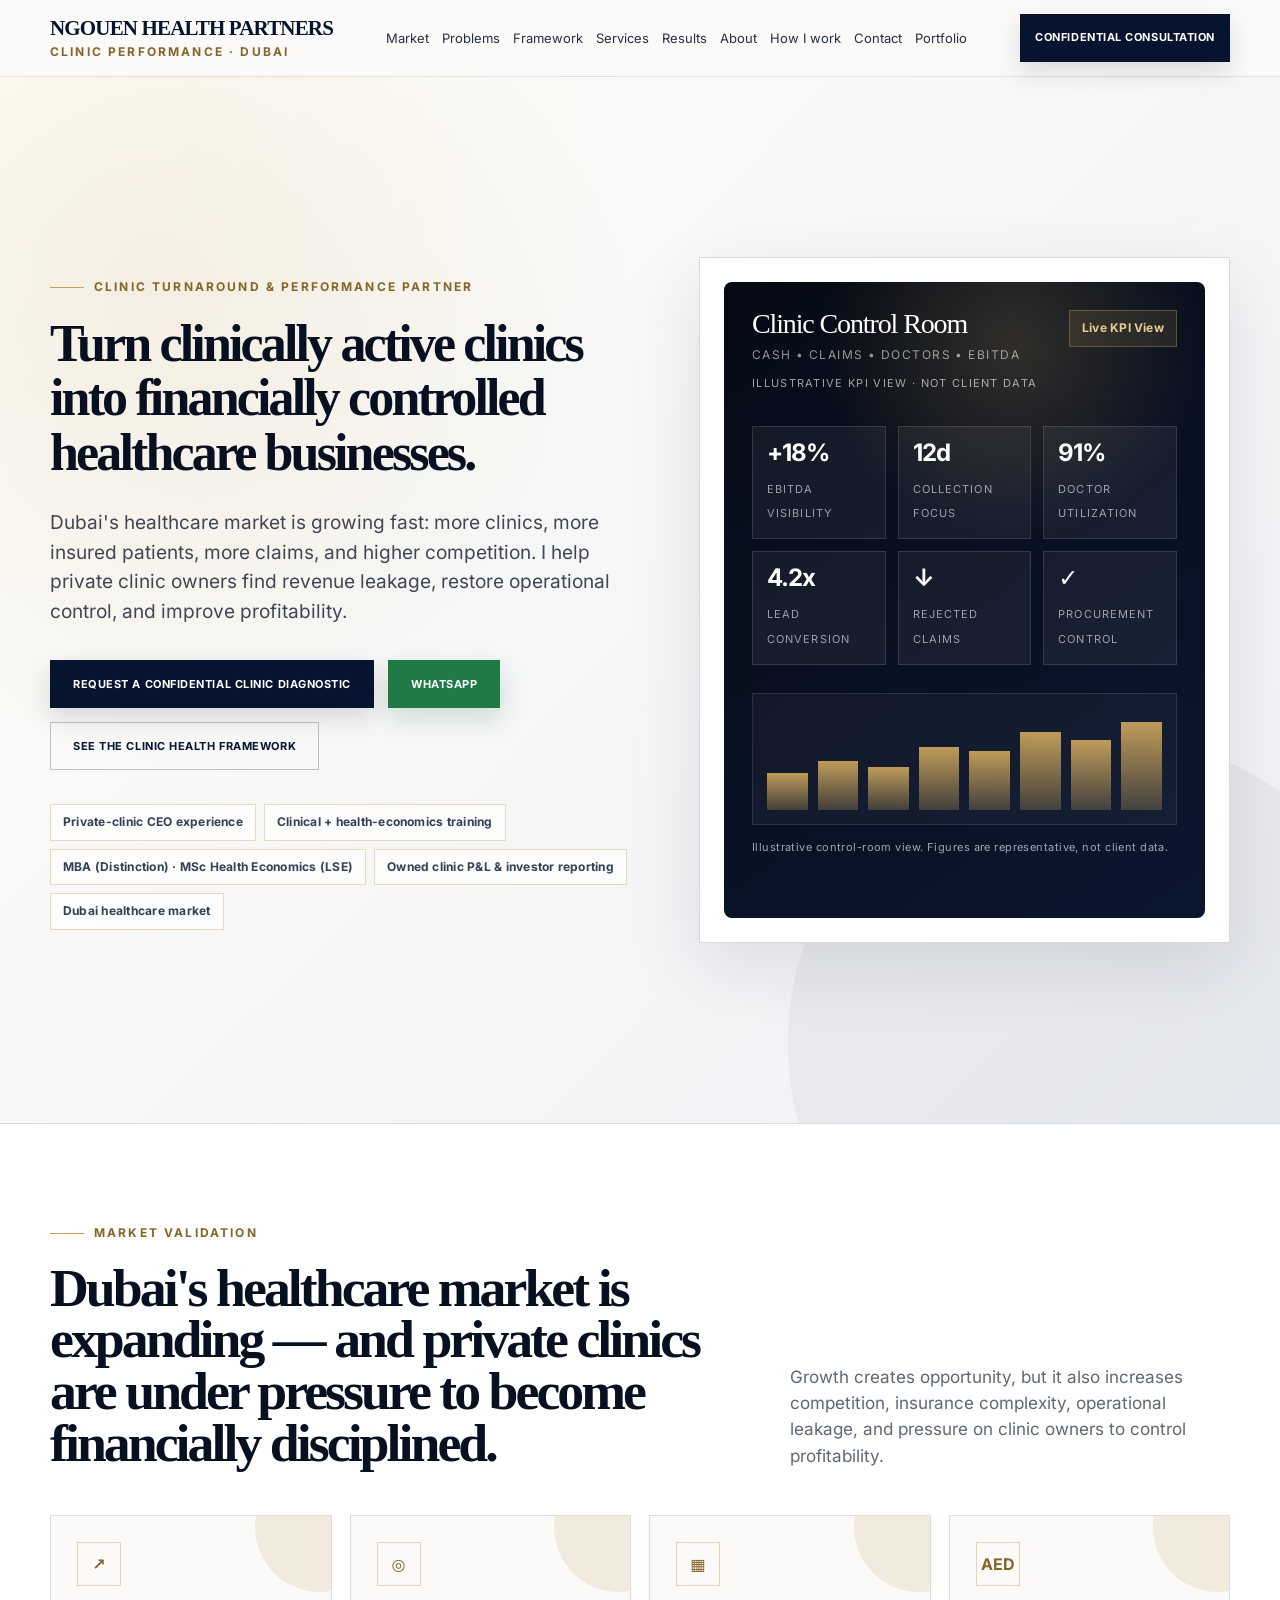
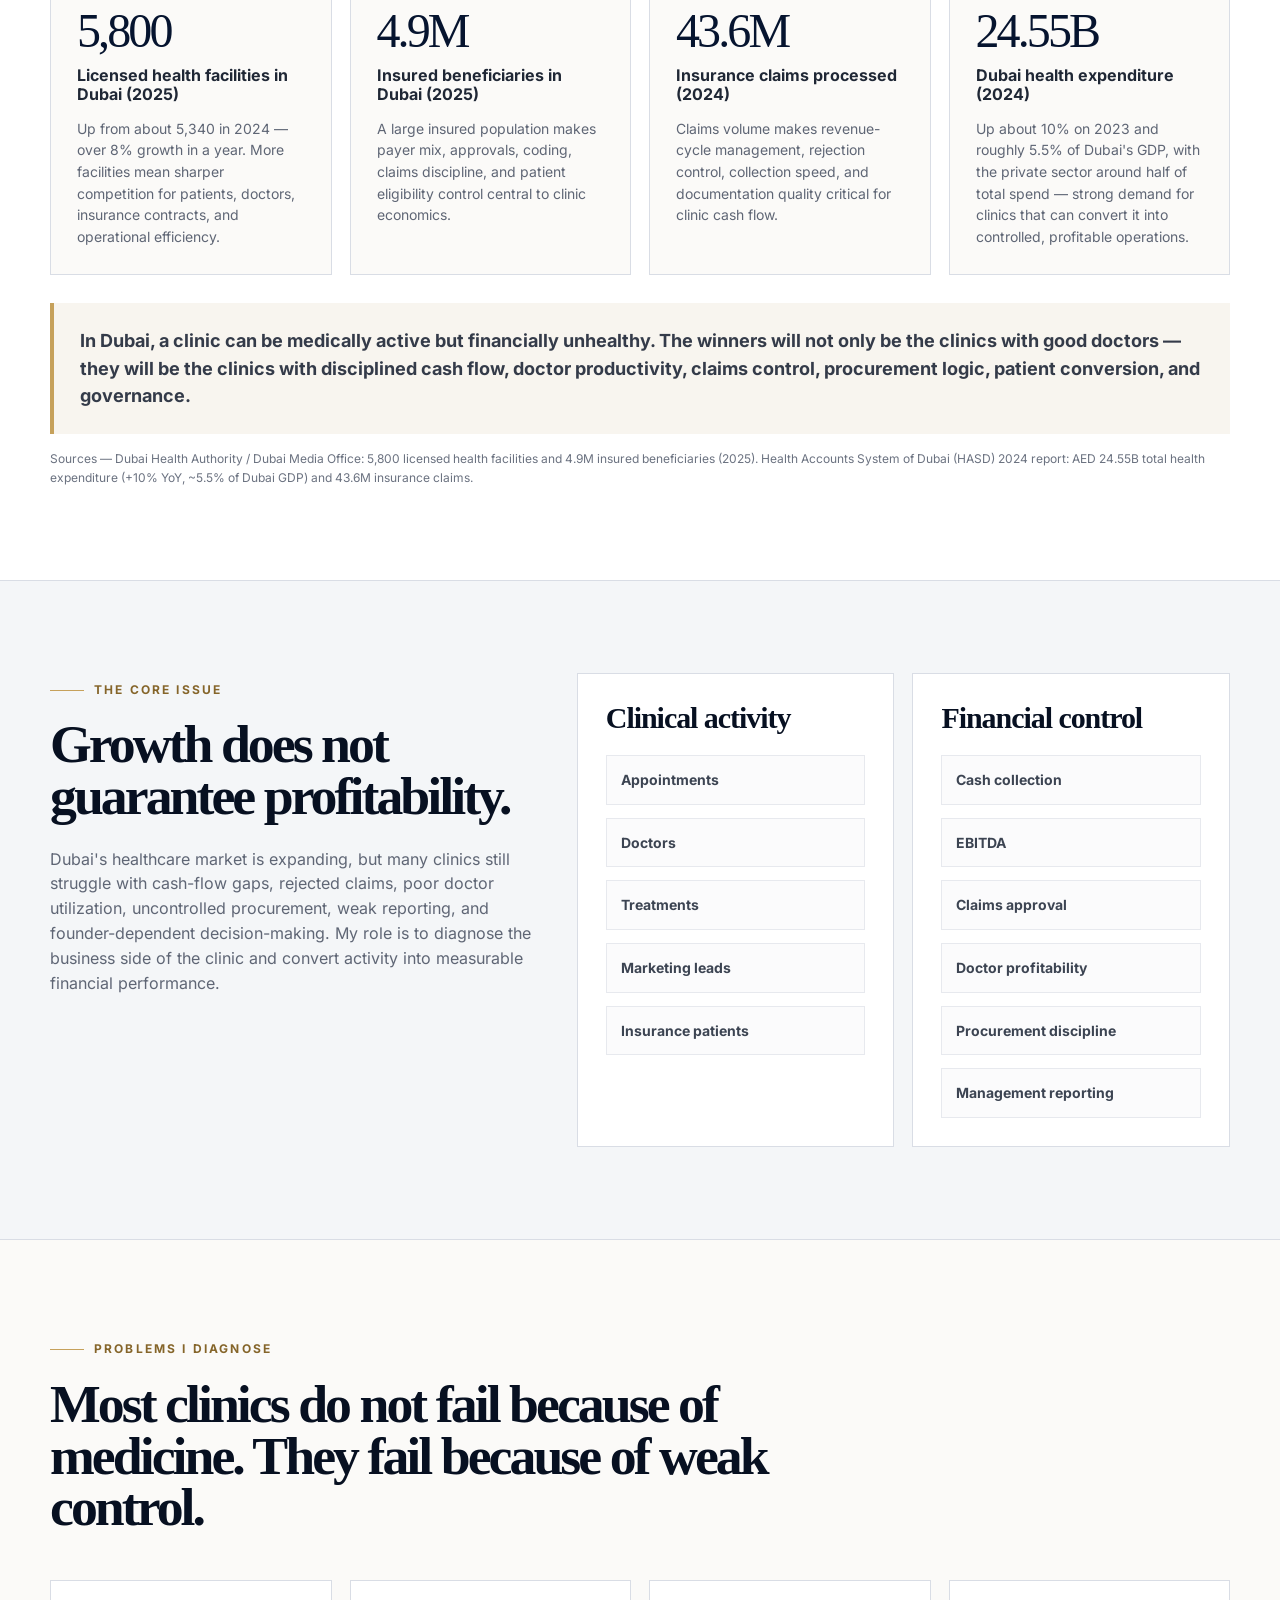
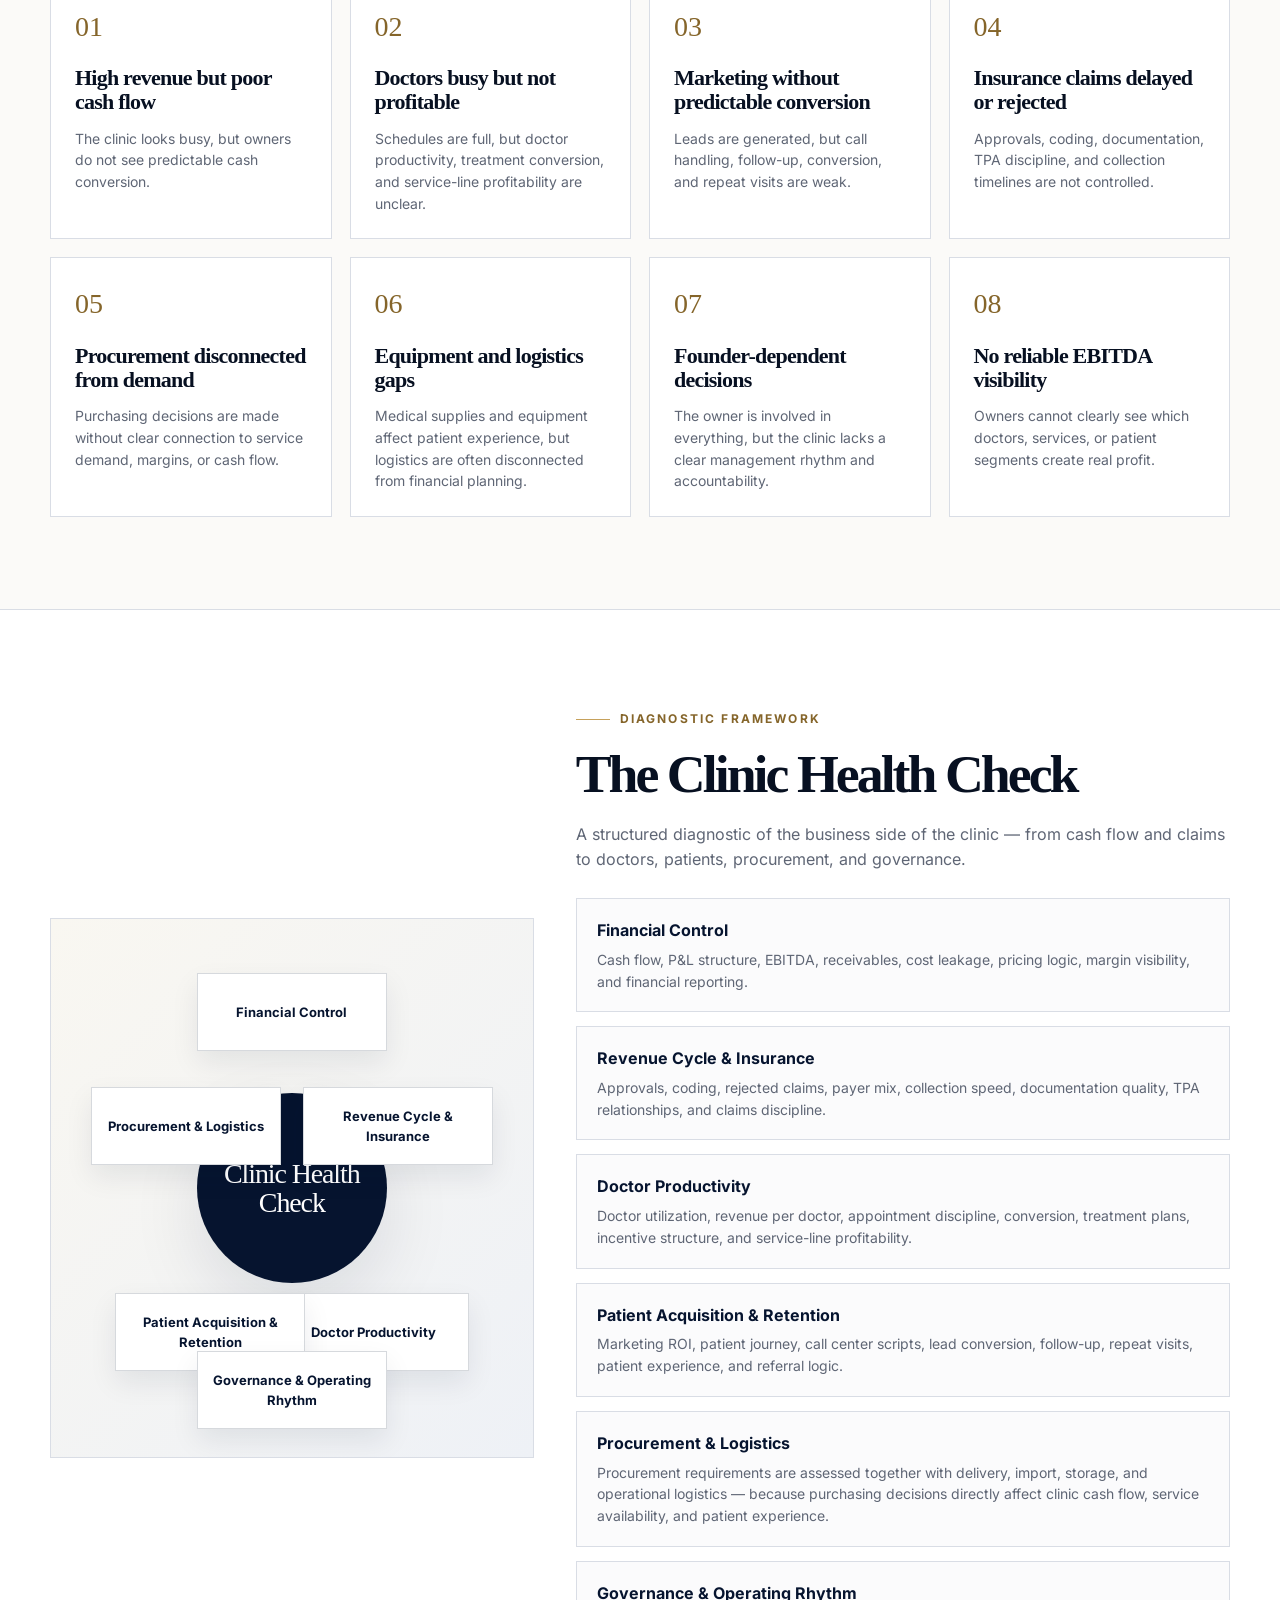
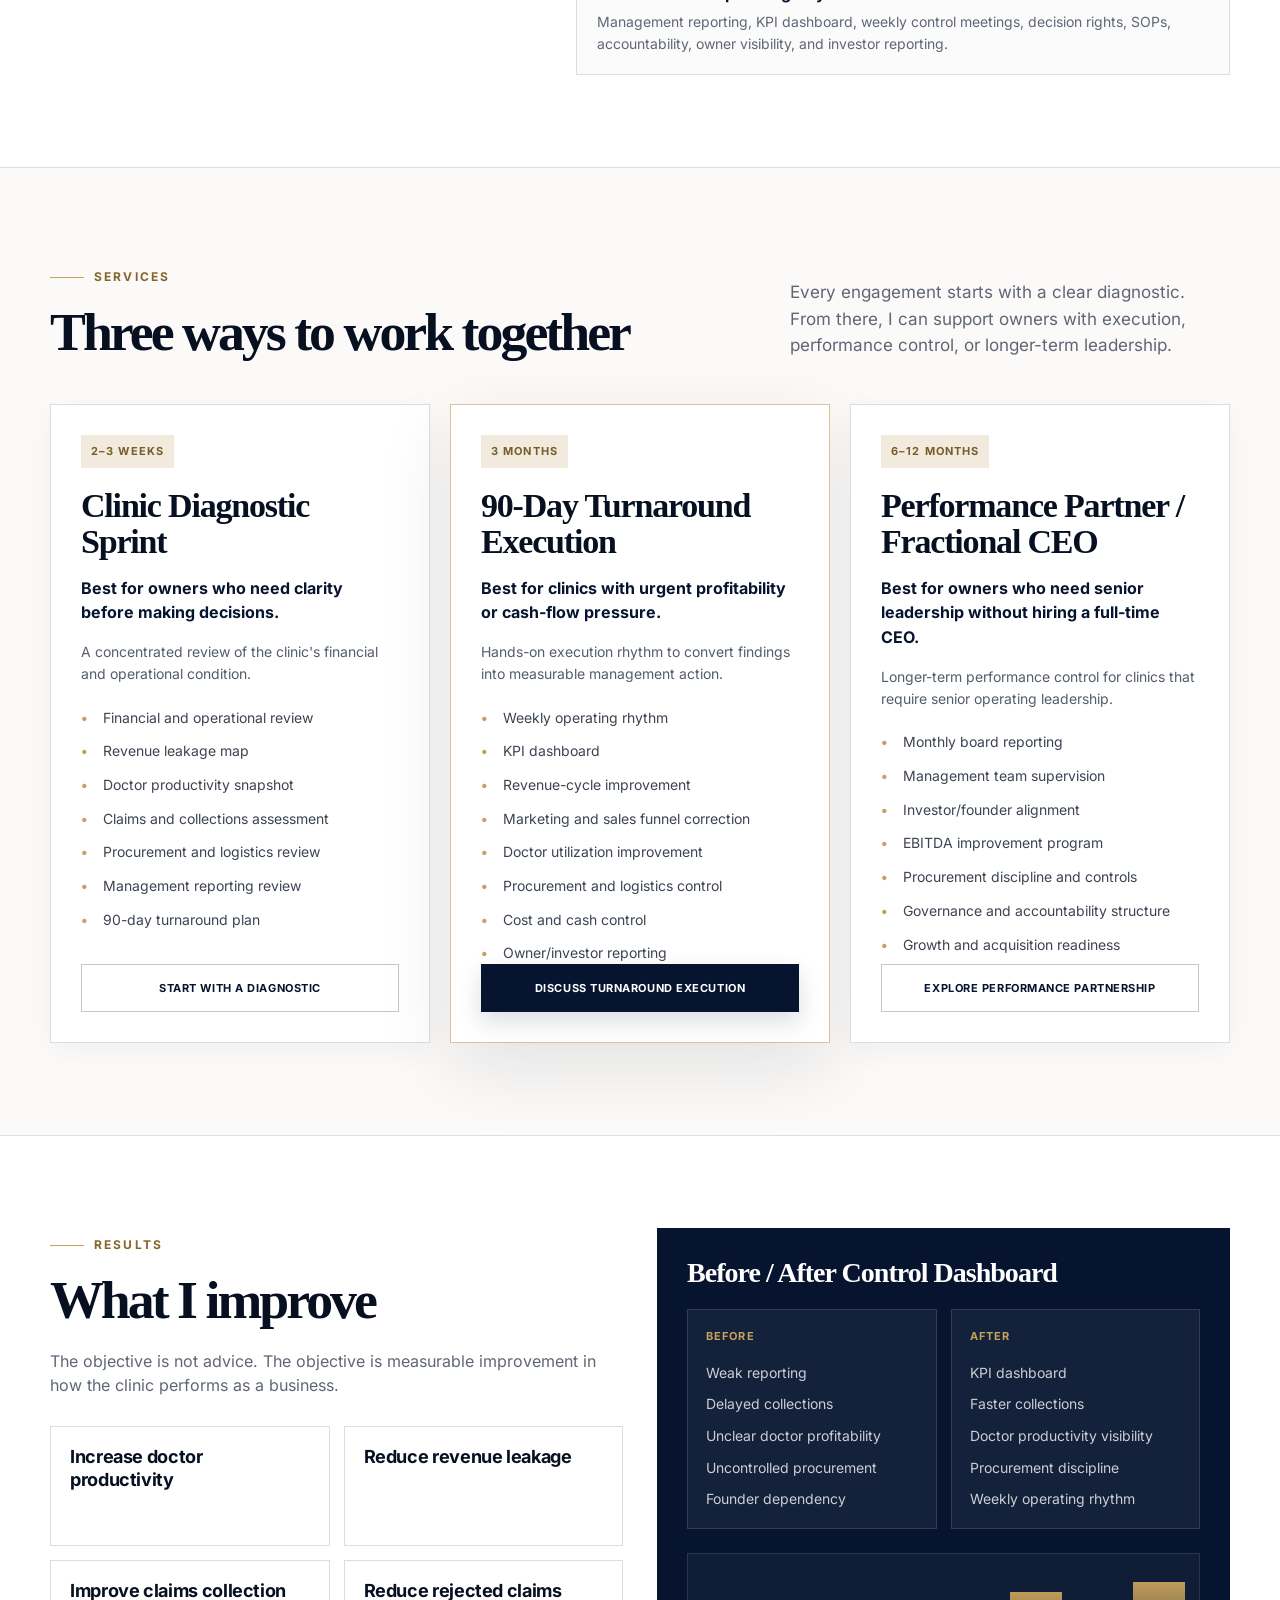
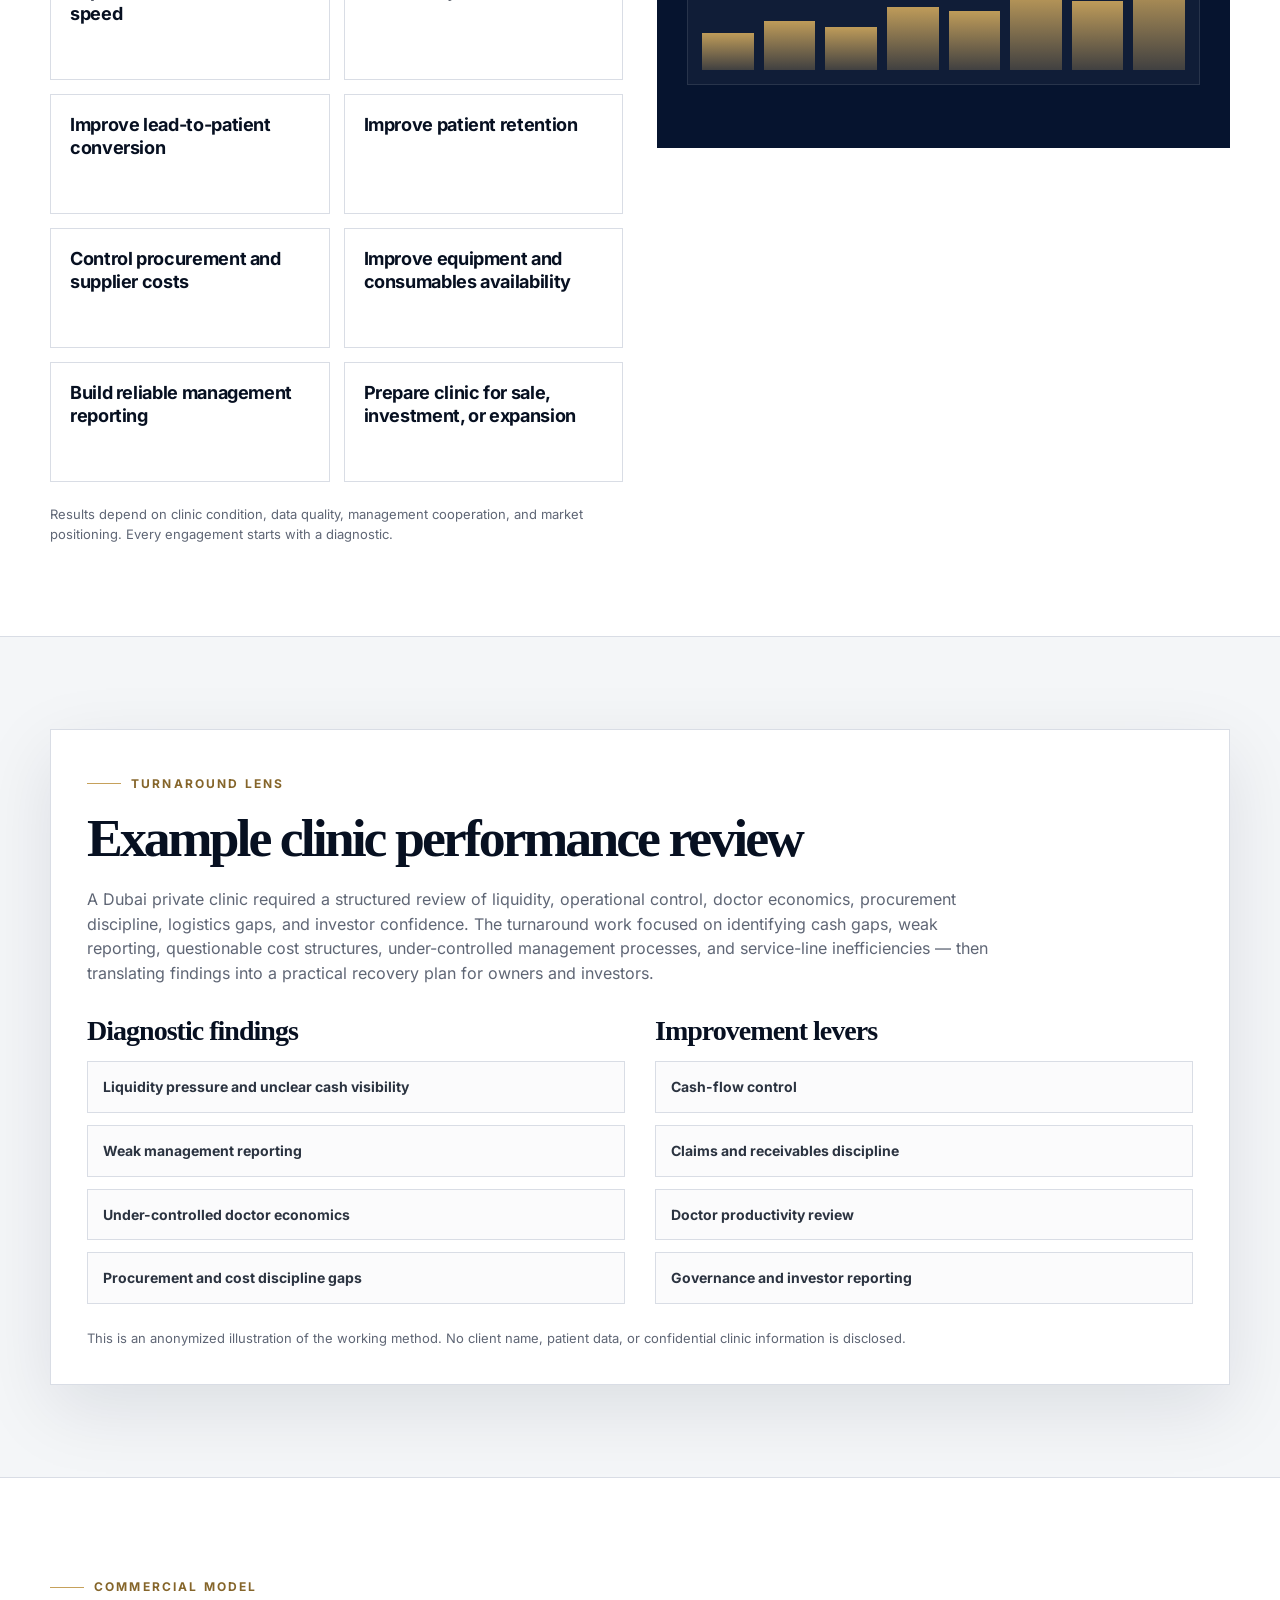
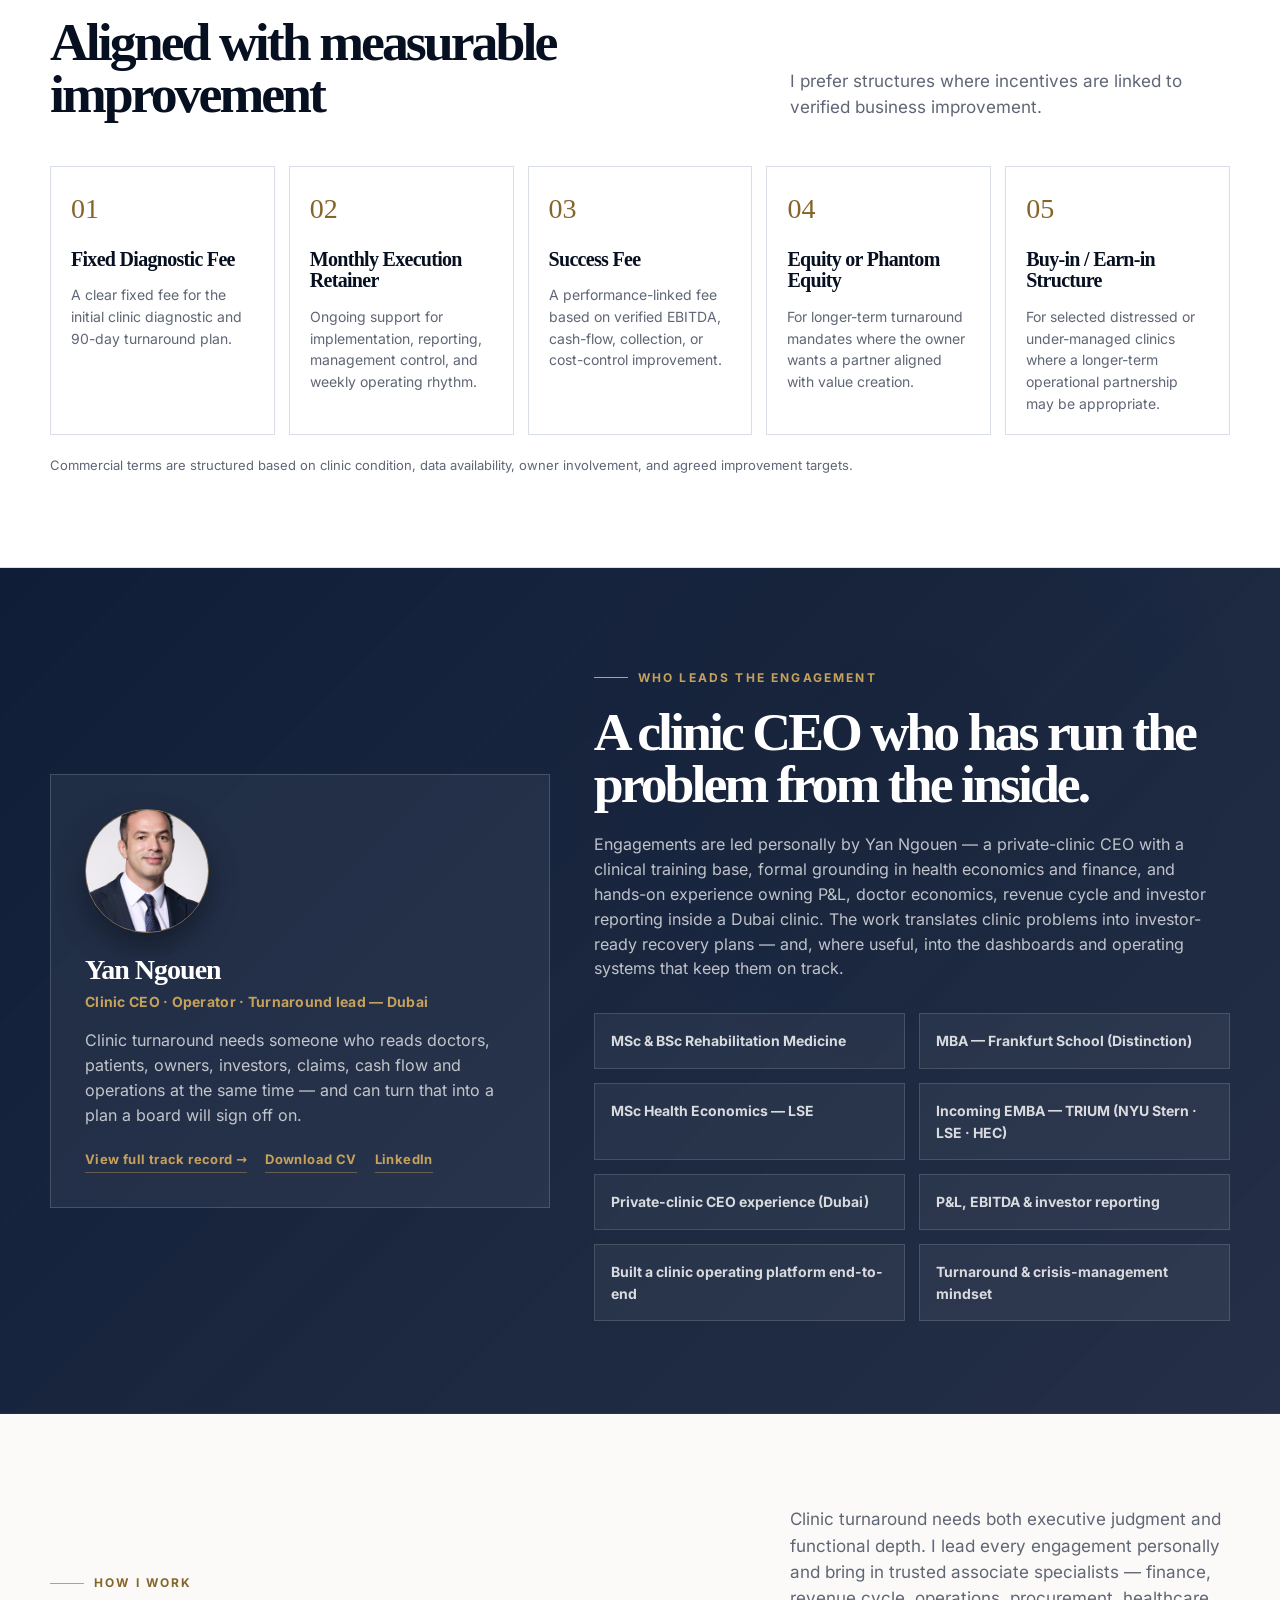
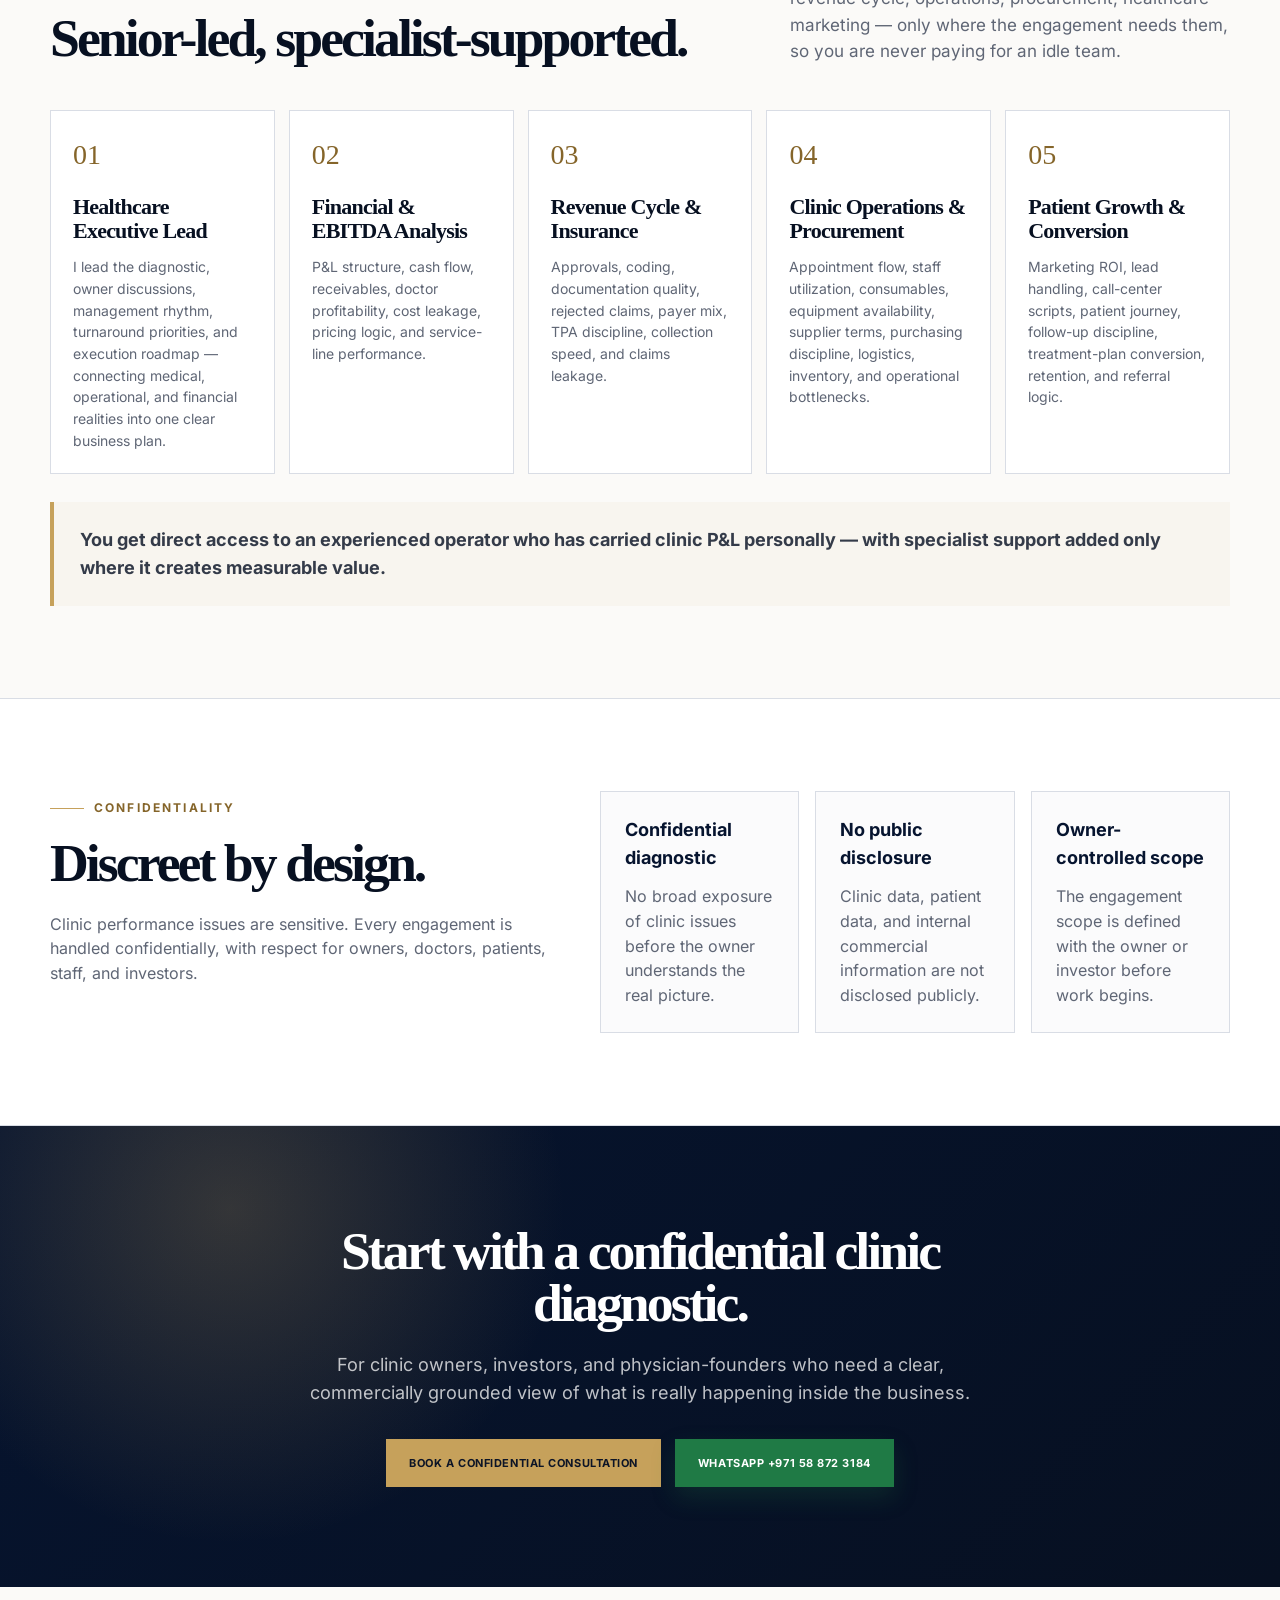
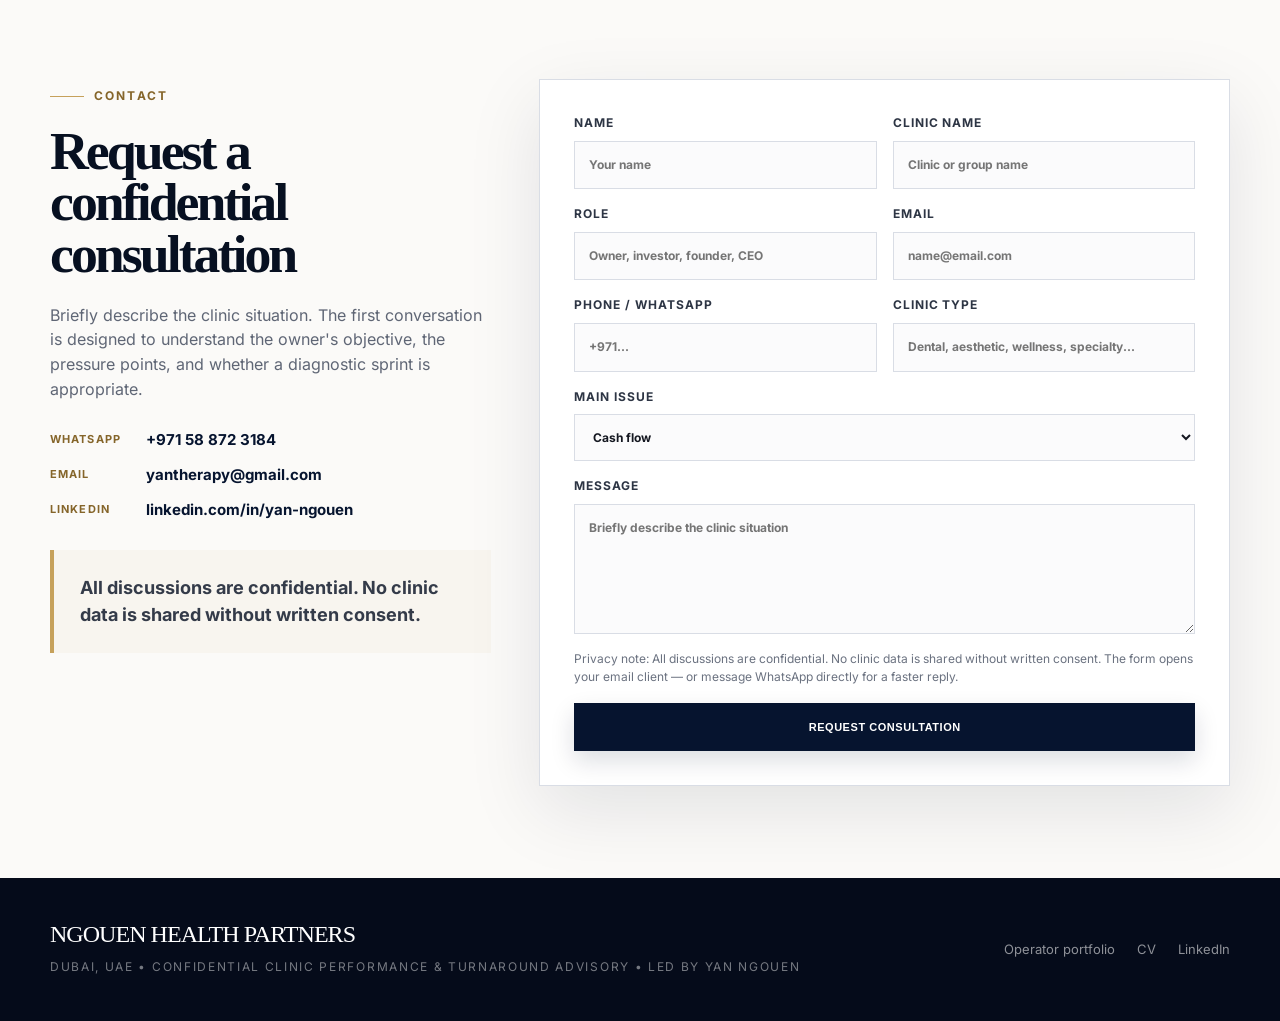
<file: advisory.html>
<!DOCTYPE html>
<html lang="en">
<head>
  <meta charset="UTF-8" />
  <meta name="viewport" content="width=device-width, initial-scale=1.0" />
  <title>Ngouen Health Partners | Clinic Turnaround &amp; Performance — Dubai</title>
  <meta name="description" content="Confidential clinic turnaround and performance advisory for private healthcare owners, physician-founders and investors in Dubai and the UAE. Led by Yan Ngouen — clinic CEO and operator." />
  <link rel="icon" href="favicon.png" />
  <link rel="canonical" href="https://yantheapy.github.io/yan-portfolio/advisory.html" />
  <meta property="og:type" content="website" />
  <meta property="og:title" content="Ngouen Health Partners — Clinic Turnaround &amp; Performance, Dubai" />
  <meta property="og:description" content="Confidential diagnostics and turnaround for private clinics in Dubai. Led by Yan Ngouen — clinic CEO and operator." />
  <meta property="og:image" content="https://yantheapy.github.io/yan-portfolio/photo.jpg" />
  <meta property="og:url" content="https://yantheapy.github.io/yan-portfolio/advisory.html" />
  <meta name="twitter:card" content="summary_large_image" />
  <meta name="twitter:title" content="Ngouen Health Partners — Clinic Turnaround, Dubai" />
  <meta name="twitter:description" content="Confidential clinic diagnostics and turnaround. Led by Yan Ngouen." />
  <meta name="twitter:image" content="https://yantheapy.github.io/yan-portfolio/photo.jpg" />
  <link rel="stylesheet" href="assets/fonts.css" />
  <style>
    :root {
      --navy: #06142f;
      --navy-2: #0a1d42;
      --charcoal: #151821;
      --muted: #5f6675;
      --line: #d9dde5;
      --paper: #fbfaf8;
      --white: #ffffff;
      --gold: #c6a15b;
      --gold-deep: #85652a; /* gold for small text on light backgrounds (>= 4.7:1 on paper, white and the hero tint) */
      --gold-soft: #f2eadc;
      --grey: #f2f4f7;
      --green: #1d6b5f;
      --danger: #8f3c32;
      --shadow: 0 24px 70px rgba(6, 20, 47, 0.10);
      --radius: 18px;
      --serif: Georgia, "Times New Roman", serif;
      --sans: Inter, ui-sans-serif, system-ui, -apple-system, BlinkMacSystemFont, "Segoe UI", Arial, sans-serif;
    }

    * { box-sizing: border-box; }

    html {
      scroll-behavior: smooth;
    }

    body {
      margin: 0;
      background: var(--paper);
      color: var(--charcoal);
      font-family: var(--sans);
      line-height: 1.55;
    }

    a {
      color: inherit;
      text-decoration: none;
    }

    .container {
      width: min(1180px, calc(100% - 40px));
      margin: 0 auto;
    }

    .nav {
      position: sticky;
      top: 0;
      z-index: 50;
      background: rgba(251, 250, 248, 0.92);
      backdrop-filter: blur(16px);
      border-bottom: 1px solid rgba(217, 221, 229, 0.85);
    }

    .nav-inner {
      height: 76px;
      display: flex;
      align-items: center;
      justify-content: space-between;
      gap: clamp(12px, 2.5vw - 15px, 20px);
    }

    .brand {
      display: flex;
      flex-direction: column;
      gap: 0;
      line-height: 0.92;
      letter-spacing: -0.04em;
      font-family: var(--serif);
      font-weight: 700;
      font-size: clamp(18px, 3.34vw - 18.7px, 21px);
      color: var(--navy);
      min-width: max-content;
      white-space: nowrap;
    }

    .brand span:last-child {
      color: var(--gold-deep);
      font-size: 12px;
      letter-spacing: 0.18em;
      font-family: var(--sans);
      font-weight: 700;
      margin-top: 8px;
      text-transform: uppercase;
    }

    .nav-links {
      display: flex;
      align-items: center;
      gap: clamp(10px, 3.4vw - 27px, 13px);
      color: #263040;
      font-size: 13px;
    }

    .nav-links a {
      white-space: nowrap;
    }

    .nav-links a:hover {
      color: var(--gold-deep);
    }

    .nav .nav-cta {
      white-space: nowrap;
      flex-shrink: 0;
      padding: 12px clamp(12px, 3vw - 21px, 14px);
      font-size: clamp(10px, 0.8vw + 1.2px, 11px);
    }

    /* CTA shown inside the collapsed menu only (the header CTA is hidden on small screens) */
    .nav-links .menu-cta {
      display: none;
    }

    .btn {
      display: inline-flex;
      align-items: center;
      justify-content: center;
      border: 1px solid var(--navy);
      background: var(--navy);
      color: white;
      padding: 14px 22px;
      min-height: 48px;
      font-weight: 800;
      letter-spacing: 0.05em;
      text-transform: uppercase;
      font-size: 11px;
      transition: 0.2s ease;
      box-shadow: 0 10px 24px rgba(6, 20, 47, 0.14);
      cursor: pointer;
    }

    .btn:hover {
      transform: translateY(-2px);
      background: var(--navy-2);
      box-shadow: 0 16px 30px rgba(6, 20, 47, 0.20);
    }

    .btn.secondary {
      background: transparent;
      color: var(--navy);
      box-shadow: none;
      border-color: rgba(6, 20, 47, 0.24);
    }

    .btn.secondary:hover {
      border-color: var(--gold);
      color: var(--gold);
    }

    .mobile-toggle {
      display: none;
      border: 0;
      background: transparent;
      color: var(--navy);
      font-size: 26px;
      line-height: 1;
      width: 44px;
      height: 44px;
      padding: 0;
      margin-right: -8px;
      flex-shrink: 0;
      cursor: pointer;
    }

    .mobile-toggle:focus-visible {
      outline: 2px solid var(--gold-deep);
      outline-offset: 2px;
    }

    .hero {
      position: relative;
      min-height: calc(100vh - 76px);
      display: flex;
      align-items: center;
      overflow: hidden;
      border-bottom: 1px solid var(--line);
      background:
        radial-gradient(circle at 12% 20%, rgba(198, 161, 91, 0.14), transparent 34%),
        linear-gradient(135deg, #fffdf8 0%, #f7f7f7 46%, #eef1f6 100%);
    }

    .hero::after {
      content: "";
      position: absolute;
      inset: auto -10% -22% auto;
      width: 620px;
      height: 620px;
      border-radius: 50%;
      background: rgba(6, 20, 47, 0.045);
      pointer-events: none;
    }

    .hero-grid {
      position: relative;
      z-index: 1;
      display: grid;
      grid-template-columns: 1.05fr 0.95fr;
      gap: 62px;
      align-items: center;
      padding: 88px 0;
    }

    .eyebrow {
      display: inline-flex;
      align-items: center;
      gap: 10px;
      color: var(--gold-deep);
      font-size: 12px;
      font-weight: 900;
      letter-spacing: 0.18em;
      text-transform: uppercase;
      margin-bottom: 20px;
    }

    .eyebrow::before {
      content: "";
      width: 34px;
      height: 1px;
      background: var(--gold);
    }

    h1, h2, h3 {
      color: #071021;
      margin: 0;
      line-height: 0.96;
      letter-spacing: -0.055em;
      font-family: var(--serif);
    }

    h1 {
      /* 52px cap (not 64px): the hero text column is 587px at >=1220px, and the
         headline only fits in 3 lines of Georgia at <= ~55px */
      font-size: clamp(34px, 4.6vw, 52px);
      line-height: 1.05;
      max-width: 690px;
    }

    h2 {
      font-size: clamp(34px, 4.2vw, 58px);
      max-width: 820px;
    }

    h3 {
      font-size: 28px;
      letter-spacing: -0.035em;
      line-height: 1.05;
    }

    p {
      margin: 0;
      color: var(--muted);
      font-size: 16px;
    }

    .hero p {
      font-size: 19px;
      max-width: 680px;
      margin: 28px 0 34px;
      color: #3f4654;
    }

    .hero-actions {
      display: flex;
      gap: 14px;
      flex-wrap: wrap;
      margin-bottom: 34px;
    }

    .trust-strip {
      display: flex;
      flex-wrap: wrap;
      gap: 8px;
      max-width: 720px;
    }

    .pill {
      border: 1px solid rgba(198, 161, 91, 0.38);
      background: rgba(255, 255, 255, 0.64);
      color: #344055;
      padding: 8px 12px;
      font-size: 12px;
      font-weight: 750;
      letter-spacing: 0.02em;
    }

    .hero-card {
      border: 1px solid rgba(6, 20, 47, 0.16);
      background: white;
      padding: 24px;
      box-shadow: var(--shadow);
      position: relative;
    }

    .dashboard {
      background: #071021;
      color: white;
      border-radius: 8px;
      padding: 28px;
      min-height: 430px;
      position: relative;
      overflow: hidden;
      background:
        radial-gradient(circle at 60% 10%, rgba(198, 161, 91, 0.22), transparent 30%),
        linear-gradient(145deg, #050a14 0%, #0b1730 100%);
    }

    .dash-top {
      display: flex;
      justify-content: space-between;
      gap: 20px;
      align-items: flex-start;
      margin-bottom: 34px;
    }

    .dash-title {
      font-family: var(--serif);
      font-size: 28px;
      letter-spacing: -0.04em;
      line-height: 1;
    }

    .dash-sub {
      color: rgba(255, 255, 255, 0.56);
      font-size: 12px;
      margin-top: 8px;
      letter-spacing: 0.12em;
      text-transform: uppercase;
    }

    .dash-note {
      color: rgba(255, 255, 255, 0.62);
      font-size: 11px;
      margin-top: 10px;
      letter-spacing: 0.12em;
      text-transform: uppercase;
    }

    .dash-top .pill {
      white-space: nowrap;
      flex-shrink: 0;
    }

    .dash-grid {
      display: grid;
      grid-template-columns: repeat(3, 1fr);
      gap: 12px;
      margin-bottom: 28px;
    }

    .dash-metric {
      border: 1px solid rgba(255,255,255,0.12);
      background: rgba(255,255,255,0.055);
      padding: 14px;
      min-height: 92px;
    }

    .dash-metric strong {
      display: block;
      color: white;
      font-size: 24px;
      letter-spacing: -0.04em;
      line-height: 1;
      margin-bottom: 10px;
    }

    .dash-metric span {
      color: rgba(255,255,255,0.58);
      font-size: 11px;
      text-transform: uppercase;
      letter-spacing: 0.10em;
    }

    .chart {
      height: 132px;
      display: flex;
      align-items: end;
      gap: 10px;
      padding: 14px;
      border: 1px solid rgba(255,255,255,0.10);
      background: rgba(255,255,255,0.04);
    }

    .bar {
      flex: 1;
      min-width: 10px;
      background: linear-gradient(180deg, var(--gold), rgba(198,161,91,0.28));
      opacity: 0.96;
    }

    .bar:nth-child(1) { height: 36%; }
    .bar:nth-child(2) { height: 48%; }
    .bar:nth-child(3) { height: 42%; }
    .bar:nth-child(4) { height: 62%; }
    .bar:nth-child(5) { height: 58%; }
    .bar:nth-child(6) { height: 76%; }
    .bar:nth-child(7) { height: 68%; }
    .bar:nth-child(8) { height: 86%; }

    section {
      padding: 92px 0;
    }

    .section-head {
      display: flex;
      align-items: end;
      justify-content: space-between;
      gap: 34px;
      margin-bottom: 46px;
    }

    .section-head p {
      max-width: 440px;
      font-size: 17px;
    }

    .market {
      background: var(--white);
      border-bottom: 1px solid var(--line);
    }

    .stats {
      display: grid;
      grid-template-columns: repeat(4, 1fr);
      gap: 18px;
      margin-top: 30px;
    }

    .stat-card {
      border: 1px solid var(--line);
      background: var(--paper);
      padding: 26px;
      min-height: 285px;
      position: relative;
      overflow: hidden;
    }

    .stat-card::after {
      content: "";
      position: absolute;
      right: -54px;
      top: -54px;
      width: 130px;
      height: 130px;
      background: var(--gold-soft);
      border-radius: 50%;
    }

    .stat-icon {
      width: 44px;
      height: 44px;
      display: grid;
      place-items: center;
      border: 1px solid rgba(198, 161, 91, 0.42);
      color: var(--gold-deep);
      margin-bottom: 22px;
      position: relative;
      z-index: 1;
      font-weight: 900;
    }

    .stat-value {
      position: relative;
      z-index: 1;
      font-family: var(--serif);
      font-size: 48px;
      letter-spacing: -0.06em;
      line-height: 0.96;
      color: var(--navy);
      margin-bottom: 12px;
    }

    .stat-label {
      position: relative;
      z-index: 1;
      color: #1f2735;
      font-weight: 850;
      margin-bottom: 13px;
      line-height: 1.2;
    }

    .stat-card p {
      position: relative;
      z-index: 1;
      font-size: 14px;
    }

    .insight {
      margin-top: 28px;
      border-left: 4px solid var(--gold);
      background: #f8f5ef;
      padding: 24px 26px;
      color: #343b49;
      font-size: 18px;
      font-weight: 650;
    }

    .source-note {
      margin-top: 16px;
      color: #6b7280;
      font-size: 12px;
    }

    .split {
      background: #f4f6f8;
      border-bottom: 1px solid var(--line);
    }

    .split-grid {
      display: grid;
      grid-template-columns: 0.85fr 1.15fr;
      gap: 44px;
      align-items: start;
    }

    .compare {
      display: grid;
      grid-template-columns: 1fr 1fr;
      gap: 18px;
    }

    .compare-card {
      background: white;
      border: 1px solid var(--line);
      padding: 28px;
      min-height: 340px;
    }

    .compare-card h3 {
      font-size: 30px;
      margin-bottom: 22px;
    }

    .compare-list {
      display: grid;
      gap: 13px;
    }

    .compare-list div {
      padding: 13px 14px;
      border: 1px solid #e7e9ee;
      color: #3c4452;
      background: #fbfbfc;
      font-size: 14px;
      font-weight: 700;
    }

    .problems {
      background: var(--paper);
      border-bottom: 1px solid var(--line);
    }

    .cards-4 {
      display: grid;
      grid-template-columns: repeat(4, 1fr);
      gap: 18px;
    }

    .problem-card, .result-card, .team-card, .model-card {
      border: 1px solid var(--line);
      background: white;
      padding: 24px;
      min-height: 215px;
      transition: 0.2s ease;
    }

    .problem-card:hover, .result-card:hover, .team-card:hover, .model-card:hover {
      transform: translateY(-4px);
      box-shadow: 0 18px 42px rgba(6, 20, 47, 0.08);
      border-color: rgba(198, 161, 91, 0.55);
    }

    .num {
      font-family: var(--serif);
      color: var(--gold-deep);
      font-size: 28px;
      margin-bottom: 18px;
      display: inline-block;
    }

    .problem-card h3, .result-card h3, .team-card h3, .model-card h3 {
      font-size: 22px;
      margin-bottom: 14px;
      line-height: 1.08;
    }

    .problem-card p, .team-card p, .model-card p {
      font-size: 14px;
    }

    .framework {
      background: white;
      border-bottom: 1px solid var(--line);
    }

    .framework-grid {
      display: grid;
      grid-template-columns: 0.85fr 1.15fr;
      gap: 42px;
      align-items: center;
    }

    .wheel {
      min-height: 540px;
      position: relative;
      display: grid;
      place-items: center;
      background:
        radial-gradient(circle, rgba(198,161,91,0.16) 0 15%, transparent 16% 100%),
        linear-gradient(135deg, #f9f7f1, #eef1f6);
      border: 1px solid var(--line);
      overflow: hidden;
    }

    .wheel-center {
      width: 190px;
      height: 190px;
      border-radius: 50%;
      background: var(--navy);
      color: white;
      display: grid;
      place-items: center;
      text-align: center;
      padding: 25px;
      font-family: var(--serif);
      font-size: 28px;
      letter-spacing: -0.04em;
      line-height: 1.05;
      box-shadow: var(--shadow);
    }

    .wheel-item {
      position: absolute;
      width: 190px;
      min-height: 78px;
      background: white;
      border: 1px solid rgba(6, 20, 47, 0.16);
      box-shadow: 0 12px 28px rgba(6, 20, 47, 0.08);
      display: flex;
      align-items: center;
      justify-content: center;
      text-align: center;
      padding: 14px;
      font-weight: 850;
      color: var(--navy);
      font-size: 13px;
    }

    .wheel-item:nth-child(2) { top: 54px; left: 50%; transform: translateX(-50%); }
    .wheel-item:nth-child(3) { right: 40px; top: 168px; }
    .wheel-item:nth-child(4) { right: 64px; bottom: 86px; }
    .wheel-item:nth-child(5) { left: 64px; bottom: 86px; }
    .wheel-item:nth-child(6) { left: 40px; top: 168px; }
    .wheel-item:nth-child(7) { left: 50%; bottom: 28px; transform: translateX(-50%); }

    .pillar-list {
      display: grid;
      gap: 14px;
    }

    .pillar {
      border: 1px solid var(--line);
      padding: 19px 20px;
      background: #fbfbfc;
    }

    .pillar strong {
      display: block;
      color: var(--navy);
      margin-bottom: 6px;
    }

    .pillar span {
      display: block;
      color: var(--muted);
      font-size: 14px;
    }

    .services {
      background: var(--paper);
      border-bottom: 1px solid var(--line);
    }

    .service-grid {
      display: grid;
      grid-template-columns: repeat(3, 1fr);
      gap: 20px;
    }

    .service-card {
      background: white;
      border: 1px solid var(--line);
      box-shadow: 0 8px 26px rgba(6, 20, 47, 0.04);
      padding: 30px;
      display: flex;
      min-height: 610px;
      flex-direction: column;
    }

    .service-card.featured {
      border-color: rgba(198,161,91,0.65);
      box-shadow: var(--shadow);
      transform: translateY(-8px);
    }

    .tag {
      display: inline-flex;
      width: fit-content;
      background: var(--gold-soft);
      color: #765d2a;
      font-size: 11px;
      font-weight: 900;
      letter-spacing: 0.10em;
      text-transform: uppercase;
      padding: 8px 10px;
      margin-bottom: 20px;
    }

    .service-card h3 {
      font-size: 34px;
      margin-bottom: 16px;
    }

    .duration {
      color: var(--navy);
      font-weight: 900;
      margin-bottom: 16px;
    }

    .best {
      font-size: 14px;
      color: #545d6b;
      margin-bottom: 22px;
    }

    ul {
      margin: 0;
      padding: 0;
      list-style: none;
      display: grid;
      gap: 12px;
    }

    li {
      position: relative;
      padding-left: 22px;
      color: #3c4452;
      font-size: 14px;
    }

    li::before {
      content: "•";
      position: absolute;
      left: 0;
      color: var(--gold);
      font-weight: 900;
    }

    .service-card .btn {
      margin-top: auto;
      width: 100%;
    }

    .results {
      background: white;
      border-bottom: 1px solid var(--line);
    }

    .results-layout {
      display: grid;
      grid-template-columns: 1fr 1fr;
      gap: 34px;
      align-items: start;
    }

    .results-grid {
      display: grid;
      grid-template-columns: repeat(2, 1fr);
      gap: 14px;
    }

    .result-card {
      min-height: 120px;
      padding: 19px;
    }

    .result-card h3 {
      font-size: 18px;
      margin: 0;
      font-family: var(--sans);
      letter-spacing: -0.02em;
      line-height: 1.25;
    }

    .before-after {
      background: var(--navy);
      color: white;
      padding: 30px;
      min-height: 520px;
      position: sticky;
      top: 100px;
    }

    .before-after h3 {
      color: white;
      margin-bottom: 22px;
    }

    .ba-grid {
      display: grid;
      grid-template-columns: 1fr 1fr;
      gap: 14px;
    }

    .ba-card {
      border: 1px solid rgba(255,255,255,0.12);
      background: rgba(255,255,255,0.055);
      padding: 18px;
    }

    .ba-card strong {
      display: block;
      margin-bottom: 16px;
      color: var(--gold);
      letter-spacing: 0.10em;
      text-transform: uppercase;
      font-size: 11px;
    }

    .ba-card div {
      display: grid;
      gap: 10px;
      color: rgba(255,255,255,0.78);
      font-size: 14px;
    }

    .case {
      background: #f4f6f8;
      border-bottom: 1px solid var(--line);
    }

    .case-box {
      background: white;
      border: 1px solid var(--line);
      box-shadow: var(--shadow);
      padding: 36px;
    }

    .case-grid {
      display: grid;
      grid-template-columns: 1fr 1fr;
      gap: 30px;
      margin-top: 30px;
    }

    .mini-grid {
      display: grid;
      gap: 12px;
      margin-top: 16px;
    }

    .mini {
      border: 1px solid var(--line);
      padding: 14px 15px;
      background: #fbfbfc;
      font-size: 14px;
      font-weight: 750;
      color: #2b3340;
    }

    .compensation {
      background: white;
      border-bottom: 1px solid var(--line);
    }

    .models {
      display: grid;
      grid-template-columns: repeat(5, 1fr);
      gap: 14px;
    }

    .model-card {
      min-height: 245px;
      padding: 20px;
    }

    .model-card h3 {
      font-size: 20px;
    }

    .founder {
      background:
        linear-gradient(135deg, rgba(6,20,47,0.96), rgba(6,20,47,0.88)),
        radial-gradient(circle at 70% 20%, rgba(198,161,91,0.24), transparent 30%);
      color: white;
      border-bottom: 1px solid rgba(255,255,255,0.08);
    }

    .founder h2, .founder h3 {
      color: white;
    }

    .founder p {
      color: rgba(255,255,255,0.72);
    }

    .founder .eyebrow {
      color: var(--gold);
    }

    .founder-grid {
      display: grid;
      grid-template-columns: 0.88fr 1.12fr;
      gap: 44px;
      align-items: center;
    }

    .profile-card {
      border: 1px solid rgba(255,255,255,0.16);
      background: rgba(255,255,255,0.06);
      padding: 34px;
    }

    .profile-mark {
      width: 86px;
      height: 86px;
      display: grid;
      place-items: center;
      border-radius: 50%;
      border: 1px solid rgba(198,161,91,0.62);
      color: var(--gold);
      font-family: var(--serif);
      font-size: 36px;
      margin-bottom: 24px;
    }

    .credentials {
      display: grid;
      grid-template-columns: repeat(2, 1fr);
      gap: 14px;
      margin-top: 32px;
    }

    .credential {
      border: 1px solid rgba(255,255,255,0.14);
      background: rgba(255,255,255,0.055);
      padding: 16px;
      color: rgba(255,255,255,0.82);
      font-weight: 750;
      font-size: 14px;
    }

    .team {
      background: var(--paper);
      border-bottom: 1px solid var(--line);
    }

    .team-grid {
      display: grid;
      grid-template-columns: repeat(5, 1fr);
      gap: 14px;
    }

    .team-card {
      min-height: 300px;
      padding: 22px;
    }

    .team-card h3 {
      font-size: 22px;
    }

    .confidential {
      background: white;
      border-bottom: 1px solid var(--line);
    }

    .conf-grid {
      display: grid;
      grid-template-columns: 0.9fr 1.1fr;
      gap: 34px;
      align-items: start;
    }

    .conf-cards {
      display: grid;
      grid-template-columns: repeat(3, 1fr);
      gap: 16px;
    }

    .conf-card {
      border: 1px solid var(--line);
      padding: 24px;
      background: #fbfbfc;
      min-height: 170px;
    }

    .conf-card strong {
      display: block;
      color: var(--navy);
      margin-bottom: 12px;
      font-size: 18px;
    }

    .cta {
      background:
        radial-gradient(circle at 18% 18%, rgba(198,161,91,0.24), transparent 30%),
        linear-gradient(135deg, #06142f, #071021);
      color: white;
      text-align: center;
      padding: 100px 0;
    }

    .cta h2 {
      color: white;
      margin: 0 auto 22px;
    }

    .cta p {
      color: rgba(255,255,255,0.74);
      font-size: 18px;
      max-width: 700px;
      margin: 0 auto 32px;
    }

    .cta .btn {
      background: var(--gold);
      border-color: var(--gold);
      color: #0c1426;
      box-shadow: none;
    }

    .contact {
      background: var(--paper);
      padding: 92px 0;
    }

    .contact-grid {
      display: grid;
      grid-template-columns: 0.78fr 1.22fr;
      gap: 48px;
      align-items: start;
    }

    form {
      background: white;
      border: 1px solid var(--line);
      box-shadow: var(--shadow);
      padding: 34px;
      display: grid;
      gap: 16px;
    }

    .form-row {
      display: grid;
      grid-template-columns: 1fr 1fr;
      gap: 16px;
    }

    label {
      display: grid;
      gap: 8px;
      color: #2d3544;
      font-size: 12px;
      font-weight: 900;
      text-transform: uppercase;
      letter-spacing: 0.08em;
    }

    input, select, textarea {
      width: 100%;
      border: 1px solid #d9dde5;
      background: #fbfbfc;
      padding: 14px 14px;
      font: inherit;
      color: var(--charcoal);
      outline: none;
    }

    input:focus, select:focus, textarea:focus {
      border-color: var(--gold);
      background: white;
    }

    textarea {
      min-height: 130px;
      resize: vertical;
    }

    .privacy {
      font-size: 12px;
      color: #6b7280;
    }

    footer {
      background: #050b1a;
      color: white;
      padding: 44px 0;
    }

    .footer-grid {
      display: grid;
      grid-template-columns: 1fr auto;
      gap: 30px;
      align-items: center;
    }

    .footer-brand {
      font-family: var(--serif);
      font-size: 24px;
      letter-spacing: -0.04em;
      line-height: 1;
    }

    .footer-meta {
      color: rgba(255,255,255,0.45);
      font-size: 12px;
      text-transform: uppercase;
      letter-spacing: 0.14em;
      margin-top: 12px;
    }

    .footer-links {
      display: flex;
      gap: 22px;
      color: rgba(255,255,255,0.55);
      font-size: 13px;
    }

    .floating-cta {
      position: fixed;
      right: 22px;
      bottom: 22px;
      z-index: 40;
      display: none;
    }

    .reveal {
      opacity: 0;
      transform: translateY(18px);
      transition: opacity 0.55s ease, transform 0.55s ease;
    }

    .reveal.visible {
      opacity: 1;
      transform: translateY(0);
    }

    /* --- additions for personal-brand advisory build --- */
    .btn.wa {
      background: #1f7a45;
      border-color: #1f7a45;
      box-shadow: 0 10px 24px rgba(31, 122, 69, 0.22);
    }
    .btn.wa:hover { background: #1a6b3c; }
    .cta .btn.wa { color: white; } /* keep white text on green inside the gold-button CTA section */
    .founder-photo {
      width: 124px;
      height: 124px;
      border-radius: 50%;
      object-fit: cover;
      border: 1px solid rgba(198,161,91,0.6);
      box-shadow: 0 14px 30px rgba(0,0,0,0.35);
      margin-bottom: 22px;
      display: block;
    }
    .profile-role {
      color: var(--gold);
      font-weight: 800;
      margin-top: 6px;
      letter-spacing: 0.02em;
      font-size: 14px;
    }
    .profile-links {
      display: flex;
      gap: 18px;
      flex-wrap: wrap;
      margin-top: 22px;
    }
    .profile-links a {
      color: var(--gold);
      font-size: 13px;
      font-weight: 800;
      letter-spacing: 0.03em;
      border-bottom: 1px solid rgba(198,161,91,0.4);
      padding-bottom: 2px;
    }
    .profile-links a:hover { color: #e7cc8f; border-color: #e7cc8f; }
    .contact-direct {
      display: grid;
      gap: 12px;
      margin-top: 26px;
    }
    .contact-direct a {
      display: inline-flex;
      align-items: center;
      gap: 10px;
      color: var(--navy);
      font-weight: 800;
      font-size: 15px;
    }
    .contact-direct a:hover { color: var(--gold); }
    .contact-direct .lab {
      color: var(--gold-deep);
      font-size: 11px;
      font-weight: 900;
      letter-spacing: 0.1em;
      text-transform: uppercase;
      min-width: 86px;
    }

    @media (max-width: 1120px) {
      .stats,
      .cards-4 {
        grid-template-columns: repeat(2, 1fr);
      }

      .models,
      .team-grid {
        grid-template-columns: repeat(2, 1fr);
      }

      .service-grid {
        grid-template-columns: 1fr;
      }

      .service-card,
      .service-card.featured {
        min-height: unset;
        transform: none;
      }
    }

    /* Below 1100px the primary nav collapses into the burger menu */
    @media (max-width: 1099.98px) {
      .nav-links {
        display: none;
        position: absolute;
        left: 0;
        right: 0;
        top: 76px;
        max-height: calc(100vh - 76px);
        overflow-y: auto;
        background: var(--paper);
        border-bottom: 1px solid var(--line);
        box-shadow: 0 24px 40px rgba(6, 20, 47, 0.10);
        padding: 12px 20px 22px;
        flex-direction: column;
        align-items: stretch;
        gap: 0;
        font-size: 16px;
      }

      .nav-links.open {
        display: flex;
      }

      .nav-links a {
        padding: 12px 0;
      }

      .nav-links a + a {
        border-top: 1px solid var(--line);
      }

      .brand {
        font-size: 22px;
      }

      .mobile-toggle {
        display: block;
      }
    }

    @media (max-width: 900px) {
      .nav .nav-cta {
        display: none;
      }

      .nav-links .menu-cta {
        display: inline-flex;
        margin-top: 16px;
        padding: 14px 22px;
        border: 1px solid var(--navy);
        font-size: 11px;
      }

      .hero-grid,
      .split-grid,
      .framework-grid,
      .results-layout,
      .case-grid,
      .founder-grid,
      .conf-grid,
      .contact-grid {
        grid-template-columns: 1fr;
      }

      .hero {
        min-height: unset;
      }

      .hero-grid {
        padding: 70px 0;
      }

      .section-head {
        display: block;
      }

      .section-head p {
        margin-top: 20px;
      }

      .before-after {
        position: relative;
        top: 0;
      }

      .floating-cta {
        display: block;
      }
    }

    @media (max-width: 640px) {
      .container {
        width: min(100% - 28px, 1180px);
      }

      section {
        padding: 64px 0;
      }

      .hero-grid {
        gap: 34px;
      }

      .brand {
        font-size: 19px;
      }

      h2 {
        font-size: 35px;
      }

      .hero p {
        font-size: 16px;
      }

      .stats,
      .cards-4,
      .compare,
      .results-grid,
      .ba-grid,
      .credentials,
      .models,
      .team-grid,
      .conf-cards,
      .form-row {
        grid-template-columns: 1fr;
      }

      .dashboard {
        min-height: 360px;
        padding: 20px;
      }

      .dash-grid {
        grid-template-columns: 1fr;
      }

      .wheel {
        min-height: unset;
        padding: 24px;
        display: grid;
        gap: 12px;
      }

      .wheel-center {
        width: auto;
        height: auto;
        border-radius: 0;
        min-height: 110px;
      }

      .wheel-item {
        position: static;
        transform: none !important;
        width: 100%;
      }

      .footer-grid {
        grid-template-columns: 1fr;
      }

      .footer-links {
        flex-wrap: wrap;
      }

      .floating-cta .btn {
        padding: 12px 16px;
        min-height: 42px;
      }
    }
  </style>
</head>
<body>
  <header class="nav">
    <div class="container nav-inner">
      <a class="brand" href="#top" aria-label="Ngouen Health Partners home">
        NGOUEN HEALTH PARTNERS
        <span>Clinic Performance · Dubai</span>
      </a>

      <nav class="nav-links" id="navLinks" aria-label="Primary">
        <a href="#market">Market</a>
        <a href="#problems">Problems</a>
        <a href="#framework">Framework</a>
        <a href="#services">Services</a>
        <a href="#results">Results</a>
        <a href="#founder">About</a>
        <a href="#team">How I work</a>
        <a href="#contact">Contact</a>
        <a href="index.html">Portfolio</a>
        <a class="btn menu-cta" href="#contact">Confidential Consultation</a>
      </nav>

      <a class="btn nav-cta" href="#contact">Confidential Consultation</a>
      <button class="mobile-toggle" id="navToggle" type="button" aria-label="Open navigation" aria-controls="navLinks" aria-expanded="false">☰</button>
    </div>
  </header>

  <main id="top">
    <section class="hero">
      <div class="container hero-grid">
        <div class="reveal">
          <div class="eyebrow">Clinic Turnaround &amp; Performance Partner</div>
          <h1>Turn clinically active clinics into financially controlled healthcare businesses.</h1>
          <p>Dubai's healthcare market is growing fast: more clinics, more insured patients, more claims, and higher competition. I help private clinic owners find revenue leakage, restore operational control, and improve profitability.</p>
          <div class="hero-actions">
            <a class="btn" href="#contact">Request a confidential clinic diagnostic</a>
            <a class="btn wa" href="https://wa.me/971588723184?text=Hi%20Yan%2C%20I%27d%20like%20a%20confidential%20clinic%20diagnostic." target="_blank" rel="noopener">WhatsApp</a>
            <a class="btn secondary" href="#framework">See the clinic health framework</a>
          </div>
          <div class="trust-strip">
            <span class="pill">Private-clinic CEO experience</span>
            <span class="pill">Clinical + health-economics training</span>
            <span class="pill">MBA (Distinction) · MSc Health Economics (LSE)</span>
            <span class="pill">Owned clinic P&amp;L &amp; investor reporting</span>
            <span class="pill">Dubai healthcare market</span>
          </div>
        </div>

        <div class="hero-card reveal">
          <div class="dashboard" role="group" aria-label="Illustrative KPI view, not client data">
            <div class="dash-top">
              <div>
                <div class="dash-title">Clinic Control Room</div>
                <div class="dash-sub">Cash • Claims • Doctors • EBITDA</div>
                <div class="dash-note">Illustrative KPI view · not client data</div>
              </div>
              <span class="pill" style="background:rgba(198,161,91,0.12); color:#e7cc8f; border-color:rgba(198,161,91,0.35);">Live KPI View</span>
            </div>
            <div class="dash-grid">
              <div class="dash-metric"><strong>+18%</strong><span>EBITDA visibility</span></div>
              <div class="dash-metric"><strong>12d</strong><span>Collection focus</span></div>
              <div class="dash-metric"><strong>91%</strong><span>Doctor utilization</span></div>
              <div class="dash-metric"><strong>4.2x</strong><span>Lead conversion</span></div>
              <div class="dash-metric"><strong>↓</strong><span>Rejected claims</span></div>
              <div class="dash-metric"><strong>✓</strong><span>Procurement control</span></div>
            </div>
            <div class="chart" aria-hidden="true">
              <div class="bar"></div><div class="bar"></div><div class="bar"></div><div class="bar"></div>
              <div class="bar"></div><div class="bar"></div><div class="bar"></div><div class="bar"></div>
            </div>
            <p style="color:rgba(255,255,255,0.62); font-size:11px; margin-top:14px; letter-spacing:0.04em;">Illustrative control-room view. Figures are representative, not client data.</p>
          </div>
        </div>
      </div>
    </section>

    <section class="market" id="market">
      <div class="container">
        <div class="section-head reveal">
          <div>
            <div class="eyebrow">Market validation</div>
            <h2>Dubai's healthcare market is expanding — and private clinics are under pressure to become financially disciplined.</h2>
          </div>
          <p>Growth creates opportunity, but it also increases competition, insurance complexity, operational leakage, and pressure on clinic owners to control profitability.</p>
        </div>

        <div class="stats">
          <div class="stat-card reveal">
            <div class="stat-icon">↗</div>
            <div class="stat-value">5,800</div>
            <div class="stat-label">Licensed health facilities in Dubai (2025)</div>
            <p>Up from about 5,340 in 2024 — over 8% growth in a year. More facilities mean sharper competition for patients, doctors, insurance contracts, and operational efficiency.</p>
          </div>

          <div class="stat-card reveal">
            <div class="stat-icon">◎</div>
            <div class="stat-value">4.9M</div>
            <div class="stat-label">Insured beneficiaries in Dubai (2025)</div>
            <p>A large insured population makes payer mix, approvals, coding, claims discipline, and patient eligibility control central to clinic economics.</p>
          </div>

          <div class="stat-card reveal">
            <div class="stat-icon">▦</div>
            <div class="stat-value">43.6M</div>
            <div class="stat-label">Insurance claims processed (2024)</div>
            <p>Claims volume makes revenue-cycle management, rejection control, collection speed, and documentation quality critical for clinic cash flow.</p>
          </div>

          <div class="stat-card reveal">
            <div class="stat-icon">AED</div>
            <div class="stat-value">24.55B</div>
            <div class="stat-label">Dubai health expenditure (2024)</div>
            <p>Up about 10% on 2023 and roughly 5.5% of Dubai's GDP, with the private sector around half of total spend — strong demand for clinics that can convert it into controlled, profitable operations.</p>
          </div>
        </div>

        <div class="insight reveal">
          In Dubai, a clinic can be medically active but financially unhealthy. The winners will not only be the clinics with good doctors — they will be the clinics with disciplined cash flow, doctor productivity, claims control, procurement logic, patient conversion, and governance.
        </div>
        <div class="source-note">Sources — Dubai Health Authority / Dubai Media Office: 5,800 licensed health facilities and 4.9M insured beneficiaries (2025). Health Accounts System of Dubai (HASD) 2024 report: AED 24.55B total health expenditure (+10% YoY, ~5.5% of Dubai GDP) and 43.6M insurance claims.</div>
      </div>
    </section>

    <section class="split">
      <div class="container split-grid">
        <div class="reveal">
          <div class="eyebrow">The core issue</div>
          <h2>Growth does not guarantee profitability.</h2>
          <p style="margin-top:24px;">Dubai's healthcare market is expanding, but many clinics still struggle with cash-flow gaps, rejected claims, poor doctor utilization, uncontrolled procurement, weak reporting, and founder-dependent decision-making. My role is to diagnose the business side of the clinic and convert activity into measurable financial performance.</p>
        </div>
        <div class="compare reveal">
          <div class="compare-card">
            <h3>Clinical activity</h3>
            <div class="compare-list">
              <div>Appointments</div>
              <div>Doctors</div>
              <div>Treatments</div>
              <div>Marketing leads</div>
              <div>Insurance patients</div>
            </div>
          </div>
          <div class="compare-card">
            <h3>Financial control</h3>
            <div class="compare-list">
              <div>Cash collection</div>
              <div>EBITDA</div>
              <div>Claims approval</div>
              <div>Doctor profitability</div>
              <div>Procurement discipline</div>
              <div>Management reporting</div>
            </div>
          </div>
        </div>
      </div>
    </section>

    <section class="problems" id="problems">
      <div class="container">
        <div class="section-head reveal">
          <div>
            <div class="eyebrow">Problems I diagnose</div>
            <h2>Most clinics do not fail because of medicine. They fail because of weak control.</h2>
          </div>
        </div>

        <div class="cards-4">
          <div class="problem-card reveal"><span class="num">01</span><h3>High revenue but poor cash flow</h3><p>The clinic looks busy, but owners do not see predictable cash conversion.</p></div>
          <div class="problem-card reveal"><span class="num">02</span><h3>Doctors busy but not profitable</h3><p>Schedules are full, but doctor productivity, treatment conversion, and service-line profitability are unclear.</p></div>
          <div class="problem-card reveal"><span class="num">03</span><h3>Marketing without predictable conversion</h3><p>Leads are generated, but call handling, follow-up, conversion, and repeat visits are weak.</p></div>
          <div class="problem-card reveal"><span class="num">04</span><h3>Insurance claims delayed or rejected</h3><p>Approvals, coding, documentation, TPA discipline, and collection timelines are not controlled.</p></div>
          <div class="problem-card reveal"><span class="num">05</span><h3>Procurement disconnected from demand</h3><p>Purchasing decisions are made without clear connection to service demand, margins, or cash flow.</p></div>
          <div class="problem-card reveal"><span class="num">06</span><h3>Equipment and logistics gaps</h3><p>Medical supplies and equipment affect patient experience, but logistics are often disconnected from financial planning.</p></div>
          <div class="problem-card reveal"><span class="num">07</span><h3>Founder-dependent decisions</h3><p>The owner is involved in everything, but the clinic lacks a clear management rhythm and accountability.</p></div>
          <div class="problem-card reveal"><span class="num">08</span><h3>No reliable EBITDA visibility</h3><p>Owners cannot clearly see which doctors, services, or patient segments create real profit.</p></div>
        </div>
      </div>
    </section>

    <section class="framework" id="framework">
      <div class="container framework-grid">
        <div class="wheel reveal">
          <div class="wheel-center">Clinic Health Check</div>
          <div class="wheel-item">Financial Control</div>
          <div class="wheel-item">Revenue Cycle &amp; Insurance</div>
          <div class="wheel-item">Doctor Productivity</div>
          <div class="wheel-item">Patient Acquisition &amp; Retention</div>
          <div class="wheel-item">Procurement &amp; Logistics</div>
          <div class="wheel-item">Governance &amp; Operating Rhythm</div>
        </div>

        <div class="reveal">
          <div class="eyebrow">Diagnostic framework</div>
          <h2>The Clinic Health Check</h2>
          <p style="margin:22px 0 26px;">A structured diagnostic of the business side of the clinic — from cash flow and claims to doctors, patients, procurement, and governance.</p>
          <div class="pillar-list">
            <div class="pillar"><strong>Financial Control</strong><span>Cash flow, P&amp;L structure, EBITDA, receivables, cost leakage, pricing logic, margin visibility, and financial reporting.</span></div>
            <div class="pillar"><strong>Revenue Cycle &amp; Insurance</strong><span>Approvals, coding, rejected claims, payer mix, collection speed, documentation quality, TPA relationships, and claims discipline.</span></div>
            <div class="pillar"><strong>Doctor Productivity</strong><span>Doctor utilization, revenue per doctor, appointment discipline, conversion, treatment plans, incentive structure, and service-line profitability.</span></div>
            <div class="pillar"><strong>Patient Acquisition &amp; Retention</strong><span>Marketing ROI, patient journey, call center scripts, lead conversion, follow-up, repeat visits, patient experience, and referral logic.</span></div>
            <div class="pillar"><strong>Procurement &amp; Logistics</strong><span>Procurement requirements are assessed together with delivery, import, storage, and operational logistics — because purchasing decisions directly affect clinic cash flow, service availability, and patient experience.</span></div>
            <div class="pillar"><strong>Governance &amp; Operating Rhythm</strong><span>Management reporting, KPI dashboard, weekly control meetings, decision rights, SOPs, accountability, owner visibility, and investor reporting.</span></div>
          </div>
        </div>
      </div>
    </section>

    <section class="services" id="services">
      <div class="container">
        <div class="section-head reveal">
          <div>
            <div class="eyebrow">Services</div>
            <h2>Three ways to work together</h2>
          </div>
          <p>Every engagement starts with a clear diagnostic. From there, I can support owners with execution, performance control, or longer-term leadership.</p>
        </div>

        <div class="service-grid">
          <div class="service-card reveal">
            <span class="tag">2–3 weeks</span>
            <h3>Clinic Diagnostic Sprint</h3>
            <div class="duration">Best for owners who need clarity before making decisions.</div>
            <p class="best">A concentrated review of the clinic's financial and operational condition.</p>
            <ul>
              <li>Financial and operational review</li>
              <li>Revenue leakage map</li>
              <li>Doctor productivity snapshot</li>
              <li>Claims and collections assessment</li>
              <li>Procurement and logistics review</li>
              <li>Management reporting review</li>
              <li>90-day turnaround plan</li>
            </ul>
            <a class="btn secondary" href="#contact">Start with a diagnostic</a>
          </div>

          <div class="service-card featured reveal">
            <span class="tag">3 months</span>
            <h3>90-Day Turnaround Execution</h3>
            <div class="duration">Best for clinics with urgent profitability or cash-flow pressure.</div>
            <p class="best">Hands-on execution rhythm to convert findings into measurable management action.</p>
            <ul>
              <li>Weekly operating rhythm</li>
              <li>KPI dashboard</li>
              <li>Revenue-cycle improvement</li>
              <li>Marketing and sales funnel correction</li>
              <li>Doctor utilization improvement</li>
              <li>Procurement and logistics control</li>
              <li>Cost and cash control</li>
              <li>Owner/investor reporting</li>
            </ul>
            <a class="btn" href="#contact">Discuss turnaround execution</a>
          </div>

          <div class="service-card reveal">
            <span class="tag">6–12 months</span>
            <h3>Performance Partner / Fractional CEO</h3>
            <div class="duration">Best for owners who need senior leadership without hiring a full-time CEO.</div>
            <p class="best">Longer-term performance control for clinics that require senior operating leadership.</p>
            <ul>
              <li>Monthly board reporting</li>
              <li>Management team supervision</li>
              <li>Investor/founder alignment</li>
              <li>EBITDA improvement program</li>
              <li>Procurement discipline and controls</li>
              <li>Governance and accountability structure</li>
              <li>Growth and acquisition readiness</li>
            </ul>
            <a class="btn secondary" href="#contact">Explore performance partnership</a>
          </div>
        </div>
      </div>
    </section>

    <section class="results" id="results">
      <div class="container results-layout">
        <div class="reveal">
          <div class="eyebrow">Results</div>
          <h2>What I improve</h2>
          <p style="margin:22px 0 28px;">The objective is not advice. The objective is measurable improvement in how the clinic performs as a business.</p>
          <div class="results-grid">
            <div class="result-card"><h3>Increase doctor productivity</h3></div>
            <div class="result-card"><h3>Reduce revenue leakage</h3></div>
            <div class="result-card"><h3>Improve claims collection speed</h3></div>
            <div class="result-card"><h3>Reduce rejected claims</h3></div>
            <div class="result-card"><h3>Improve lead-to-patient conversion</h3></div>
            <div class="result-card"><h3>Improve patient retention</h3></div>
            <div class="result-card"><h3>Control procurement and supplier costs</h3></div>
            <div class="result-card"><h3>Improve equipment and consumables availability</h3></div>
            <div class="result-card"><h3>Build reliable management reporting</h3></div>
            <div class="result-card"><h3>Prepare clinic for sale, investment, or expansion</h3></div>
          </div>
          <p style="margin-top:22px; font-size:13px;">Results depend on clinic condition, data quality, management cooperation, and market positioning. Every engagement starts with a diagnostic.</p>
        </div>

        <div class="before-after reveal">
          <h3>Before / After Control Dashboard</h3>
          <div class="ba-grid">
            <div class="ba-card">
              <strong>Before</strong>
              <div>
                <span>Weak reporting</span>
                <span>Delayed collections</span>
                <span>Unclear doctor profitability</span>
                <span>Uncontrolled procurement</span>
                <span>Founder dependency</span>
              </div>
            </div>
            <div class="ba-card">
              <strong>After</strong>
              <div>
                <span>KPI dashboard</span>
                <span>Faster collections</span>
                <span>Doctor productivity visibility</span>
                <span>Procurement discipline</span>
                <span>Weekly operating rhythm</span>
              </div>
            </div>
          </div>
          <div class="chart" style="margin-top:24px;">
            <div class="bar"></div><div class="bar"></div><div class="bar"></div><div class="bar"></div>
            <div class="bar"></div><div class="bar"></div><div class="bar"></div><div class="bar"></div>
          </div>
        </div>
      </div>
    </section>

    <section class="case">
      <div class="container">
        <div class="case-box reveal">
          <div class="eyebrow">Turnaround lens</div>
          <h2>Example clinic performance review</h2>
          <p style="margin-top:22px; max-width:920px;">A Dubai private clinic required a structured review of liquidity, operational control, doctor economics, procurement discipline, logistics gaps, and investor confidence. The turnaround work focused on identifying cash gaps, weak reporting, questionable cost structures, under-controlled management processes, and service-line inefficiencies — then translating findings into a practical recovery plan for owners and investors.</p>
          <div class="case-grid">
            <div>
              <h3>Diagnostic findings</h3>
              <div class="mini-grid">
                <div class="mini">Liquidity pressure and unclear cash visibility</div>
                <div class="mini">Weak management reporting</div>
                <div class="mini">Under-controlled doctor economics</div>
                <div class="mini">Procurement and cost discipline gaps</div>
              </div>
            </div>
            <div>
              <h3>Improvement levers</h3>
              <div class="mini-grid">
                <div class="mini">Cash-flow control</div>
                <div class="mini">Claims and receivables discipline</div>
                <div class="mini">Doctor productivity review</div>
                <div class="mini">Governance and investor reporting</div>
              </div>
            </div>
          </div>
          <p style="margin-top:24px; font-size:13px;">This is an anonymized illustration of the working method. No client name, patient data, or confidential clinic information is disclosed.</p>
        </div>
      </div>
    </section>

    <section class="compensation">
      <div class="container">
        <div class="section-head reveal">
          <div>
            <div class="eyebrow">Commercial model</div>
            <h2>Aligned with measurable improvement</h2>
          </div>
          <p>I prefer structures where incentives are linked to verified business improvement.</p>
        </div>
        <div class="models">
          <div class="model-card reveal"><span class="num">01</span><h3>Fixed Diagnostic Fee</h3><p>A clear fixed fee for the initial clinic diagnostic and 90-day turnaround plan.</p></div>
          <div class="model-card reveal"><span class="num">02</span><h3>Monthly Execution Retainer</h3><p>Ongoing support for implementation, reporting, management control, and weekly operating rhythm.</p></div>
          <div class="model-card reveal"><span class="num">03</span><h3>Success Fee</h3><p>A performance-linked fee based on verified EBITDA, cash-flow, collection, or cost-control improvement.</p></div>
          <div class="model-card reveal"><span class="num">04</span><h3>Equity or Phantom Equity</h3><p>For longer-term turnaround mandates where the owner wants a partner aligned with value creation.</p></div>
          <div class="model-card reveal"><span class="num">05</span><h3>Buy-in / Earn-in Structure</h3><p>For selected distressed or under-managed clinics where a longer-term operational partnership may be appropriate.</p></div>
        </div>
        <p style="margin-top:20px; font-size:13px;">Commercial terms are structured based on clinic condition, data availability, owner involvement, and agreed improvement targets.</p>
      </div>
    </section>

    <section class="founder" id="founder">
      <div class="container founder-grid">
        <div class="profile-card reveal">
          <img class="founder-photo" src="photo.jpg" alt="Yan Ngouen" width="124" height="124" />
          <h3>Yan Ngouen</h3>
          <div class="profile-role">Clinic CEO · Operator · Turnaround lead — Dubai</div>
          <p style="margin-top:16px;">Clinic turnaround needs someone who reads doctors, patients, owners, investors, claims, cash flow and operations at the same time — and can turn that into a plan a board will sign off on.</p>
          <div class="profile-links">
            <a href="index.html">View full track record →</a>
            <a href="YanNgouen_CV.pdf" download>Download CV</a>
            <a href="https://www.linkedin.com/in/yan-ngouen/" target="_blank" rel="noopener">LinkedIn</a>
          </div>
        </div>
        <div class="reveal">
          <div class="eyebrow">Who leads the engagement</div>
          <h2>A clinic CEO who has run the problem from the inside.</h2>
          <p style="margin-top:22px;">Engagements are led personally by Yan Ngouen — a private-clinic CEO with a clinical training base, formal grounding in health economics and finance, and hands-on experience owning P&amp;L, doctor economics, revenue cycle and investor reporting inside a Dubai clinic. The work translates clinic problems into investor-ready recovery plans — and, where useful, into the dashboards and operating systems that keep them on track.</p>
          <div class="credentials">
            <div class="credential">MSc &amp; BSc Rehabilitation Medicine</div>
            <div class="credential">MBA — Frankfurt School (Distinction)</div>
            <div class="credential">MSc Health Economics — LSE</div>
            <div class="credential">Incoming EMBA — TRIUM (NYU Stern · LSE · HEC)</div>
            <div class="credential">Private-clinic CEO experience (Dubai)</div>
            <div class="credential">P&amp;L, EBITDA &amp; investor reporting</div>
            <div class="credential">Built a clinic operating platform end-to-end</div>
            <div class="credential">Turnaround &amp; crisis-management mindset</div>
          </div>
        </div>
      </div>
    </section>

    <section class="team" id="team">
      <div class="container">
        <div class="section-head reveal">
          <div>
            <div class="eyebrow">How I work</div>
            <h2>Senior-led, specialist-supported.</h2>
          </div>
          <p>Clinic turnaround needs both executive judgment and functional depth. I lead every engagement personally and bring in trusted associate specialists — finance, revenue cycle, operations, procurement, healthcare marketing — only where the engagement needs them, so you are never paying for an idle team.</p>
        </div>

        <div class="team-grid">
          <div class="team-card reveal"><span class="num">01</span><h3>Healthcare Executive Lead</h3><p>I lead the diagnostic, owner discussions, management rhythm, turnaround priorities, and execution roadmap — connecting medical, operational, and financial realities into one clear business plan.</p></div>
          <div class="team-card reveal"><span class="num">02</span><h3>Financial &amp; EBITDA Analysis</h3><p>P&amp;L structure, cash flow, receivables, doctor profitability, cost leakage, pricing logic, and service-line performance.</p></div>
          <div class="team-card reveal"><span class="num">03</span><h3>Revenue Cycle &amp; Insurance</h3><p>Approvals, coding, documentation quality, rejected claims, payer mix, TPA discipline, collection speed, and claims leakage.</p></div>
          <div class="team-card reveal"><span class="num">04</span><h3>Clinic Operations &amp; Procurement</h3><p>Appointment flow, staff utilization, consumables, equipment availability, supplier terms, purchasing discipline, logistics, inventory, and operational bottlenecks.</p></div>
          <div class="team-card reveal"><span class="num">05</span><h3>Patient Growth &amp; Conversion</h3><p>Marketing ROI, lead handling, call-center scripts, patient journey, follow-up discipline, treatment-plan conversion, retention, and referral logic.</p></div>
        </div>

        <div class="insight reveal">
          You get direct access to an experienced operator who has carried clinic P&amp;L personally — with specialist support added only where it creates measurable value.
        </div>
      </div>
    </section>

    <section class="confidential">
      <div class="container conf-grid">
        <div class="reveal">
          <div class="eyebrow">Confidentiality</div>
          <h2>Discreet by design.</h2>
          <p style="margin-top:22px;">Clinic performance issues are sensitive. Every engagement is handled confidentially, with respect for owners, doctors, patients, staff, and investors.</p>
        </div>
        <div class="conf-cards reveal">
          <div class="conf-card"><strong>Confidential diagnostic</strong><p>No broad exposure of clinic issues before the owner understands the real picture.</p></div>
          <div class="conf-card"><strong>No public disclosure</strong><p>Clinic data, patient data, and internal commercial information are not disclosed publicly.</p></div>
          <div class="conf-card"><strong>Owner-controlled scope</strong><p>The engagement scope is defined with the owner or investor before work begins.</p></div>
        </div>
      </div>
    </section>

    <section class="cta">
      <div class="container reveal">
        <h2>Start with a confidential clinic diagnostic.</h2>
        <p>For clinic owners, investors, and physician-founders who need a clear, commercially grounded view of what is really happening inside the business.</p>
        <div class="hero-actions" style="justify-content:center; margin:0;">
          <a class="btn" href="#contact">Book a confidential consultation</a>
          <a class="btn wa" href="https://wa.me/971588723184?text=Hi%20Yan%2C%20I%27d%20like%20a%20confidential%20clinic%20diagnostic." target="_blank" rel="noopener">WhatsApp +971 58 872 3184</a>
        </div>
      </div>
    </section>

    <section class="contact" id="contact">
      <div class="container contact-grid">
        <div class="reveal">
          <div class="eyebrow">Contact</div>
          <h2>Request a confidential consultation</h2>
          <p style="margin-top:22px;">Briefly describe the clinic situation. The first conversation is designed to understand the owner's objective, the pressure points, and whether a diagnostic sprint is appropriate.</p>
          <div class="contact-direct">
            <a href="https://wa.me/971588723184?text=Hi%20Yan%2C%20I%27d%20like%20a%20confidential%20clinic%20diagnostic." target="_blank" rel="noopener"><span class="lab">WhatsApp</span> +971 58 872 3184</a>
            <a href="mailto:yantherapy@gmail.com?subject=Confidential%20clinic%20diagnostic%20%E2%80%94%20enquiry"><span class="lab">Email</span> yantherapy@gmail.com</a>
            <a href="https://www.linkedin.com/in/yan-ngouen/" target="_blank" rel="noopener"><span class="lab">LinkedIn</span> linkedin.com/in/yan-ngouen</a>
          </div>
          <div class="insight" style="margin-top:28px;">All discussions are confidential. No clinic data is shared without written consent.</div>
        </div>

        <form class="reveal" action="mailto:yantherapy@gmail.com?subject=Confidential clinic diagnostic — website enquiry" method="post" enctype="text/plain">
          <div class="form-row">
            <label>Name
              <input name="name" type="text" placeholder="Your name" />
            </label>
            <label>Clinic name
              <input name="clinic" type="text" placeholder="Clinic or group name" />
            </label>
          </div>

          <div class="form-row">
            <label>Role
              <input name="role" type="text" placeholder="Owner, investor, founder, CEO" />
            </label>
            <label>Email
              <input name="email" type="email" placeholder="name@email.com" />
            </label>
          </div>

          <div class="form-row">
            <label>Phone / WhatsApp
              <input name="phone" type="tel" placeholder="+971..." />
            </label>
            <label>Clinic type
              <input name="clinic_type" type="text" placeholder="Dental, aesthetic, wellness, specialty..." />
            </label>
          </div>

          <label>Main issue
            <select name="issue">
              <option>Cash flow</option>
              <option>Insurance claims</option>
              <option>Doctor productivity</option>
              <option>Marketing and patient conversion</option>
              <option>Procurement</option>
              <option>Logistics</option>
              <option>Investor or founder conflict</option>
              <option>Weak reporting</option>
              <option>Expansion or acquisition readiness</option>
              <option>Other</option>
            </select>
          </label>

          <label>Message
            <textarea name="message" placeholder="Briefly describe the clinic situation"></textarea>
          </label>

          <p class="privacy">Privacy note: All discussions are confidential. No clinic data is shared without written consent. The form opens your email client — or message WhatsApp directly for a faster reply.</p>
          <button class="btn" type="submit">Request consultation</button>
        </form>
      </div>
    </section>

    <a class="floating-cta" href="https://wa.me/971588723184?text=Hi%20Yan%2C%20I%27d%20like%20a%20confidential%20clinic%20diagnostic." target="_blank" rel="noopener"><span class="btn wa">WhatsApp</span></a>
  </main>

  <footer>
    <div class="container footer-grid">
      <div>
        <div class="footer-brand">NGOUEN HEALTH PARTNERS</div>
        <div class="footer-meta">Dubai, UAE • Confidential clinic performance &amp; turnaround advisory • Led by Yan Ngouen</div>
      </div>
      <div class="footer-links">
        <a href="index.html">Operator portfolio</a>
        <a href="YanNgouen_CV.pdf" download>CV</a>
        <a href="https://www.linkedin.com/in/yan-ngouen/" target="_blank" rel="noopener">LinkedIn</a>
      </div>
    </div>
  </footer>

  <script>
    const observer = new IntersectionObserver((entries) => {
      entries.forEach(entry => {
        if (entry.isIntersecting) entry.target.classList.add('visible');
      });
    }, { threshold: 0.12 });

    document.querySelectorAll('.reveal').forEach(el => observer.observe(el));

    // Burger menu (nav collapses below 1100px)
    const navLinks = document.getElementById('navLinks');
    const navToggle = document.getElementById('navToggle');
    const isNavOpen = () => navLinks.classList.contains('open');

    function setNav(open) {
      navLinks.classList.toggle('open', open);
      navToggle.setAttribute('aria-expanded', String(open));
      navToggle.setAttribute('aria-label', open ? 'Close navigation' : 'Open navigation');
      navToggle.textContent = open ? '✕' : '☰';
    }

    navToggle.addEventListener('click', () => setNav(!isNavOpen()));

    navLinks.querySelectorAll('a').forEach(link => {
      link.addEventListener('click', () => setNav(false));
    });

    document.addEventListener('keydown', (e) => {
      if (e.key === 'Escape' && isNavOpen()) {
        setNav(false);
        navToggle.focus();
      }
    });

    document.addEventListener('click', (e) => {
      if (isNavOpen() && !navLinks.contains(e.target) && !navToggle.contains(e.target)) setNav(false);
    });

    window.matchMedia('(max-width: 1099.98px)').addEventListener('change', () => setNav(false));
  </script>
</body>
</html>
</file>
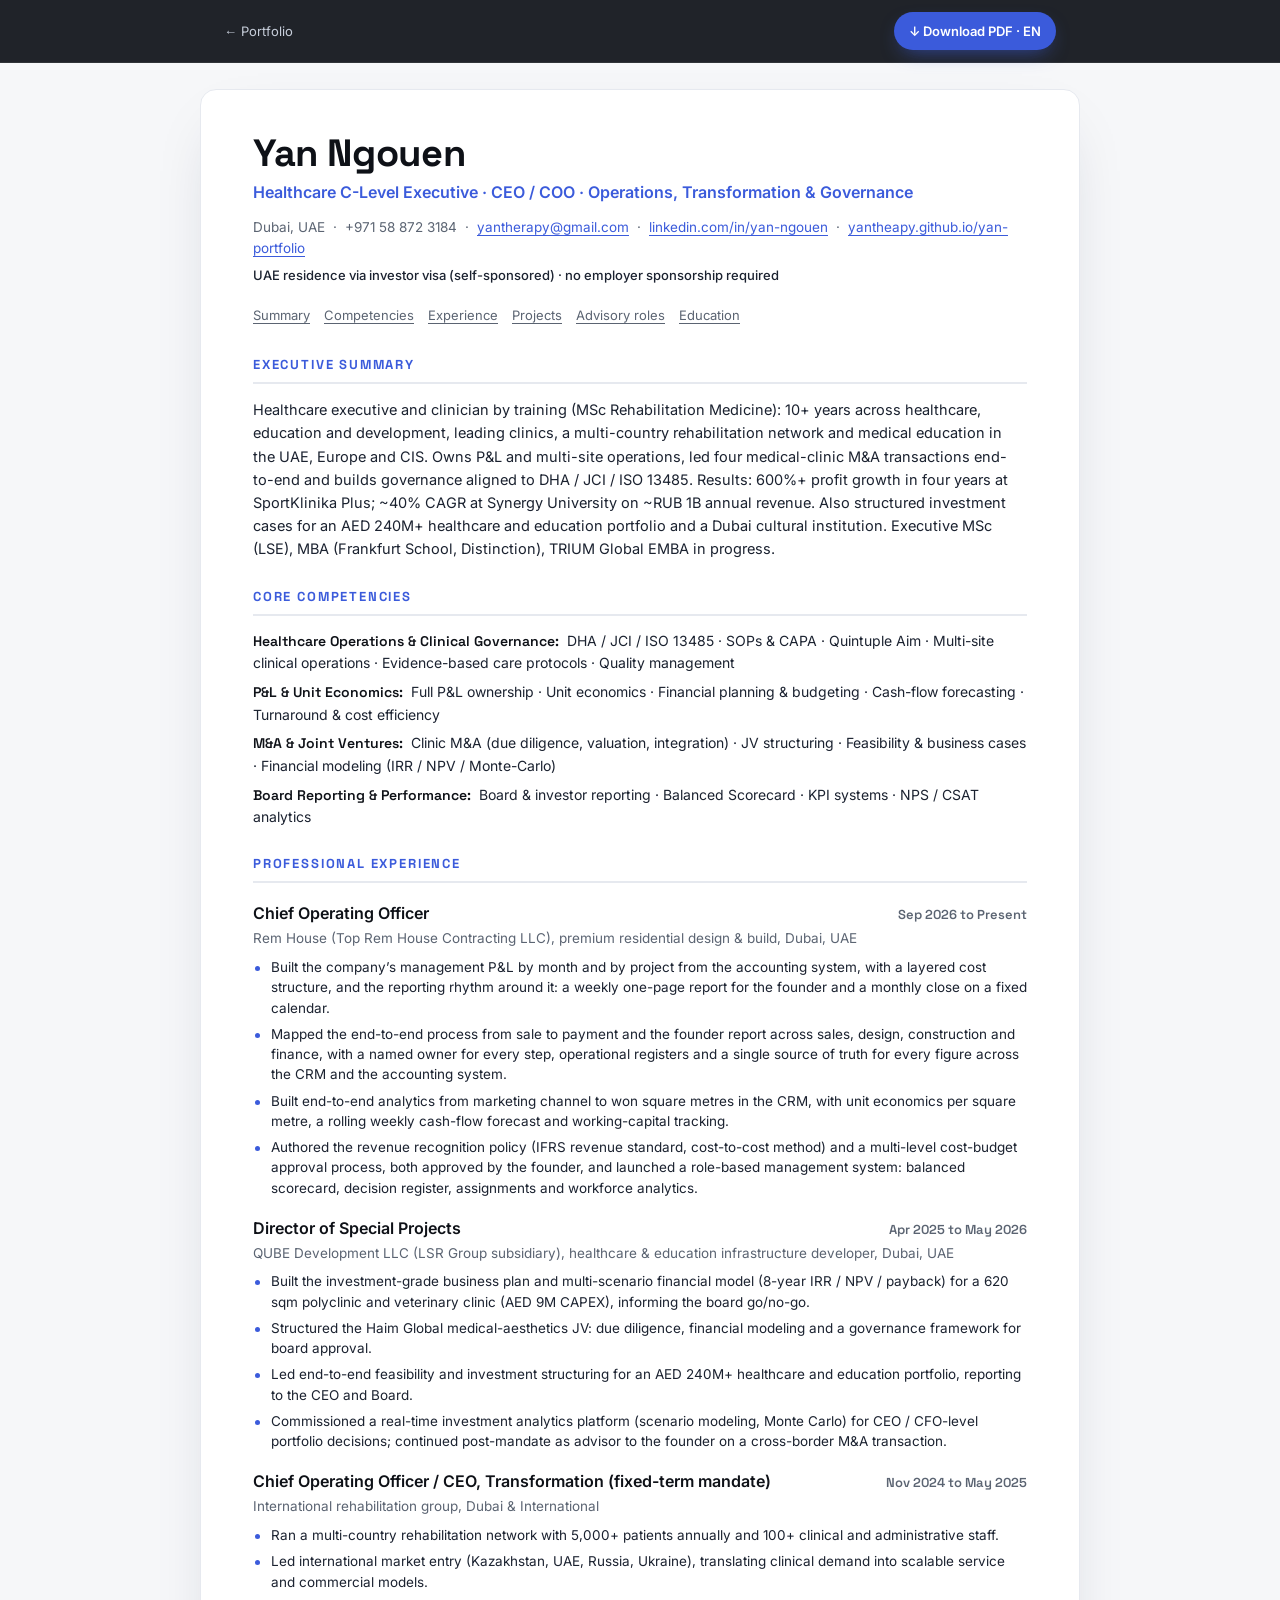
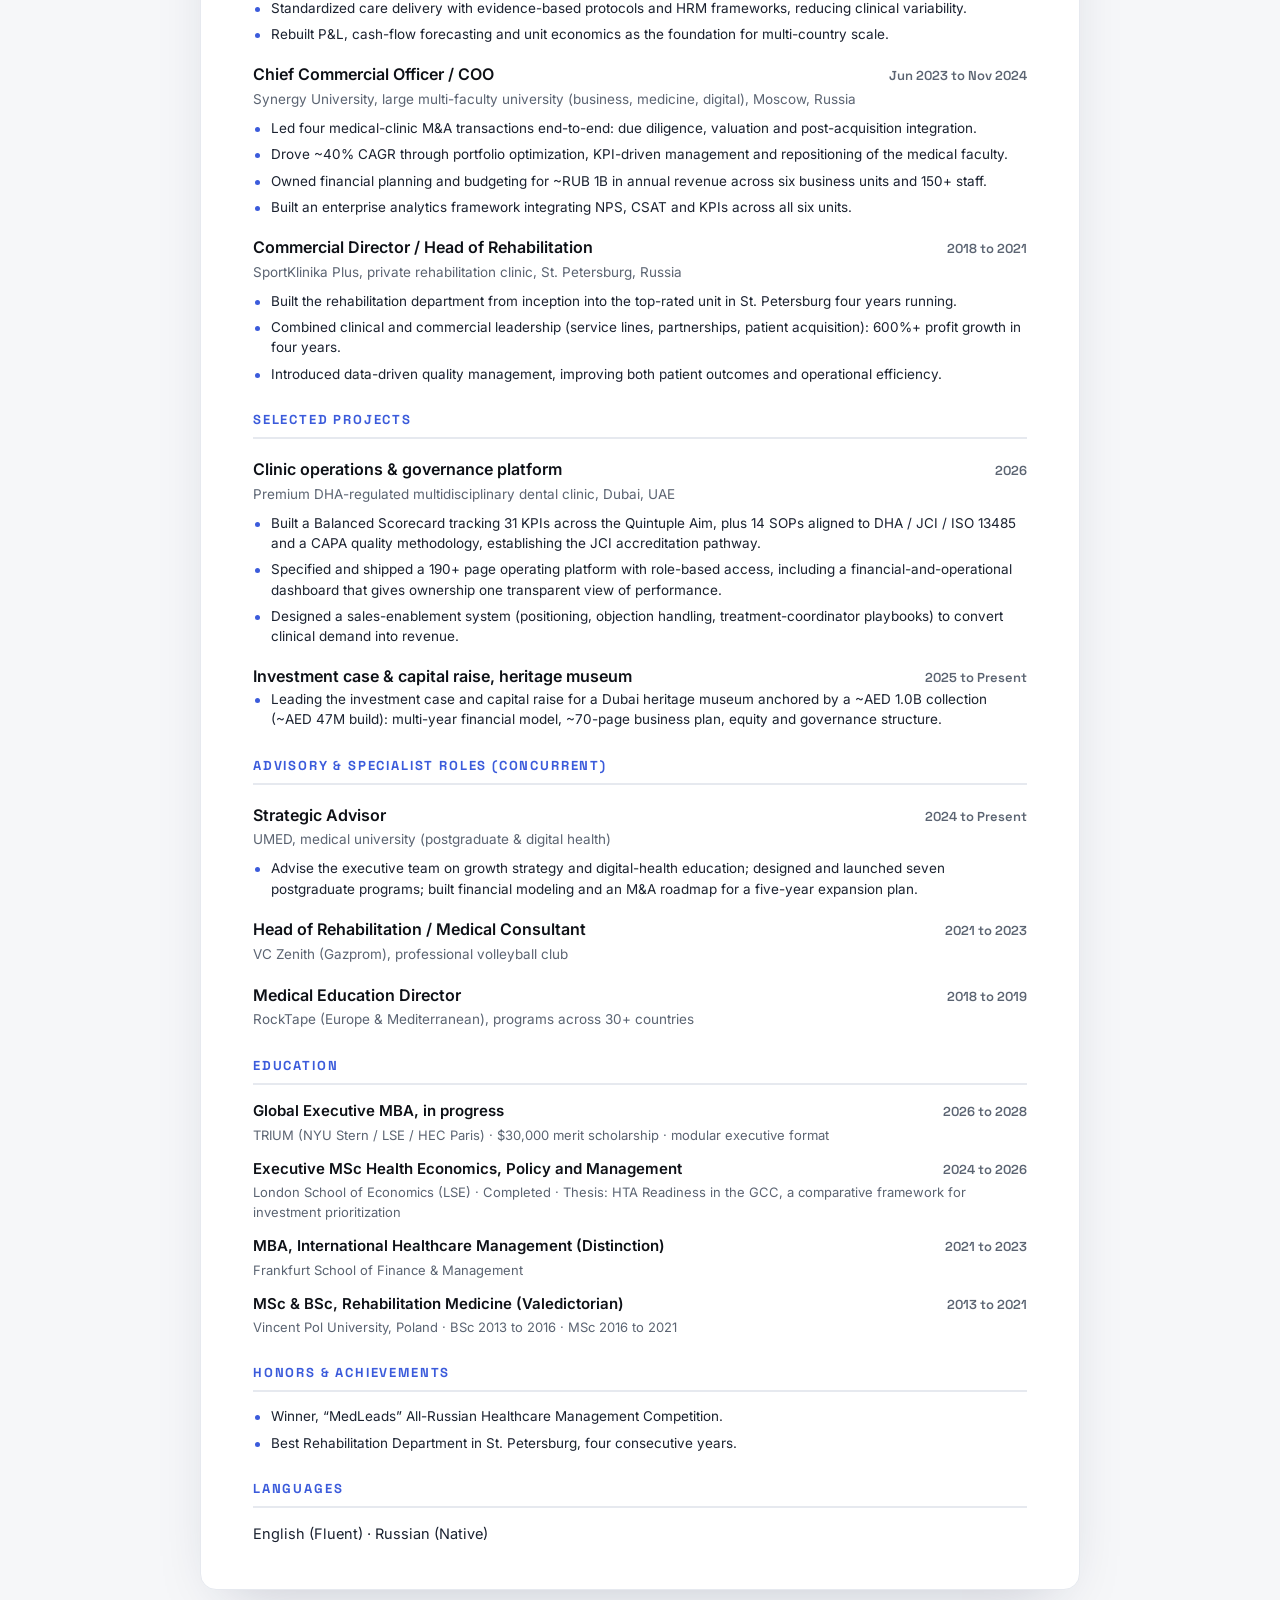
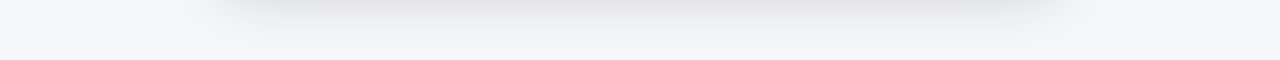
<file: cv.html>
<!DOCTYPE html>
<html lang="en">
<head>
<meta charset="UTF-8">
<meta name="viewport" content="width=device-width, initial-scale=1.0">
<title>Yan Ngouen — CV</title>
<meta name="robots" content="noindex, nofollow">
<meta name="googlebot" content="noindex, nofollow">
<link rel="icon" type="image/png" href="favicon.png">
<link rel="stylesheet" href="assets/fonts.css">
<style>
  :root{--ink:#0E1117;--ink2:#171C28;--paper:#FFFFFF;--bg:#F6F7F9;--text:#1B2230;--muted:#5B6472;--line:#E6E9EF;--accent:#3B5BDB;--accent2:#7C9CFF}
  *{box-sizing:border-box;margin:0;padding:0}
  html{scroll-behavior:smooth}
  body{font-family:'Inter',sans-serif;color:var(--text);background:var(--bg);line-height:1.55;font-weight:400;-webkit-font-smoothing:antialiased}
  h1,h2,h3,h4{font-family:'Space Grotesk',sans-serif;letter-spacing:-.01em}
  a{color:var(--accent);text-decoration:none}

  /* top bar */
  .bar{position:sticky;top:0;z-index:20;background:rgba(14,17,23,.92);backdrop-filter:blur(14px);border-bottom:1px solid rgba(255,255,255,.08)}
  .bar-in{max-width:880px;margin:0 auto;padding:12px 24px;display:flex;align-items:center;gap:12px;flex-wrap:wrap}
  .bar a.back{color:#C7CEDA;font-size:13px;margin-right:auto;padding:6px 0}
  .bar a.back:hover{color:#fff}
  .btn{display:inline-flex;align-items:center;gap:7px;font-size:13px;font-weight:600;padding:9px 15px;border-radius:999px;transition:transform .15s,background .2s,border-color .2s}
  .btn.pri{background:var(--accent);color:#fff;box-shadow:0 8px 20px -8px rgba(59,91,219,.7)}
  .btn.pri:hover{transform:translateY(-1px);background:#2F4BC4}
  .btn.sec{background:transparent;color:#C7CEDA;border:1px solid rgba(255,255,255,.18)}
  .btn.sec:hover{border-color:var(--accent2);color:#fff}

  .doc{max-width:880px;margin:26px auto 70px;background:var(--paper);border:1px solid var(--line);border-radius:16px;box-shadow:0 24px 60px -28px rgba(22,32,68,.25);padding:44px 52px}
  .name{font-size:38px;font-weight:700;color:var(--ink);line-height:1}
  .headline{font-size:16px;color:var(--accent);font-weight:600;margin-top:8px}
  .contact{font-size:13.5px;color:var(--muted);margin-top:12px}
  .visa{font-size:13px;color:var(--text);margin-top:6px;font-weight:500}
  hr{border:0;border-top:1px solid var(--line);margin:26px 0}

  .sec{font-family:'Space Grotesk';font-size:13px;font-weight:700;letter-spacing:.14em;text-transform:uppercase;color:var(--accent);margin:26px 0 14px;padding-bottom:7px;border-bottom:2px solid var(--line);scroll-margin-top:70px}
  .toc{display:flex;flex-wrap:wrap;gap:6px 14px;margin-top:16px;font-size:13px}
  .toc a{color:var(--muted);text-decoration:underline;text-underline-offset:3px;padding:4px 0}
  .toc a:hover{color:var(--accent)}
  .contact a{text-decoration:underline;text-underline-offset:3px}
  p.lead{font-size:14.5px;color:var(--text);line-height:1.6}
  .comp{font-size:14px;margin:7px 0;color:var(--text)}
  .comp b{color:var(--ink);font-family:'Space Grotesk';font-weight:600}

  .job{margin:18px 0}
  .job-h{display:flex;justify-content:space-between;align-items:baseline;gap:14px;flex-wrap:wrap}
  .job-t{font-size:16px;font-weight:600;color:var(--ink)}
  .job-d{font-size:13px;color:var(--muted);font-family:'Space Grotesk';white-space:nowrap}
  .job-c{font-size:13.5px;color:var(--muted);margin:2px 0 8px}
  ul{margin:0;padding-left:0;list-style:none;display:grid;gap:6px}
  li{position:relative;padding-left:18px;font-size:13.5px;color:var(--text);line-height:1.5}
  li::before{content:"";position:absolute;left:2px;top:9px;width:5px;height:5px;border-radius:50%;background:var(--accent)}
  .edu{margin:12px 0}
  .edu .job-t{font-size:15px}
  .edu .sub{font-size:13px;color:var(--muted);margin-top:2px}

  @media(max-width:640px){.doc{padding:30px 22px;margin:16px;border-radius:12px}.name{font-size:30px}.job-d{white-space:normal}}
  @media print{.bar,.toc{display:none}.doc{box-shadow:none;border:0;margin:0;max-width:100%;padding:0;border-radius:0}body{background:#fff;font-size:11.5px;line-height:1.45}.name{font-size:26px}.headline{font-size:13px;margin-top:6px}.contact,.visa{font-size:10.5px;margin-top:6px}.sec{font-size:10px;margin:13px 0 7px;padding-bottom:4px}p.lead{font-size:11px;line-height:1.45}.comp{font-size:11px;margin:4px 0}.job{margin:9px 0;break-inside:avoid}.job-t{font-size:12.5px}.job-c,.job-d{font-size:10.5px}.job-c{margin:1px 0 4px}li{font-size:10.8px;line-height:1.4;padding-left:14px}li::before{top:7px;width:4px;height:4px}ul{gap:2px}.edu{margin:7px 0;break-inside:avoid}.edu .job-t{font-size:12px}.edu .sub{font-size:10.5px}hr{margin:12px 0}a{color:var(--text)}}
</style>
</head>
<body>
  <header class="bar">
    <div class="bar-in">
      <a class="back" href="index.html">&larr; Portfolio</a>
      <a class="btn pri" href="YanNgouen_CV.pdf" download>&#8595; Download PDF · EN</a>
    </div>
  </header>

  <main class="doc">
    <h1 class="name">Yan Ngouen</h1>
    <div class="headline">Healthcare C-Level Executive · CEO / COO · Operations, Transformation &amp; Governance</div>
    <div class="contact">Dubai, UAE &nbsp;·&nbsp; +971 58 872 3184 &nbsp;·&nbsp; <a href="mailto:yantherapy@gmail.com">yantherapy@gmail.com</a> &nbsp;·&nbsp; <a href="https://www.linkedin.com/in/yan-ngouen/">linkedin.com/in/yan-ngouen</a> &nbsp;·&nbsp; <a href="https://yantheapy.github.io/yan-portfolio/">yantheapy.github.io/yan-portfolio</a></div>
    <div class="visa">UAE residence via investor visa (self-sponsored) · no employer sponsorship required</div>
    <nav class="toc" aria-label="Sections"><a href="#summary">Summary</a><a href="#competencies">Competencies</a><a href="#experience">Experience</a><a href="#projects">Projects</a><a href="#advisory">Advisory roles</a><a href="#education">Education</a></nav>

    <h2 class="sec" id="summary">Executive summary</h2>
    <p class="lead">Healthcare executive and clinician by training (MSc Rehabilitation Medicine): 10+ years across healthcare, education and development, leading clinics, a multi-country rehabilitation network and medical education in the UAE, Europe and CIS. Owns P&amp;L and multi-site operations, led four medical-clinic M&amp;A transactions end-to-end and builds governance aligned to DHA / JCI / ISO 13485. Results: 600%+ profit growth in four years at SportKlinika Plus; ~40% CAGR at Synergy University on ~RUB 1B annual revenue. Also structured investment cases for an AED 240M+ healthcare and education portfolio and a Dubai cultural institution. Executive MSc (LSE), MBA (Frankfurt School, Distinction), TRIUM Global EMBA in progress.</p>

    <h2 class="sec" id="competencies">Core competencies</h2>
    <div class="comp"><b>Healthcare Operations &amp; Clinical Governance:</b>&nbsp; DHA / JCI / ISO 13485 · SOPs &amp; CAPA · Quintuple Aim · Multi-site clinical operations · Evidence-based care protocols · Quality management</div>
    <div class="comp"><b>P&amp;L &amp; Unit Economics:</b>&nbsp; Full P&amp;L ownership · Unit economics · Financial planning &amp; budgeting · Cash-flow forecasting · Turnaround &amp; cost efficiency</div>
    <div class="comp"><b>M&amp;A &amp; Joint Ventures:</b>&nbsp; Clinic M&amp;A (due diligence, valuation, integration) · JV structuring · Feasibility &amp; business cases · Financial modeling (IRR / NPV / Monte-Carlo)</div>
    <div class="comp"><b>Board Reporting &amp; Performance:</b>&nbsp; Board &amp; investor reporting · Balanced Scorecard · KPI systems · NPS / CSAT analytics</div>

    <h2 class="sec" id="experience">Professional experience</h2>

    <div class="job">
      <div class="job-h"><span class="job-t">Chief Operating Officer</span><span class="job-d">Sep 2026 to Present</span></div>
      <div class="job-c">Rem House (Top Rem House Contracting LLC), premium residential design &amp; build, Dubai, UAE</div>
      <ul>
        <li>Built the company&rsquo;s management P&amp;L by month and by project from the accounting system, with a layered cost structure, and the reporting rhythm around it: a weekly one-page report for the founder and a monthly close on a fixed calendar.</li>
        <li>Mapped the end-to-end process from sale to payment and the founder report across sales, design, construction and finance, with a named owner for every step, operational registers and a single source of truth for every figure across the CRM and the accounting system.</li>
        <li>Built end-to-end analytics from marketing channel to won square metres in the CRM, with unit economics per square metre, a rolling weekly cash-flow forecast and working-capital tracking.</li>
        <li>Authored the revenue recognition policy (IFRS revenue standard, cost-to-cost method) and a multi-level cost-budget approval process, both approved by the founder, and launched a role-based management system: balanced scorecard, decision register, assignments and workforce analytics.</li>
      </ul>
    </div>

    <div class="job">
      <div class="job-h"><span class="job-t">Director of Special Projects</span><span class="job-d">Apr 2025 to May 2026</span></div>
      <div class="job-c">QUBE Development LLC (LSR Group subsidiary), healthcare &amp; education infrastructure developer, Dubai, UAE</div>
      <ul>
        <li>Built the investment-grade business plan and multi-scenario financial model (8-year IRR / NPV / payback) for a 620 sqm polyclinic and veterinary clinic (AED 9M CAPEX), informing the board go/no-go.</li>
        <li>Structured the Haim Global medical-aesthetics JV: due diligence, financial modeling and a governance framework for board approval.</li>
        <li>Led end-to-end feasibility and investment structuring for an AED 240M+ healthcare and education portfolio, reporting to the CEO and Board.</li>
        <li>Commissioned a real-time investment analytics platform (scenario modeling, Monte Carlo) for CEO / CFO-level portfolio decisions; continued post-mandate as advisor to the founder on a cross-border M&amp;A transaction.</li>
      </ul>
    </div>

    <div class="job">
      <div class="job-h"><span class="job-t">Chief Operating Officer / CEO, Transformation (fixed-term mandate)</span><span class="job-d">Nov 2024 to May 2025</span></div>
      <div class="job-c">International rehabilitation group, Dubai &amp; International</div>
      <ul>
        <li>Ran a multi-country rehabilitation network with 5,000+ patients annually and 100+ clinical and administrative staff.</li>
        <li>Led international market entry (Kazakhstan, UAE, Russia, Ukraine), translating clinical demand into scalable service and commercial models.</li>
        <li>Standardized care delivery with evidence-based protocols and HRM frameworks, reducing clinical variability.</li>
        <li>Rebuilt P&amp;L, cash-flow forecasting and unit economics as the foundation for multi-country scale.</li>
      </ul>
    </div>

    <div class="job">
      <div class="job-h"><span class="job-t">Chief Commercial Officer / COO</span><span class="job-d">Jun 2023 to Nov 2024</span></div>
      <div class="job-c">Synergy University, large multi-faculty university (business, medicine, digital), Moscow, Russia</div>
      <ul>
        <li>Led four medical-clinic M&amp;A transactions end-to-end: due diligence, valuation and post-acquisition integration.</li>
        <li>Drove ~40% CAGR through portfolio optimization, KPI-driven management and repositioning of the medical faculty.</li>
        <li>Owned financial planning and budgeting for ~RUB 1B in annual revenue across six business units and 150+ staff.</li>
        <li>Built an enterprise analytics framework integrating NPS, CSAT and KPIs across all six units.</li>
      </ul>
    </div>

    <div class="job">
      <div class="job-h"><span class="job-t">Commercial Director / Head of Rehabilitation</span><span class="job-d">2018 to 2021</span></div>
      <div class="job-c">SportKlinika Plus, private rehabilitation clinic, St. Petersburg, Russia</div>
      <ul>
        <li>Built the rehabilitation department from inception into the top-rated unit in St. Petersburg four years running.</li>
        <li>Combined clinical and commercial leadership (service lines, partnerships, patient acquisition): 600%+ profit growth in four years.</li>
        <li>Introduced data-driven quality management, improving both patient outcomes and operational efficiency.</li>
      </ul>
    </div>

    <h2 class="sec" id="projects">Selected projects</h2>
    <div class="job">
      <div class="job-h"><span class="job-t">Clinic operations &amp; governance platform</span><span class="job-d">2026</span></div>
      <div class="job-c">Premium DHA-regulated multidisciplinary dental clinic, Dubai, UAE</div>
      <ul>
        <li>Built a Balanced Scorecard tracking 31 KPIs across the Quintuple Aim, plus 14 SOPs aligned to DHA / JCI / ISO 13485 and a CAPA quality methodology, establishing the JCI accreditation pathway.</li>
        <li>Specified and shipped a 190+ page operating platform with role-based access, including a financial-and-operational dashboard that gives ownership one transparent view of performance.</li>
        <li>Designed a sales-enablement system (positioning, objection handling, treatment-coordinator playbooks) to convert clinical demand into revenue.</li>
      </ul>
    </div>
    <div class="job">
      <div class="job-h"><span class="job-t">Investment case &amp; capital raise, heritage museum</span><span class="job-d">2025 to Present</span></div>
      <ul>
        <li>Leading the investment case and capital raise for a Dubai heritage museum anchored by a ~AED 1.0B collection (~AED 47M build): multi-year financial model, ~70-page business plan, equity and governance structure.</li>
      </ul>
    </div>

    <h2 class="sec" id="advisory">Advisory &amp; specialist roles (concurrent)</h2>
    <div class="job">
      <div class="job-h"><span class="job-t">Strategic Advisor</span><span class="job-d">2024 to Present</span></div>
      <div class="job-c">UMED, medical university (postgraduate &amp; digital health)</div>
      <ul><li>Advise the executive team on growth strategy and digital-health education; designed and launched seven postgraduate programs; built financial modeling and an M&amp;A roadmap for a five-year expansion plan.</li></ul>
    </div>
    <div class="job">
      <div class="job-h"><span class="job-t">Head of Rehabilitation / Medical Consultant</span><span class="job-d">2021 to 2023</span></div>
      <div class="job-c">VC Zenith (Gazprom), professional volleyball club</div>
    </div>
    <div class="job">
      <div class="job-h"><span class="job-t">Medical Education Director</span><span class="job-d">2018 to 2019</span></div>
      <div class="job-c">RockTape (Europe &amp; Mediterranean), programs across 30+ countries</div>
    </div>

    <h2 class="sec" id="education">Education</h2>
    <div class="edu"><div class="job-h"><span class="job-t">Global Executive MBA, in progress</span><span class="job-d">2026 to 2028</span></div><div class="sub">TRIUM (NYU Stern / LSE / HEC Paris) · $30,000 merit scholarship · modular executive format</div></div>
    <div class="edu"><div class="job-h"><span class="job-t">Executive MSc Health Economics, Policy and Management</span><span class="job-d">2024 to 2026</span></div><div class="sub">London School of Economics (LSE) · Completed · Thesis: HTA Readiness in the GCC, a comparative framework for investment prioritization</div></div>
    <div class="edu"><div class="job-h"><span class="job-t">MBA, International Healthcare Management (Distinction)</span><span class="job-d">2021 to 2023</span></div><div class="sub">Frankfurt School of Finance &amp; Management</div></div>
    <div class="edu"><div class="job-h"><span class="job-t">MSc &amp; BSc, Rehabilitation Medicine (Valedictorian)</span><span class="job-d">2013 to 2021</span></div><div class="sub">Vincent Pol University, Poland · BSc 2013 to 2016 · MSc 2016 to 2021</div></div>

    <h2 class="sec" id="honors">Honors &amp; achievements</h2>
    <ul>
      <li>Winner, &ldquo;MedLeads&rdquo; All-Russian Healthcare Management Competition.</li>
      <li>Best Rehabilitation Department in St. Petersburg, four consecutive years.</li>
    </ul>

    <h2 class="sec" id="languages">Languages</h2>
    <p class="lead">English (Fluent) · Russian (Native)</p>
  </main>
</body>
</html>
</file>
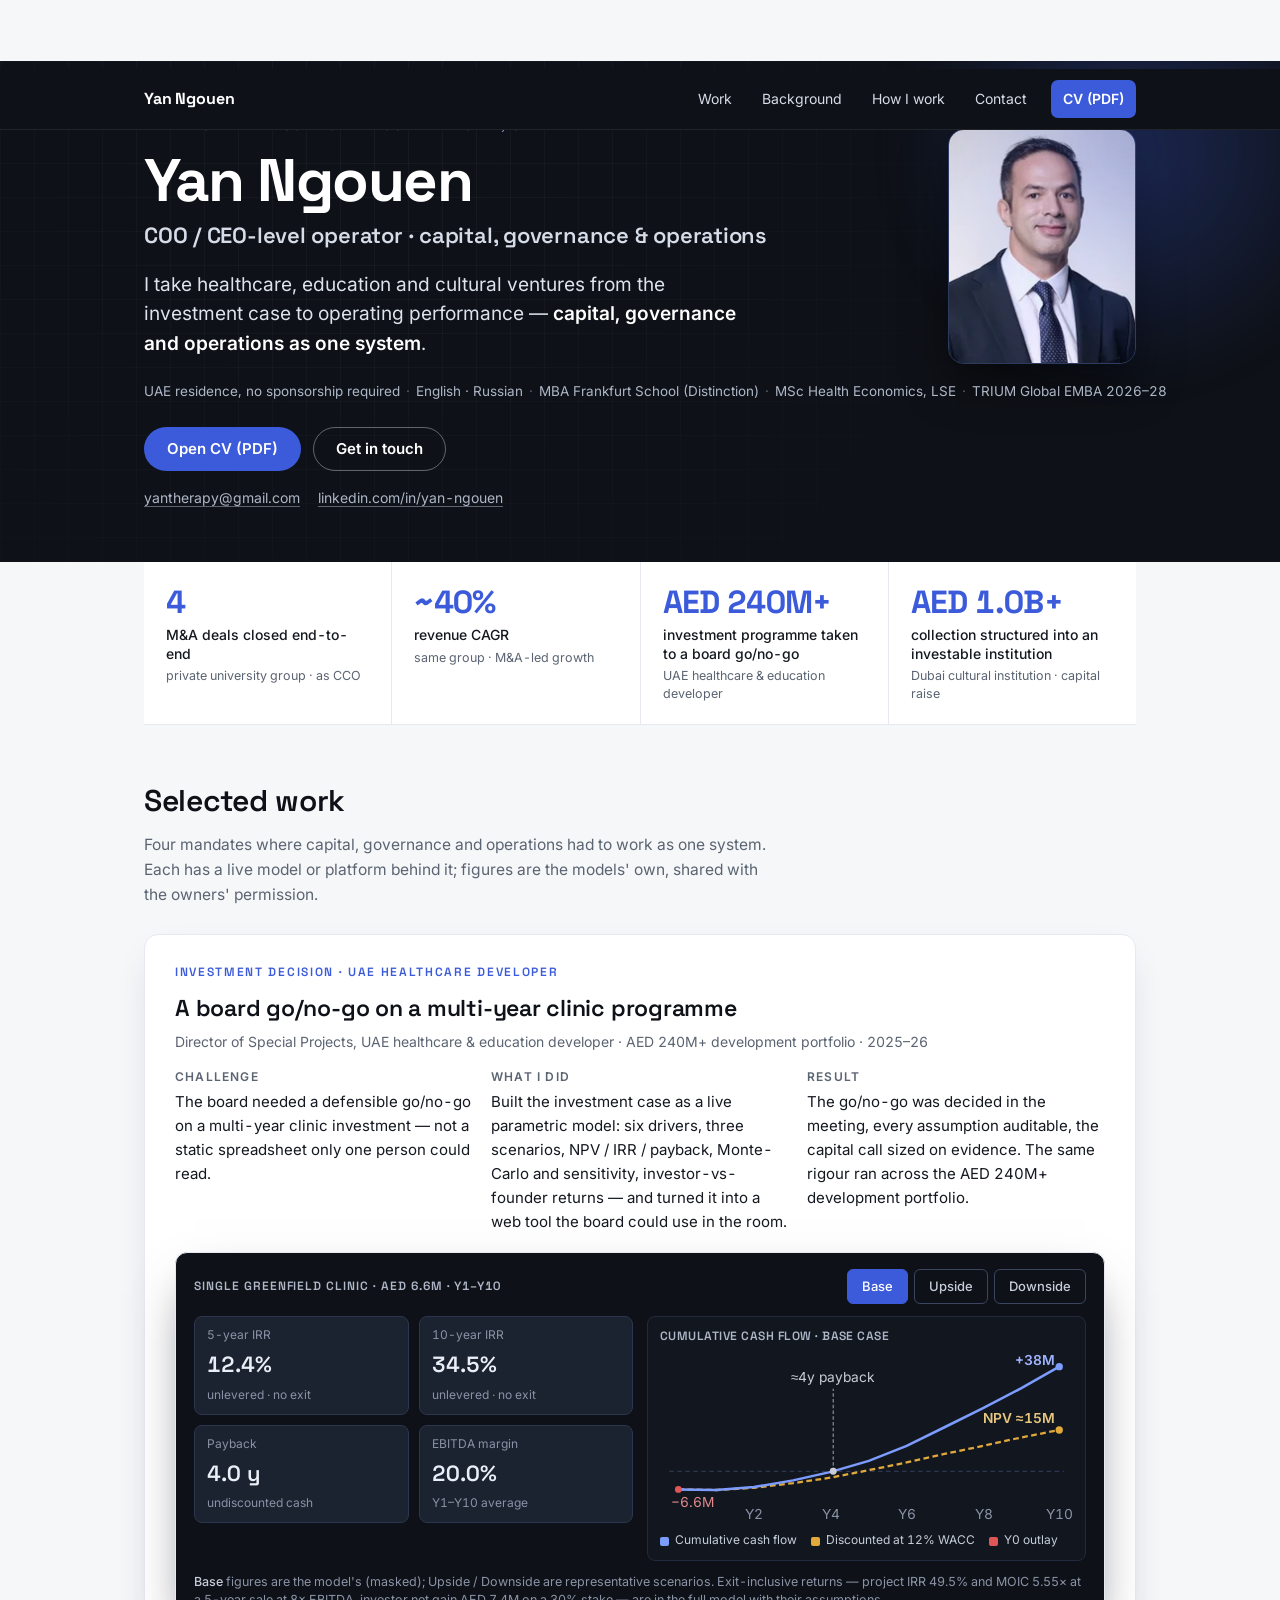
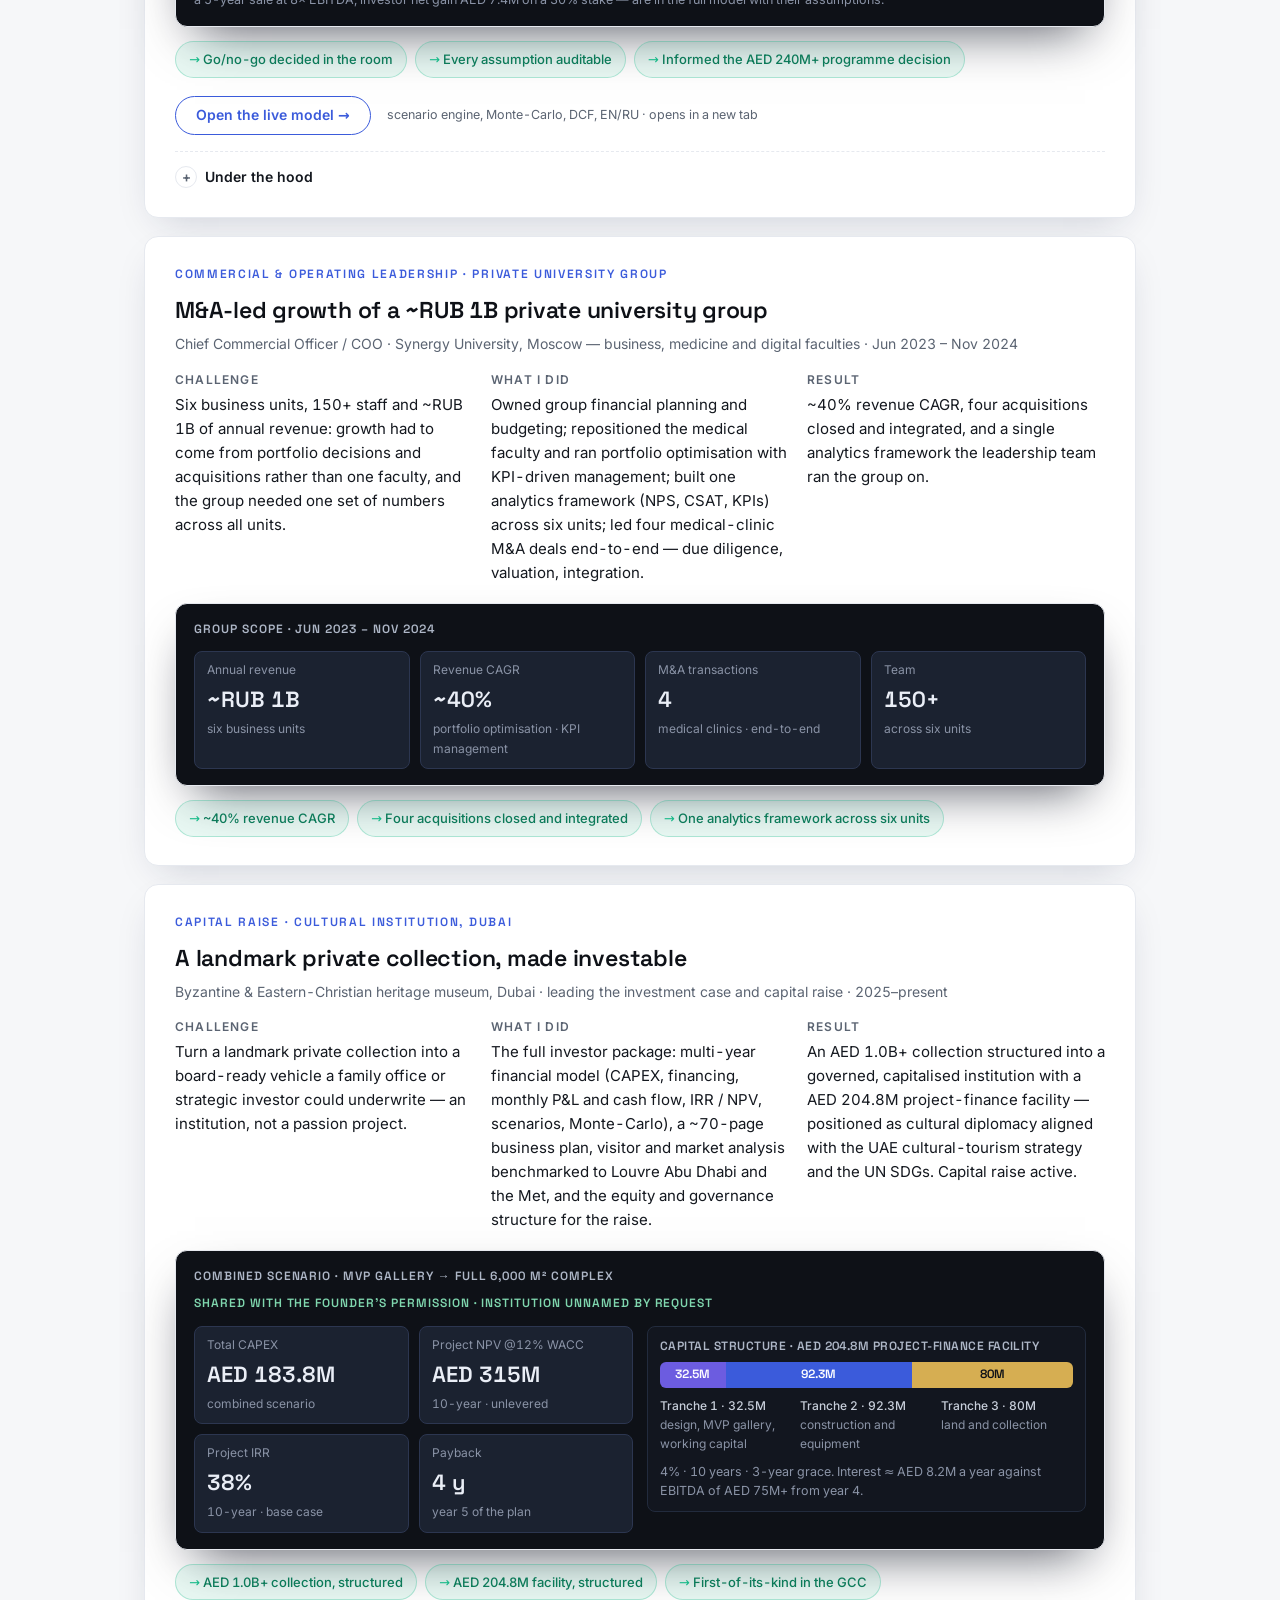
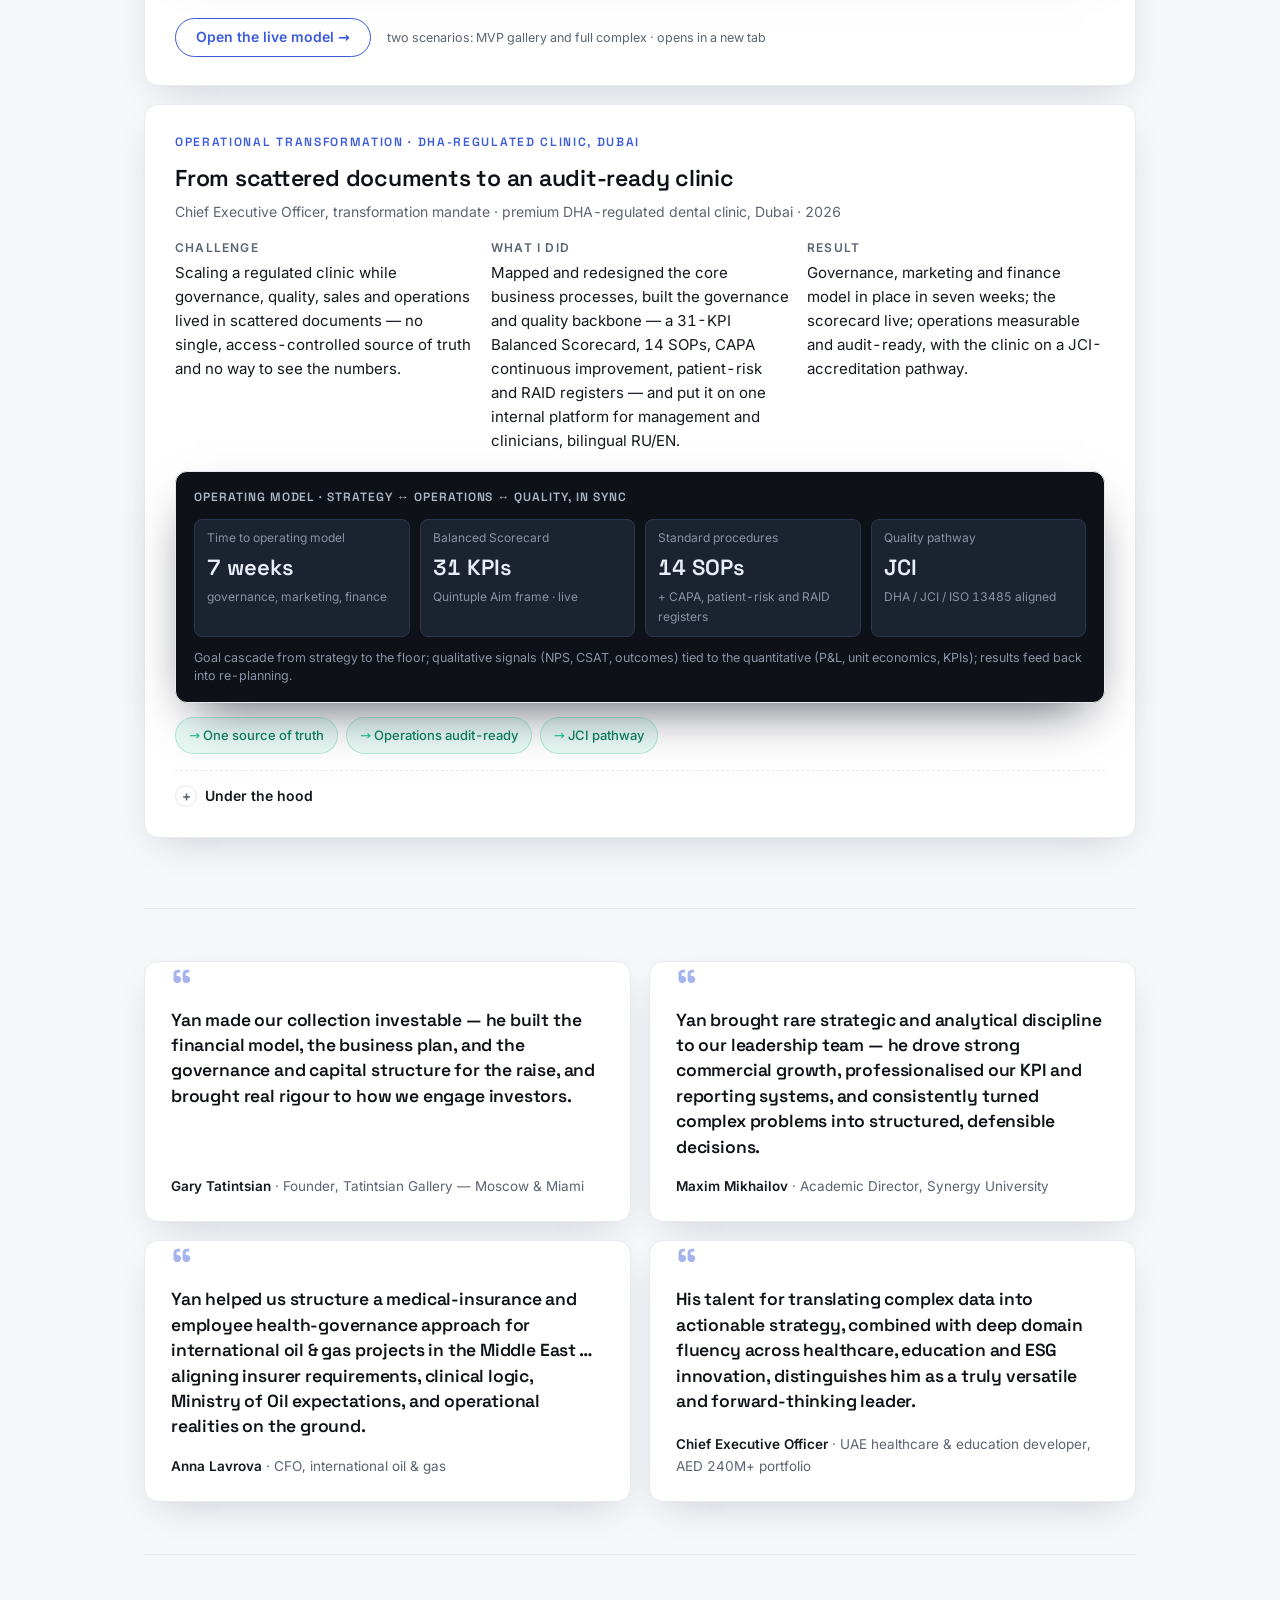
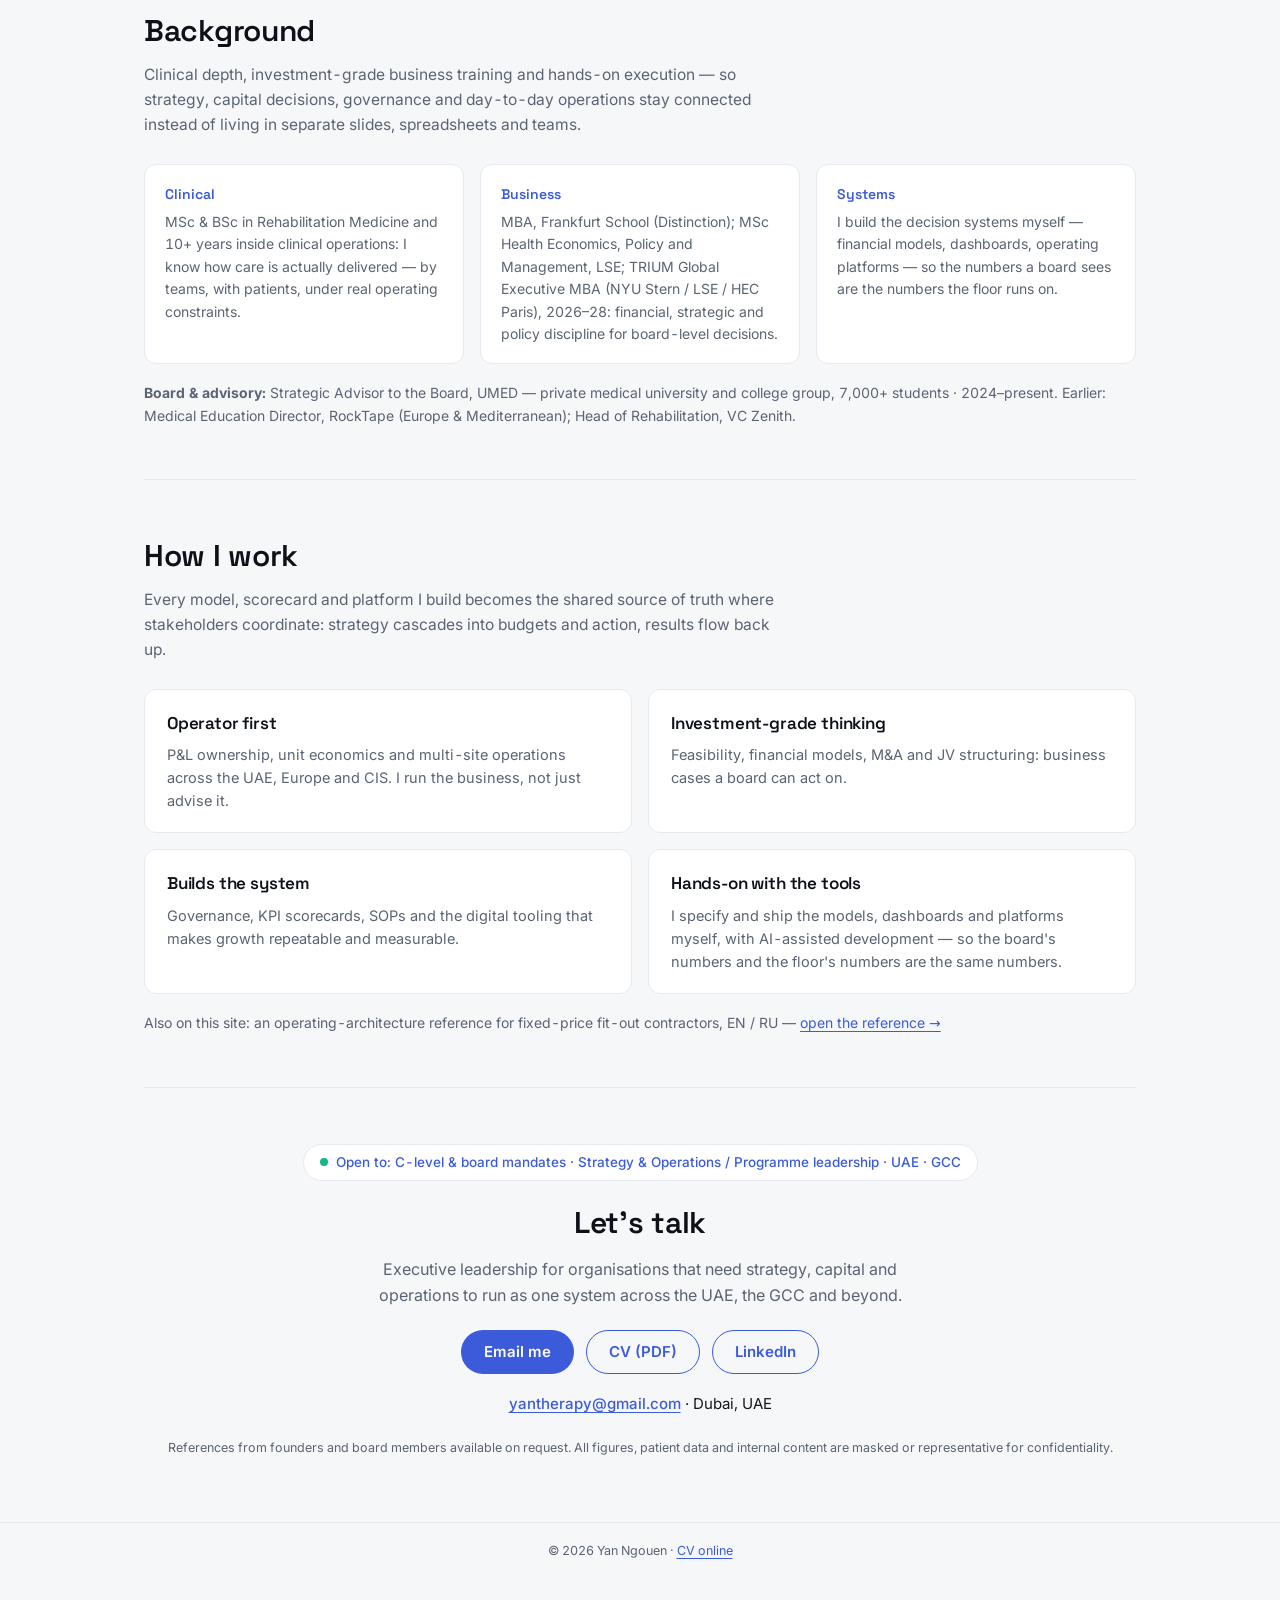
<file: museum.html>
<!doctype html>
<html lang="en">
<head>
<meta charset="utf-8">
<meta name="viewport" content="width=device-width,initial-scale=1">
<title>Case study — A Dubai cultural institution, made investable · Yan Ngouen</title>
<meta name="robots" content="noindex, nofollow">
<meta name="googlebot" content="noindex, nofollow">
<link rel="canonical" href="https://yantheapy.github.io/yan-portfolio/index.html">
<meta http-equiv="refresh" content="0; url=index.html#case-museum">
<link rel="icon" type="image/png" href="favicon.png">
<meta property="og:type" content="article">
<meta property="og:title" content="A Dubai cultural institution, made investable — case study">
<meta property="og:description" content="AED 1.0B+ collection structured into an investable institution: model, business plan, AED 204.8M facility, governance — cultural diplomacy, ESG / UN SDGs. By Yan Ngouen, Dubai.">
<meta property="og:url" content="https://yantheapy.github.io/yan-portfolio/index.html">
<meta property="og:image" content="https://yantheapy.github.io/yan-portfolio/og-museum.png">
<style>
  body{margin:0;min-height:100vh;display:grid;place-items:center;padding:24px;box-sizing:border-box;background:#F6F7F9;color:#14181F;font:16px/1.6 'Inter',system-ui,-apple-system,'Segoe UI',sans-serif;text-align:center}
  a{color:#4C6EF5}
</style>
</head>
<body>
<main>
  <p>This case study has moved to the portfolio. <a href="index.html#case-museum">Open the case study on the portfolio page</a>.</p>
</main>
</body>
</html>
</file>
<file: assets/fonts.css>
/* Self-hosted web fonts (SIL Open Font License 1.1)
   Inter — © The Inter Project Authors, https://github.com/rsms/inter
   Space Grotesk — © The Space Grotesk Project Authors, https://github.com/floriankarsten/space-grotesk
   Subsets: latin + cyrillic (Inter), latin (Space Grotesk). Only the faces a page actually uses are downloaded. */

@font-face{font-family:'Inter';font-style:normal;font-weight:400;font-display:swap;src:url(fonts/inter-latin-400-normal.woff2) format('woff2');unicode-range:U+0000-00FF,U+0131,U+0152-0153,U+02BB-02BC,U+02C6,U+02DA,U+02DC,U+0304,U+0308,U+0329,U+2000-206F,U+20AC,U+2122,U+2191,U+2193,U+2212,U+2215,U+FEFF,U+FFFD}
@font-face{font-family:'Inter';font-style:normal;font-weight:500;font-display:swap;src:url(fonts/inter-latin-500-normal.woff2) format('woff2');unicode-range:U+0000-00FF,U+0131,U+0152-0153,U+02BB-02BC,U+02C6,U+02DA,U+02DC,U+0304,U+0308,U+0329,U+2000-206F,U+20AC,U+2122,U+2191,U+2193,U+2212,U+2215,U+FEFF,U+FFFD}
@font-face{font-family:'Inter';font-style:normal;font-weight:600;font-display:swap;src:url(fonts/inter-latin-600-normal.woff2) format('woff2');unicode-range:U+0000-00FF,U+0131,U+0152-0153,U+02BB-02BC,U+02C6,U+02DA,U+02DC,U+0304,U+0308,U+0329,U+2000-206F,U+20AC,U+2122,U+2191,U+2193,U+2212,U+2215,U+FEFF,U+FFFD}
@font-face{font-family:'Inter';font-style:normal;font-weight:700;font-display:swap;src:url(fonts/inter-latin-700-normal.woff2) format('woff2');unicode-range:U+0000-00FF,U+0131,U+0152-0153,U+02BB-02BC,U+02C6,U+02DA,U+02DC,U+0304,U+0308,U+0329,U+2000-206F,U+20AC,U+2122,U+2191,U+2193,U+2212,U+2215,U+FEFF,U+FFFD}

@font-face{font-family:'Inter';font-style:normal;font-weight:400;font-display:swap;src:url(fonts/inter-cyrillic-400-normal.woff2) format('woff2');unicode-range:U+0301,U+0400-045F,U+0490-0491,U+04B0-04B1,U+2116}
@font-face{font-family:'Inter';font-style:normal;font-weight:500;font-display:swap;src:url(fonts/inter-cyrillic-500-normal.woff2) format('woff2');unicode-range:U+0301,U+0400-045F,U+0490-0491,U+04B0-04B1,U+2116}
@font-face{font-family:'Inter';font-style:normal;font-weight:600;font-display:swap;src:url(fonts/inter-cyrillic-600-normal.woff2) format('woff2');unicode-range:U+0301,U+0400-045F,U+0490-0491,U+04B0-04B1,U+2116}
@font-face{font-family:'Inter';font-style:normal;font-weight:700;font-display:swap;src:url(fonts/inter-cyrillic-700-normal.woff2) format('woff2');unicode-range:U+0301,U+0400-045F,U+0490-0491,U+04B0-04B1,U+2116}

@font-face{font-family:'Space Grotesk';font-style:normal;font-weight:600;font-display:swap;src:url(fonts/space-grotesk-latin-600-normal.woff2) format('woff2');unicode-range:U+0000-00FF,U+0131,U+0152-0153,U+02BB-02BC,U+02C6,U+02DA,U+02DC,U+0304,U+0308,U+0329,U+2000-206F,U+20AC,U+2122,U+2191,U+2193,U+2212,U+2215,U+FEFF,U+FFFD}
@font-face{font-family:'Space Grotesk';font-style:normal;font-weight:700;font-display:swap;src:url(fonts/space-grotesk-latin-700-normal.woff2) format('woff2');unicode-range:U+0000-00FF,U+0131,U+0152-0153,U+02BB-02BC,U+02C6,U+02DA,U+02DC,U+0304,U+0308,U+0329,U+2000-206F,U+20AC,U+2122,U+2191,U+2193,U+2212,U+2215,U+FEFF,U+FFFD}
</file>
